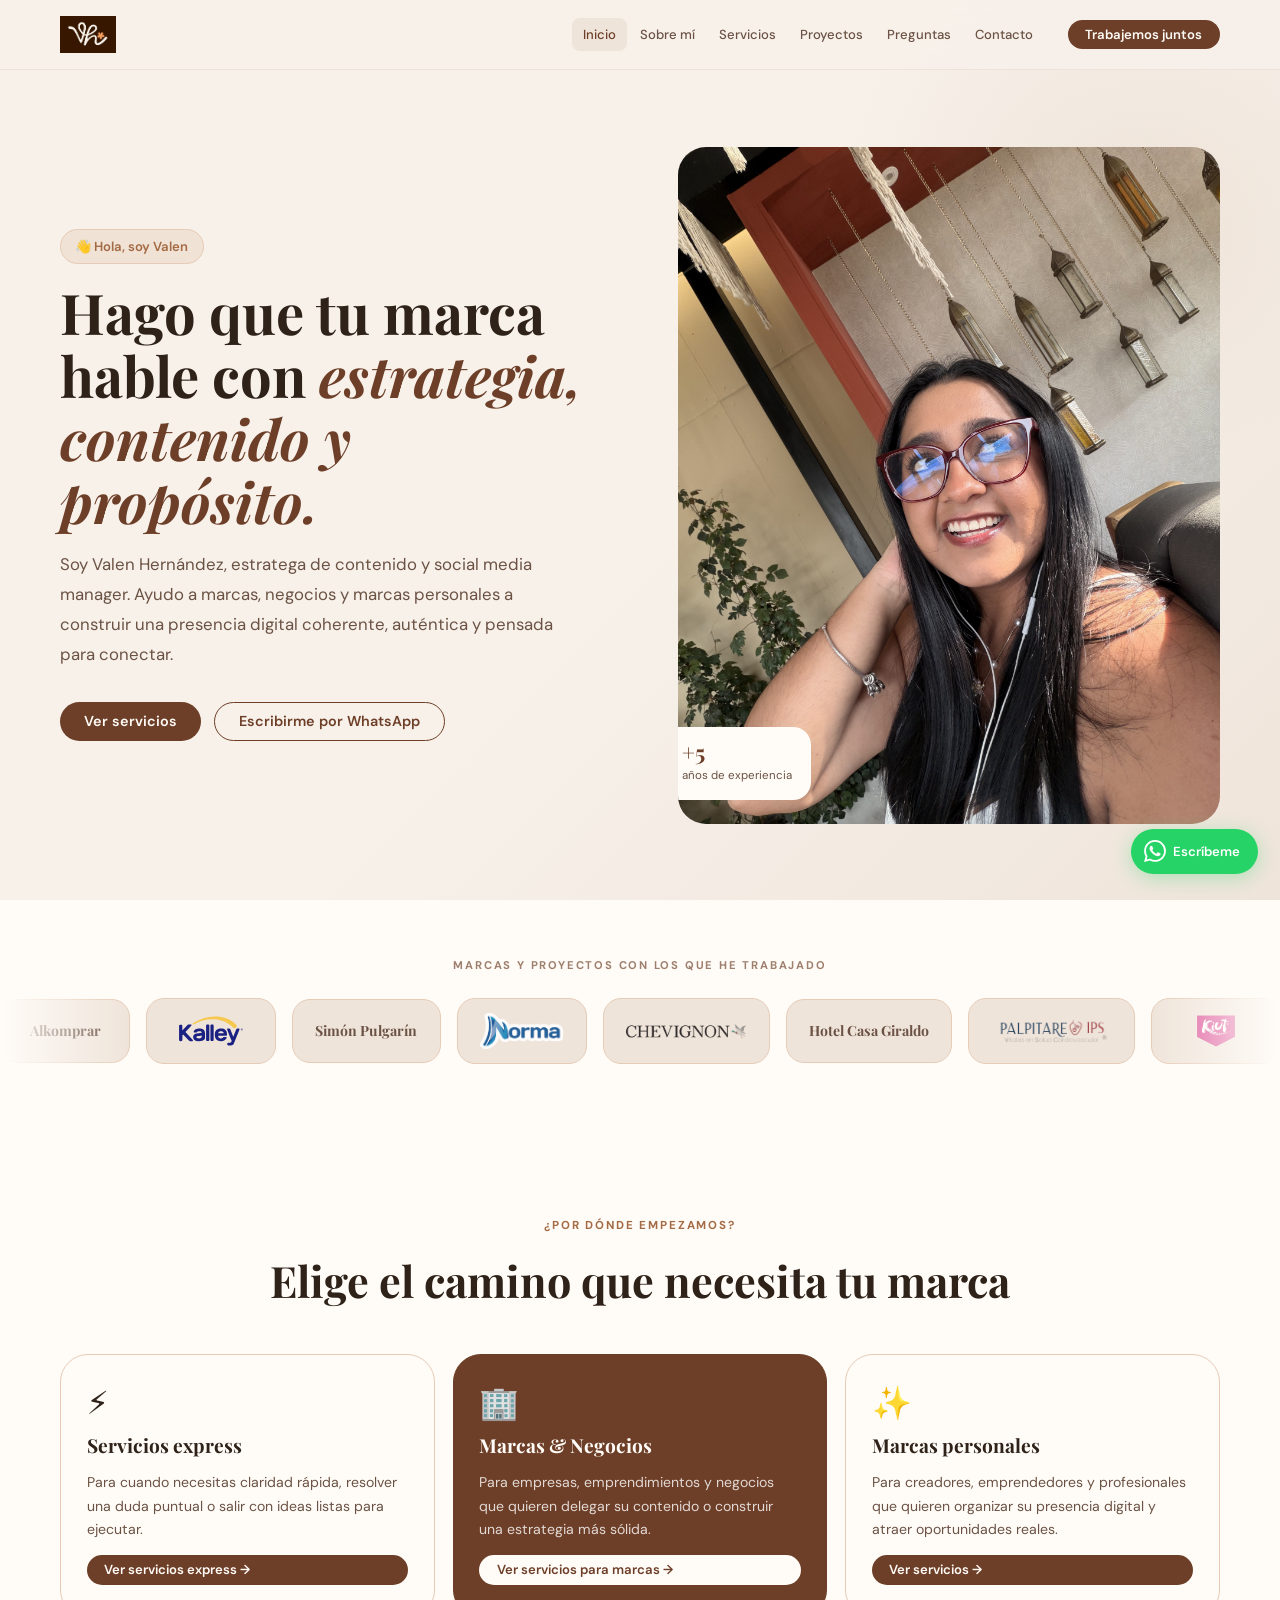
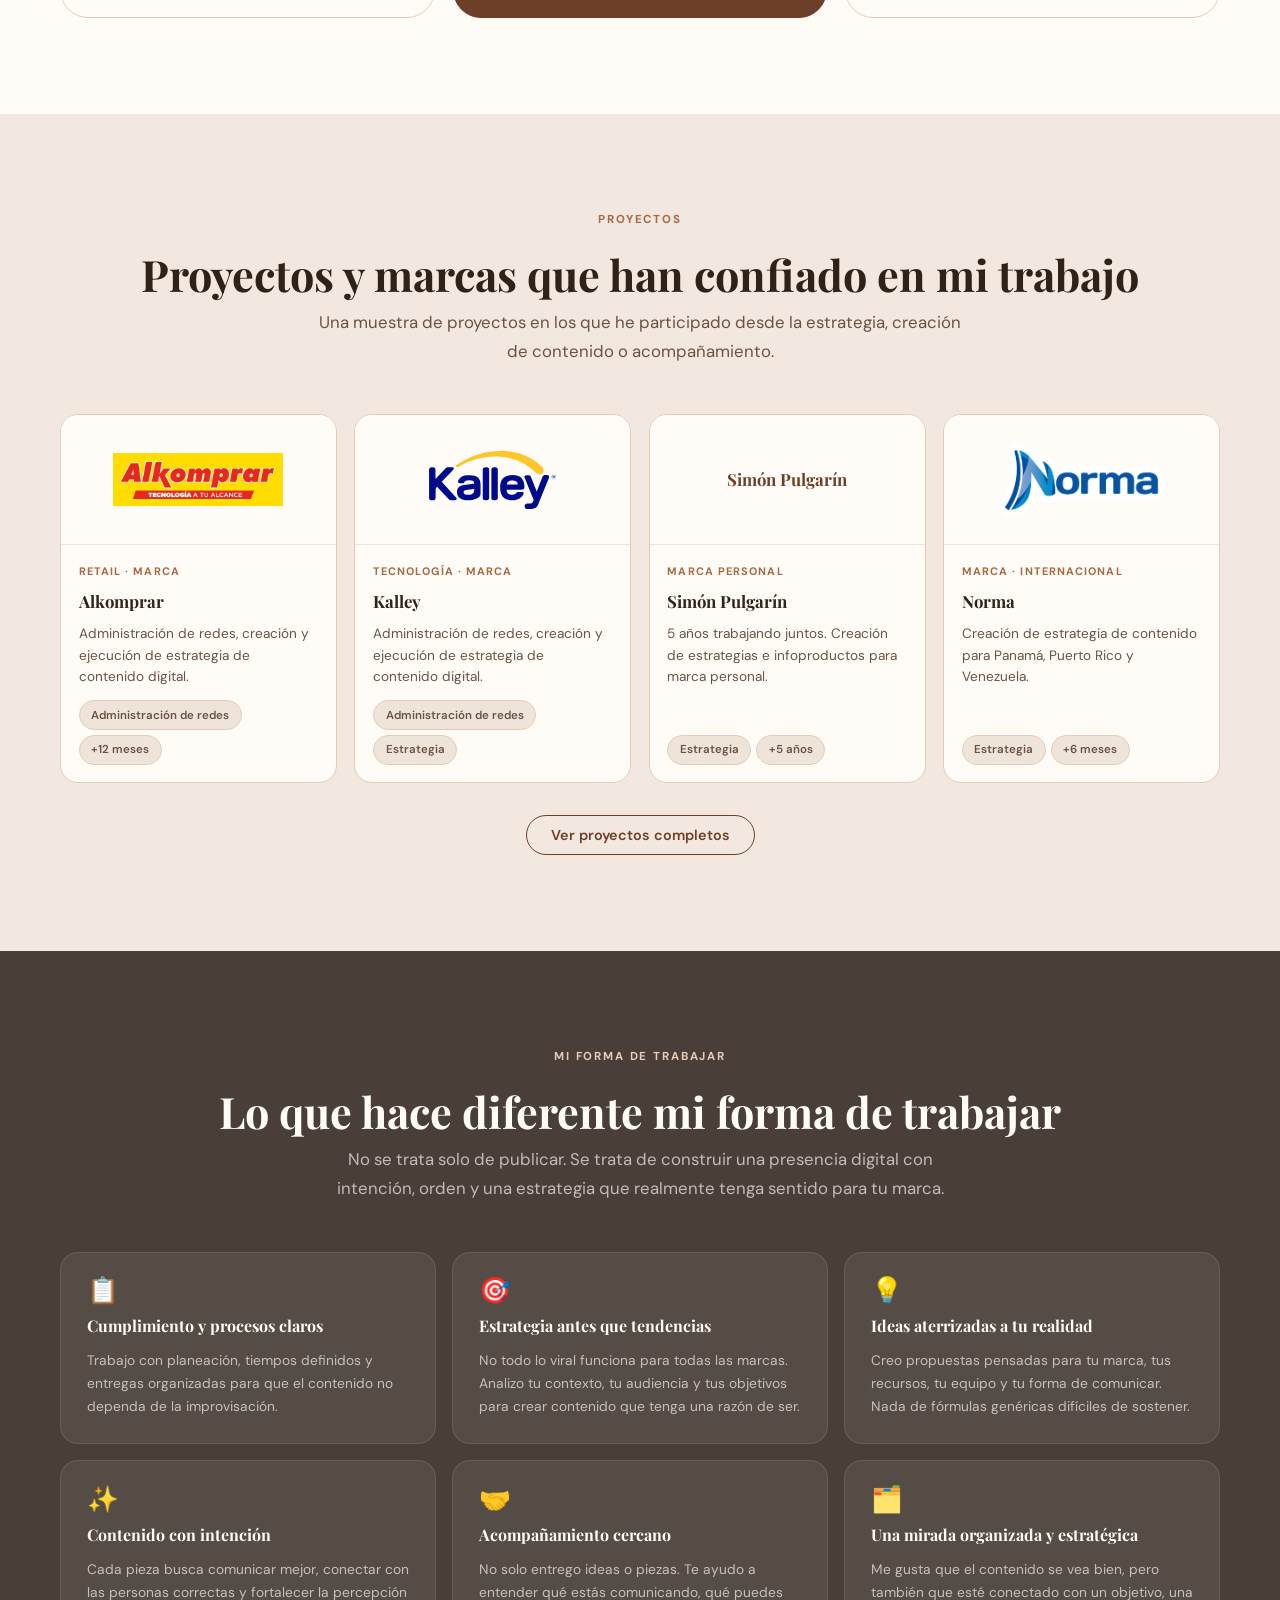
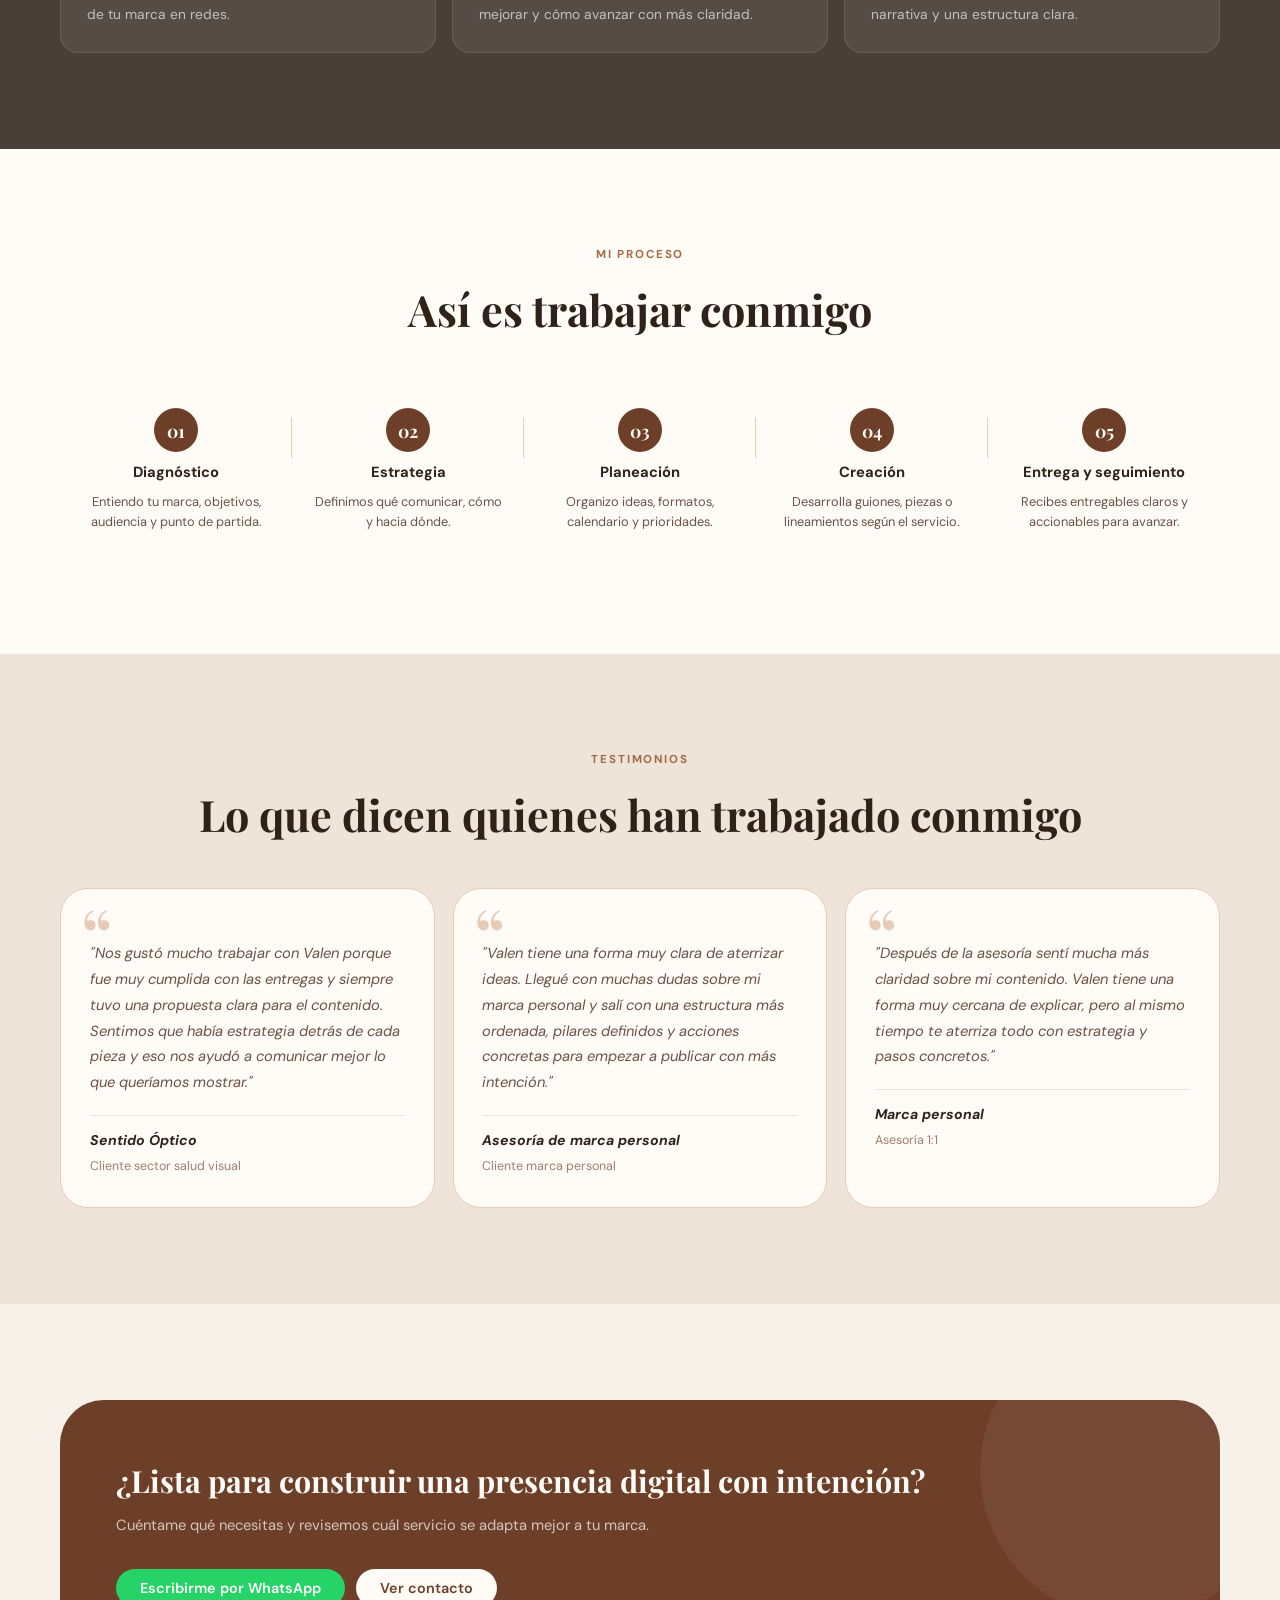
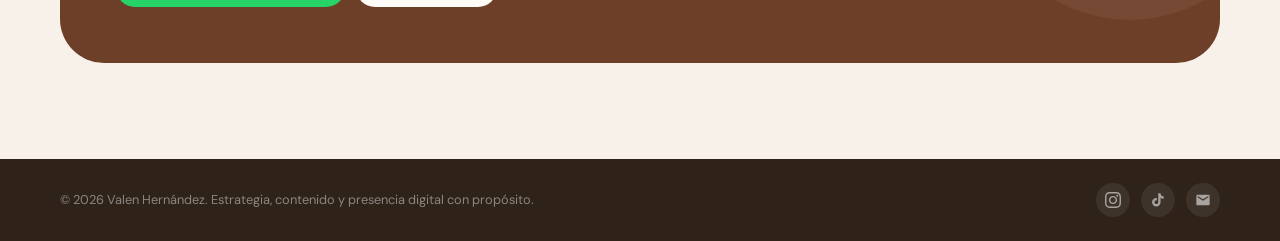
<file: index.html>
<!DOCTYPE html>
<html lang="es">
<head>
  <meta charset="UTF-8" />
  <meta name="viewport" content="width=device-width, initial-scale=1.0" />
  <title>Valen Hernández · Estratega de Contenido y Social Media Manager</title>
  <meta name="description" content="Ayudo a marcas, negocios y marcas personales a construir una presencia digital coherente, auténtica y pensada para conectar." />
  <meta property="og:title" content="Valen Hernández · Estratega de Contenido" />
  <meta property="og:description" content="Estrategia, contenido y presencia digital con propósito." />
  <meta property="og:url" content="https://soyvalenhernandez.com" />
  <link rel="icon" href="assets/icons/favicon.png" />
  <link rel="preconnect" href="https://fonts.googleapis.com" />
  <link rel="preconnect" href="https://fonts.gstatic.com" crossorigin />
  <link href="https://fonts.googleapis.com/css2?family=Playfair+Display:ital,wght@0,400;0,600;0,700;1,400&family=DM+Sans:opsz,wght@9..40,300;9..40,400;9..40,500;9..40,600&display=swap" rel="stylesheet" />
  <link rel="stylesheet" href="styles.css" />
</head>
<body>
<header class="navbar" id="navbar">
  <div class="navbar__inner">
    <a href="index.html" class="navbar__logo"><img src="assets/logos/logo.png" alt="Valen Hernández" class="navbar__logo-img" /></a>
    <nav class="navbar__nav" aria-label="Navegación principal">
      <a href="index.html" class="nav-link active">Inicio</a>
      <a href="sobre-mi.html" class="nav-link">Sobre mí</a>
      <a href="servicios.html" class="nav-link">Servicios</a>
      <a href="portafolio.html" class="nav-link">Proyectos</a>
      <a href="faq.html" class="nav-link">Preguntas</a>
      <a href="contacto.html" class="nav-link">Contacto</a>
    </nav>
    <a href="https://wa.me/573104704939?text=Hola%20Valen%2C%20quiero%20información%20sobre%20tus%20servicios" class="btn btn-primary btn-sm navbar__cta" target="_blank" rel="noopener">Trabajemos juntos</a>
    <button class="hamburger" id="hamburger" aria-label="Abrir menú" aria-expanded="false"><span></span><span></span><span></span></button>
  </div>
</header>
<div class="mobile-menu" id="mobileMenu" aria-hidden="true">
  <a href="index.html" class="nav-link">Inicio</a>
  <a href="sobre-mi.html" class="nav-link">Sobre mí</a>
  <a href="servicios.html" class="nav-link">Servicios</a>
  <a href="portafolio.html" class="nav-link">Proyectos</a>
  <a href="faq.html" class="nav-link">Preguntas frecuentes</a>
  <a href="contacto.html" class="nav-link">Contacto</a>
  <a href="https://wa.me/573104704939?text=Hola%20Valen%2C%20quiero%20información%20sobre%20tus%20servicios" class="btn btn-primary" target="_blank" rel="noopener">Escribirme por WhatsApp</a>
</div>
<main>

<!-- HERO -->
<section class="hero" aria-label="Presentación principal">
  <div class="container">
    <div class="hero__grid">
      <div class="hero__text">
        <span class="hero__eyebrow reveal">👋 Hola, soy Valen</span>
        <h1 class="hero__title reveal">Hago que tu marca hable con <em>estrategia, contenido y propósito.</em></h1>
        <p class="hero__desc reveal">Soy Valen Hernández, estratega de contenido y social media manager. Ayudo a marcas, negocios y marcas personales a construir una presencia digital coherente, auténtica y pensada para conectar.</p>
        <div class="hero__btns reveal">
          <a href="servicios.html" class="btn btn-primary">Ver servicios</a>
          <a href="https://wa.me/573104704939?text=Hola%20Valen%2C%20quiero%20información%20sobre%20tus%20servicios" class="btn btn-outline" target="_blank" rel="noopener">Escribirme por WhatsApp</a>
        </div>
      </div>
      <div class="hero__photo-col reveal from-right">
        <div class="hero__photo-frame">
          <img src="assets/images/foto-hero.jpg" alt="Valen Hernández" onload="this.nextElementSibling.style.display='none'" onerror="this.style.display='none'" />
          <div class="hero__photo-placeholder"><span style="font-size:2.5rem">📸</span><span>Tu foto aquí<br><small>assets/images/foto-hero.jpg</small></span></div>
          <div class="hero__badge"><span class="hero__badge-num">+5</span><span class="hero__badge-text">años de experiencia</span></div>
        </div>
        <div class="hero__deco"></div>
      </div>
    </div>
  </div>
</section>

<!-- CLIENTS -->
<section class="clients-section" aria-label="Marcas con las que he trabajado">
  <p class="clients-section__label">Marcas y proyectos con los que he trabajado</p>
  <div class="carousel-track-wrap">
    <div class="carousel-track">
      <div class="carousel-item carousel-item--text">Alkomprar</div>
      <div class="carousel-item"><img src="assets/logos/kalley.svg" alt="Kalley" /></div>
      <div class="carousel-item carousel-item--text">Simón Pulgarín</div>
      <div class="carousel-item"><img src="assets/logos/norma.png" alt="Norma" /></div>
      <div class="carousel-item"><img src="assets/logos/chevignon.png" alt="Chevignon" /></div>
      <div class="carousel-item carousel-item--text">Hotel Casa Giraldo</div>
      <div class="carousel-item"><img src="assets/logos/palpitare.png" alt="Palpitare" /></div>
      <div class="carousel-item"><img src="assets/logos/kiut.png" alt="Kiut" /></div>
      <div class="carousel-item"><img src="assets/logos/sentido-optico.png" alt="Sentido Óptico" /></div>
      <div class="carousel-item carousel-item--text">Daniela Salazar</div>
      <div class="carousel-item carousel-item--text">Alkomprar</div>
      <div class="carousel-item"><img src="assets/logos/kalley.svg" alt="Kalley" /></div>
      <div class="carousel-item carousel-item--text">Simón Pulgarín</div>
      <div class="carousel-item"><img src="assets/logos/norma.png" alt="Norma" /></div>
      <div class="carousel-item"><img src="assets/logos/chevignon.png" alt="Chevignon" /></div>
      <div class="carousel-item carousel-item--text">Hotel Casa Giraldo</div>
      <div class="carousel-item"><img src="assets/logos/palpitare.png" alt="Palpitare" /></div>
      <div class="carousel-item"><img src="assets/logos/kiut.png" alt="Kiut" /></div>
      <div class="carousel-item"><img src="assets/logos/sentido-optico.png" alt="Sentido Óptico" /></div>
      <div class="carousel-item carousel-item--text">Daniela Salazar</div>
    </div>
  </div>
</section>

<!-- CAMINOS -->
<section class="section section--bg-white" aria-label="Caminos">
  <div class="container">
    <div class="section__head centered">
      <span class="section-label reveal">¿Por dónde empezamos?</span>
      <h2 class="section-title reveal">Elige el camino que necesita tu marca</h2>
    </div>
    <div class="paths-grid">
      <div class="path-card reveal"><div class="path-card__icon">⚡</div><h3 class="path-card__title">Servicios express</h3><p class="path-card__desc">Para cuando necesitas claridad rápida, resolver una duda puntual o salir con ideas listas para ejecutar.</p><a href="servicios.html" class="btn btn-primary btn-sm">Ver servicios express →</a></div>
      <div class="path-card path-card--featured reveal"><div class="path-card__icon">🏢</div><h3 class="path-card__title">Marcas &amp; Negocios</h3><p class="path-card__desc">Para empresas, emprendimientos y negocios que quieren delegar su contenido o construir una estrategia más sólida.</p><a href="servicios.html" class="btn btn-white btn-sm">Ver servicios para marcas →</a></div>
      <div class="path-card reveal"><div class="path-card__icon">✨</div><h3 class="path-card__title">Marcas personales</h3><p class="path-card__desc">Para creadores, emprendedores y profesionales que quieren organizar su presencia digital y atraer oportunidades reales.</p><a href="servicios.html" class="btn btn-primary btn-sm">Ver servicios →</a></div>
    </div>
  </div>
</section>

<!-- PORTAFOLIO DESTACADO -->
<section class="section section--bg-section" aria-label="Portafolio destacado">
  <div class="container">
    <div class="section__head centered">
      <span class="section-label reveal">Proyectos</span>
      <h2 class="section-title reveal">Proyectos y marcas que han confiado en mi trabajo</h2>
      <p class="section-subtitle reveal">Una muestra de proyectos en los que he participado desde la estrategia, creación de contenido o acompañamiento.</p>
    </div>
    <div class="portfolio-grid">
      <div class="portfolio-card reveal" onclick="window.location.href='portafolio.html'">
        <div class="portfolio-card__thumb"><img src="assets/logos/alkomprar.png" alt="Alkomprar" /><div class="portfolio-card__overlay"><span>Ver más →</span></div></div>
        <div class="portfolio-card__body"><span class="portfolio-card__cat">Retail · Marca</span><h3 class="portfolio-card__name">Alkomprar</h3><p class="portfolio-card__desc">Administración de redes, creación y ejecución de estrategia de contenido digital.</p><div class="portfolio-card__chips"><span class="chip">Administración de redes</span><span class="chip">+12 meses</span></div></div>
      </div>
      <div class="portfolio-card reveal" onclick="window.location.href='portafolio.html'">
        <div class="portfolio-card__thumb"><img src="assets/logos/kalley.svg" alt="Kalley" /><div class="portfolio-card__overlay"><span>Ver más →</span></div></div>
        <div class="portfolio-card__body"><span class="portfolio-card__cat">Tecnología · Marca</span><h3 class="portfolio-card__name">Kalley</h3><p class="portfolio-card__desc">Administración de redes, creación y ejecución de estrategia de contenido digital.</p><div class="portfolio-card__chips"><span class="chip">Administración de redes</span><span class="chip">Estrategia</span></div></div>
      </div>
      <div class="portfolio-card reveal" onclick="window.location.href='portafolio.html'">
        <div class="portfolio-card__thumb portfolio-card__thumb--text">Simón Pulgarín<div class="portfolio-card__overlay"><span>Ver más →</span></div></div>
        <div class="portfolio-card__body"><span class="portfolio-card__cat">Marca personal</span><h3 class="portfolio-card__name">Simón Pulgarín</h3><p class="portfolio-card__desc">5 años trabajando juntos. Creación de estrategias e infoproductos para marca personal.</p><div class="portfolio-card__chips"><span class="chip">Estrategia</span><span class="chip">+5 años</span></div></div>
      </div>
      <div class="portfolio-card reveal" onclick="window.location.href='portafolio.html'">
        <div class="portfolio-card__thumb"><img src="assets/logos/norma.png" alt="Norma" /><div class="portfolio-card__overlay"><span>Ver más →</span></div></div>
        <div class="portfolio-card__body"><span class="portfolio-card__cat">Marca · Internacional</span><h3 class="portfolio-card__name">Norma</h3><p class="portfolio-card__desc">Creación de estrategia de contenido para Panamá, Puerto Rico y Venezuela.</p><div class="portfolio-card__chips"><span class="chip">Estrategia</span><span class="chip">+6 meses</span></div></div>
      </div>
    </div>
    <div style="text-align:center;margin-top:2rem" class="reveal"><a href="portafolio.html" class="btn btn-outline">Ver proyectos completos</a></div>
  </div>
</section>

<!-- DIFERENCIADORES -->
<section class="section section--bg-dark" aria-label="Mi forma de trabajar">
  <div class="container">
    <div class="section__head centered">
      <span class="section-label reveal">Mi forma de trabajar</span>
      <h2 class="section-title reveal">Lo que hace diferente mi forma de trabajar</h2>
      <p class="section-subtitle reveal">No se trata solo de publicar. Se trata de construir una presencia digital con intención, orden y una estrategia que realmente tenga sentido para tu marca.</p>
    </div>
    <div class="diff-grid">
      <div class="diff-card reveal"><div class="diff-card__icon">📋</div><h3 class="diff-card__title">Cumplimiento y procesos claros</h3><p class="diff-card__desc">Trabajo con planeación, tiempos definidos y entregas organizadas para que el contenido no dependa de la improvisación.</p></div>
      <div class="diff-card reveal"><div class="diff-card__icon">🎯</div><h3 class="diff-card__title">Estrategia antes que tendencias</h3><p class="diff-card__desc">No todo lo viral funciona para todas las marcas. Analizo tu contexto, tu audiencia y tus objetivos para crear contenido que tenga una razón de ser.</p></div>
      <div class="diff-card reveal"><div class="diff-card__icon">💡</div><h3 class="diff-card__title">Ideas aterrizadas a tu realidad</h3><p class="diff-card__desc">Creo propuestas pensadas para tu marca, tus recursos, tu equipo y tu forma de comunicar. Nada de fórmulas genéricas difíciles de sostener.</p></div>
      <div class="diff-card reveal"><div class="diff-card__icon">✨</div><h3 class="diff-card__title">Contenido con intención</h3><p class="diff-card__desc">Cada pieza busca comunicar mejor, conectar con las personas correctas y fortalecer la percepción de tu marca en redes.</p></div>
      <div class="diff-card reveal"><div class="diff-card__icon">🤝</div><h3 class="diff-card__title">Acompañamiento cercano</h3><p class="diff-card__desc">No solo entrego ideas o piezas. Te ayudo a entender qué estás comunicando, qué puedes mejorar y cómo avanzar con más claridad.</p></div>
      <div class="diff-card reveal"><div class="diff-card__icon">🗂️</div><h3 class="diff-card__title">Una mirada organizada y estratégica</h3><p class="diff-card__desc">Me gusta que el contenido se vea bien, pero también que esté conectado con un objetivo, una narrativa y una estructura clara.</p></div>
    </div>
  </div>
</section>

<!-- PROCESO -->
<section class="section section--bg-white" aria-label="Proceso">
  <div class="container">
    <div class="section__head centered">
      <span class="section-label reveal">Mi proceso</span>
      <h2 class="section-title reveal">Así es trabajar conmigo</h2>
    </div>
    <div class="process-list">
      <div class="process-step reveal"><div class="process-step__num">01</div><h3 class="process-step__title">Diagnóstico</h3><p class="process-step__desc">Entiendo tu marca, objetivos, audiencia y punto de partida.</p></div>
      <div class="process-step reveal"><div class="process-step__num">02</div><h3 class="process-step__title">Estrategia</h3><p class="process-step__desc">Definimos qué comunicar, cómo y hacia dónde.</p></div>
      <div class="process-step reveal"><div class="process-step__num">03</div><h3 class="process-step__title">Planeación</h3><p class="process-step__desc">Organizo ideas, formatos, calendario y prioridades.</p></div>
      <div class="process-step reveal"><div class="process-step__num">04</div><h3 class="process-step__title">Creación</h3><p class="process-step__desc">Desarrolla guiones, piezas o lineamientos según el servicio.</p></div>
      <div class="process-step reveal"><div class="process-step__num">05</div><h3 class="process-step__title">Entrega y seguimiento</h3><p class="process-step__desc">Recibes entregables claros y accionables para avanzar.</p></div>
    </div>
  </div>
</section>

<!-- TESTIMONIOS -->
<section class="section section--bg-warm" aria-label="Testimonios">
  <div class="container">
    <div class="section__head centered">
      <span class="section-label reveal">Testimonios</span>
      <h2 class="section-title reveal">Lo que dicen quienes han trabajado conmigo</h2>
    </div>
    <div class="testimonials-grid">
      <blockquote class="testimonial-card reveal"><p class="testimonial-card__text">"Nos gustó mucho trabajar con Valen porque fue muy cumplida con las entregas y siempre tuvo una propuesta clara para el contenido. Sentimos que había estrategia detrás de cada pieza y eso nos ayudó a comunicar mejor lo que queríamos mostrar."</p><footer class="testimonial-card__footer"><cite class="testimonial-card__name">Sentido Óptico</cite><span class="testimonial-card__role">Cliente sector salud visual</span></footer></blockquote>
      <blockquote class="testimonial-card reveal"><p class="testimonial-card__text">"Valen tiene una forma muy clara de aterrizar ideas. Llegué con muchas dudas sobre mi marca personal y salí con una estructura más ordenada, pilares definidos y acciones concretas para empezar a publicar con más intención."</p><footer class="testimonial-card__footer"><cite class="testimonial-card__name">Asesoría de marca personal</cite><span class="testimonial-card__role">Cliente marca personal</span></footer></blockquote>
      <blockquote class="testimonial-card reveal"><p class="testimonial-card__text">"Después de la asesoría sentí mucha más claridad sobre mi contenido. Valen tiene una forma muy cercana de explicar, pero al mismo tiempo te aterriza todo con estrategia y pasos concretos."</p><footer class="testimonial-card__footer"><cite class="testimonial-card__name">Marca personal</cite><span class="testimonial-card__role">Asesoría 1:1</span></footer></blockquote>
    </div>
  </div>
</section>

<!-- CTA -->
<section class="section"><div class="container"><div class="cta-banner reveal scale-in"><div class="cta-banner__text"><h2 class="cta-banner__title">¿Lista para construir una presencia digital con intención?</h2><p class="cta-banner__sub">Cuéntame qué necesitas y revisemos cuál servicio se adapta mejor a tu marca.</p></div><div class="cta-banner__btns"><a href="https://wa.me/573104704939?text=Hola%20Valen%2C%20quiero%20información%20sobre%20tus%20servicios" class="btn btn-wa" target="_blank" rel="noopener">Escribirme por WhatsApp</a><a href="contacto.html" class="btn btn-white">Ver contacto</a></div></div></div></section>

</main>
<footer class="footer"><div class="container footer__inner"><p class="footer__copy">© 2026 Valen Hernández. Estrategia, contenido y presencia digital con propósito.</p><div class="footer__social"><a href="https://www.instagram.com/vaalenhernandez_" target="_blank" rel="noopener" aria-label="Instagram"><svg width="16" height="16" viewBox="0 0 24 24" fill="currentColor"><path d="M12 2.163c3.204 0 3.584.012 4.85.07 3.252.148 4.771 1.691 4.919 4.919.058 1.265.069 1.645.069 4.849 0 3.205-.012 3.584-.069 4.849-.149 3.225-1.664 4.771-4.919 4.919-1.266.058-1.644.07-4.85.07-3.204 0-3.584-.012-4.849-.07-3.26-.149-4.771-1.699-4.919-4.92-.058-1.265-.07-1.644-.07-4.849 0-3.204.013-3.583.07-4.849.149-3.227 1.664-4.771 4.919-4.919 1.266-.057 1.645-.069 4.849-.069zm0-2.163c-3.259 0-3.667.014-4.947.072-4.358.2-6.78 2.618-6.98 6.98-.059 1.281-.073 1.689-.073 4.948 0 3.259.014 3.668.072 4.948.2 4.358 2.618 6.78 6.98 6.98 1.281.058 1.689.072 4.948.072 3.259 0 3.668-.014 4.948-.072 4.354-.2 6.782-2.618 6.979-6.98.059-1.28.073-1.689.073-4.948 0-3.259-.014-3.667-.072-4.947-.196-4.354-2.617-6.78-6.979-6.98-1.281-.059-1.69-.073-4.949-.073zm0 5.838c-3.403 0-6.162 2.759-6.162 6.162s2.759 6.163 6.162 6.163 6.162-2.759 6.162-6.163c0-3.403-2.759-6.162-6.162-6.162zm0 10.162c-2.209 0-4-1.79-4-4 0-2.209 1.791-4 4-4s4 1.791 4 4c0 2.21-1.791 4-4 4zm6.406-11.845c-.796 0-1.441.645-1.441 1.44s.645 1.44 1.441 1.44c.795 0 1.439-.645 1.439-1.44s-.644-1.44-1.439-1.44z"/></svg></a><a href="https://www.tiktok.com/@vaalenhernandez_" target="_blank" rel="noopener" aria-label="TikTok"><svg width="16" height="16" viewBox="0 0 24 24" fill="currentColor"><path d="M19.59 6.69a4.83 4.83 0 01-3.77-4.25V2h-3.45v13.67a2.89 2.89 0 01-2.88 2.5 2.89 2.89 0 01-2.89-2.89 2.89 2.89 0 012.89-2.89c.28 0 .54.04.79.1V9.01a6.33 6.33 0 00-.79-.05 6.34 6.34 0 00-6.34 6.34 6.34 6.34 0 006.34 6.34 6.34 6.34 0 006.33-6.34V8.69a8.18 8.18 0 004.78 1.52V6.76a4.85 4.85 0 01-1.01-.07z"/></svg></a><a href="mailto:Valen0118h@gmail.com" aria-label="Correo"><svg width="16" height="16" viewBox="0 0 24 24" fill="currentColor"><path d="M20 4H4c-1.1 0-2 .9-2 2v12c0 1.1.9 2 2 2h16c1.1 0 2-.9 2-2V6c0-1.1-.9-2-2-2zm0 4l-8 5-8-5V6l8 5 8-5v2z"/></svg></a></div></div></footer>
<a href="https://wa.me/573104704939?text=Hola%20Valen%2C%20quiero%20información%20sobre%20tus%20servicios" class="wa-float" target="_blank" rel="noopener" aria-label="WhatsApp"><svg width="22" height="22" viewBox="0 0 24 24" fill="currentColor"><path d="M17.472 14.382c-.297-.149-1.758-.867-2.03-.967-.273-.099-.471-.148-.67.15-.197.297-.767.966-.94 1.164-.173.199-.347.223-.644.075-.297-.15-1.255-.463-2.39-1.475-.883-.788-1.48-1.761-1.653-2.059-.173-.297-.018-.458.13-.606.134-.133.298-.347.446-.52.149-.174.198-.298.298-.497.099-.198.05-.371-.025-.52-.075-.149-.669-1.612-.916-2.207-.242-.579-.487-.5-.669-.51-.173-.008-.371-.01-.57-.01-.198 0-.52.074-.792.372-.272.297-1.04 1.016-1.04 2.479 0 1.462 1.065 2.875 1.213 3.074.149.198 2.096 3.2 5.077 4.487.709.306 1.262.489 1.694.625.712.227 1.36.195 1.871.118.571-.085 1.758-.719 2.006-1.413.248-.694.248-1.289.173-1.413-.074-.124-.272-.198-.57-.347m-5.421 7.403h-.004a9.87 9.87 0 01-5.031-1.378l-.361-.214-3.741.982.998-3.648-.235-.374a9.86 9.86 0 01-1.51-5.26c.001-5.45 4.436-9.884 9.888-9.884 2.64 0 5.122 1.03 6.988 2.898a9.825 9.825 0 012.893 6.994c-.003 5.45-4.437 9.884-9.885 9.884m8.413-18.297A11.815 11.815 0 0012.05 0C5.495 0 .16 5.335.157 11.892c0 2.096.547 4.142 1.588 5.945L.057 24l6.305-1.654a11.882 11.882 0 005.683 1.448h.005c6.554 0 11.89-5.335 11.893-11.893a11.821 11.821 0 00-3.48-8.413z"/></svg><span class="wa-float__label">Escríbeme</span></a>
<button class="back-top" id="backTop" aria-label="Volver arriba">↑</button>
<script src="script.js"></script>
</body>
</html>
</file>
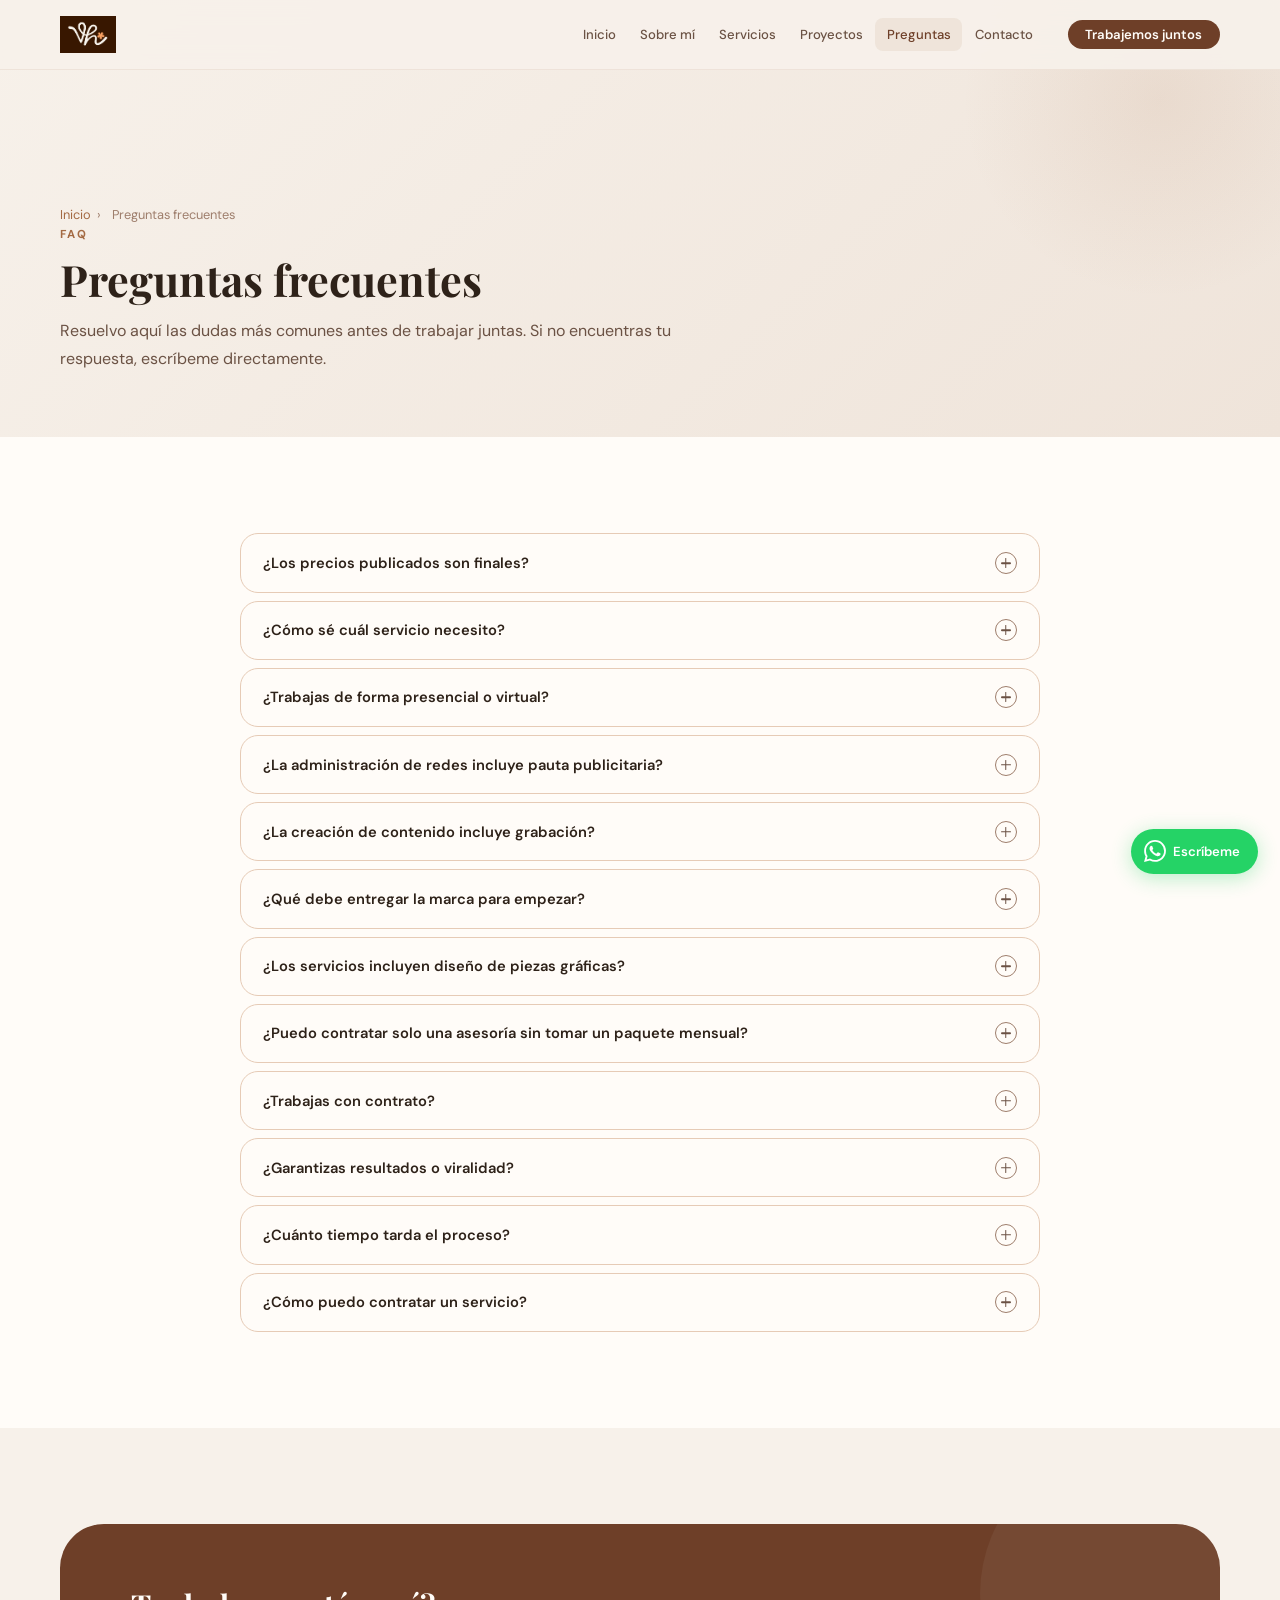
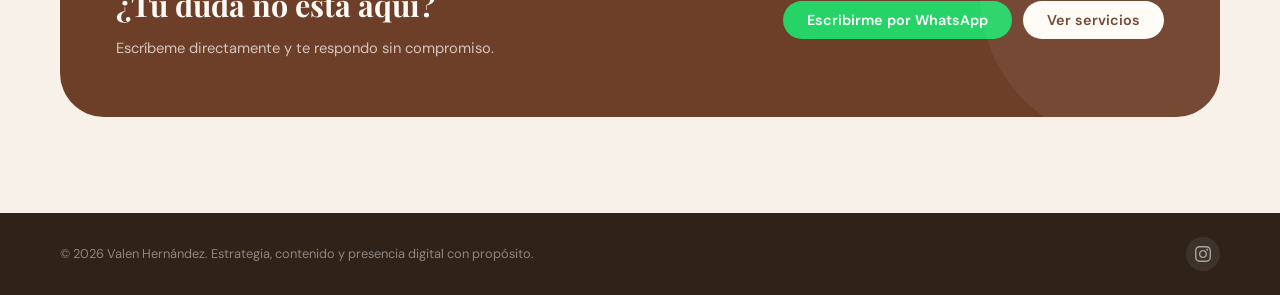
<file: faq.html>
<!DOCTYPE html>
<html lang="es">
<head>
  <meta charset="UTF-8" /><meta name="viewport" content="width=device-width, initial-scale=1.0" />
  <title>Preguntas frecuentes · Valen Hernández</title>
  <link rel="icon" href="assets/icons/favicon.png" />
  <link rel="preconnect" href="https://fonts.googleapis.com" /><link rel="preconnect" href="https://fonts.gstatic.com" crossorigin />
  <link href="https://fonts.googleapis.com/css2?family=Playfair+Display:ital,wght@0,400;0,600;0,700;1,400&family=DM+Sans:opsz,wght@9..40,300;9..40,400;9..40,500;9..40,600&display=swap" rel="stylesheet" />
  <link rel="stylesheet" href="styles.css" />
</head>
<body>
<header class="navbar" id="navbar"><div class="navbar__inner">
  <a href="index.html" class="navbar__logo"><img src="assets/logos/logo.png" alt="Valen Hernández" class="navbar__logo-img" /></a>
  <nav class="navbar__nav"><a href="index.html" class="nav-link">Inicio</a><a href="sobre-mi.html" class="nav-link">Sobre mí</a><a href="servicios.html" class="nav-link">Servicios</a><a href="portafolio.html" class="nav-link">Proyectos</a><a href="faq.html" class="nav-link active">Preguntas</a><a href="contacto.html" class="nav-link">Contacto</a></nav>
  <a href="https://wa.me/573104704939?text=Hola%20Valen%2C%20quiero%20información%20sobre%20tus%20servicios" class="btn btn-primary btn-sm navbar__cta" target="_blank" rel="noopener">Trabajemos juntos</a>
  <button class="hamburger" id="hamburger" aria-label="Abrir menú" aria-expanded="false"><span></span><span></span><span></span></button>
</div></header>
<div class="mobile-menu" id="mobileMenu" aria-hidden="true">
  <a href="index.html" class="nav-link">Inicio</a><a href="sobre-mi.html" class="nav-link">Sobre mí</a><a href="servicios.html" class="nav-link">Servicios</a><a href="portafolio.html" class="nav-link">Proyectos</a><a href="faq.html" class="nav-link">Preguntas frecuentes</a><a href="contacto.html" class="nav-link">Contacto</a>
  <a href="https://wa.me/573104704939?text=Hola%20Valen%2C%20quiero%20información%20sobre%20tus%20servicios" class="btn btn-primary" target="_blank" rel="noopener">Escribirme por WhatsApp</a>
</div>
<main>
<section class="page-hero">
  <div class="container"><div class="page-hero__inner">
    <nav class="breadcrumb"><a href="index.html">Inicio</a><span>›</span><span>Preguntas frecuentes</span></nav>
    <span class="section-label page-hero__label">FAQ</span>
    <h1 class="section-title page-hero__title">Preguntas frecuentes</h1>
    <p class="page-hero__desc">Resuelvo aquí las dudas más comunes antes de trabajar juntas. Si no encuentras tu respuesta, escríbeme directamente.</p>
  </div></div>
</section>

<section class="section section--bg-white">
  <div class="container">
    <div class="faq-list">

      <div class="faq-item reveal">
        <button class="faq-btn" aria-expanded="false">¿Los precios publicados son finales?<span class="faq-icon" aria-hidden="true"></span></button>
        <div class="faq-answer"><p>Los precios publicados son valores "desde". El valor final puede variar según el alcance del proyecto, la cantidad de piezas, el tipo de servicio, la ciudad, la complejidad de la producción y las necesidades específicas de la marca.</p></div>
      </div>

      <div class="faq-item reveal">
        <button class="faq-btn" aria-expanded="false">¿Cómo sé cuál servicio necesito?<span class="faq-icon" aria-hidden="true"></span></button>
        <div class="faq-answer"><p>Si necesitas resolver una duda puntual o salir con ideas rápidas, los servicios express son una buena opción. Si necesitas dirección, estructura y una ruta clara, la estrategia o asesoría 1:1 puede ser ideal. Si quieres delegar la creación o gestión de contenido, lo mejor es revisar un paquete para marcas o negocios.</p></div>
      </div>

      <div class="faq-item reveal">
        <button class="faq-btn" aria-expanded="false">¿Trabajas de forma presencial o virtual?<span class="faq-icon" aria-hidden="true"></span></button>
        <div class="faq-answer"><p>Las asesorías, diagnósticos y estrategias se realizan de forma virtual. Para creación de contenido presencial, se revisa la ciudad, la disponibilidad, el tipo de producción y los recursos necesarios antes de cotizar.</p></div>
      </div>

      <div class="faq-item reveal">
        <button class="faq-btn" aria-expanded="false">¿La administración de redes incluye pauta publicitaria?<span class="faq-icon" aria-hidden="true"></span></button>
        <div class="faq-answer"><p>No. Mi enfoque principal está en estrategia, contenido orgánico, planeación y gestión de redes. La pauta publicitaria puede revisarse como un servicio adicional o trabajarse con un aliado especializado, según las necesidades del proyecto.</p></div>
      </div>

      <div class="faq-item reveal">
        <button class="faq-btn" aria-expanded="false">¿La creación de contenido incluye grabación?<span class="faq-icon" aria-hidden="true"></span></button>
        <div class="faq-answer"><p>En los servicios de creación de contenido se puede incluir producción, grabación y edición, pero la marca debe facilitar los recursos necesarios como productos, espacios, personas, locaciones o insumos.</p></div>
      </div>

      <div class="faq-item reveal">
        <button class="faq-btn" aria-expanded="false">¿Qué debe entregar la marca para empezar?<span class="faq-icon" aria-hidden="true"></span></button>
        <div class="faq-answer"><p>Antes de iniciar, la marca debe compartir información clave como objetivos, redes actuales, referencias, tono de comunicación, productos o servicios, acceso a material visual, disponibilidad para grabaciones y cualquier información necesaria para entender el proyecto.</p></div>
      </div>

      <div class="faq-item reveal">
        <button class="faq-btn" aria-expanded="false">¿Los servicios incluyen diseño de piezas gráficas?<span class="faq-icon" aria-hidden="true"></span></button>
        <div class="faq-answer"><p>Sí, cuando el servicio contratado lo requiere. Algunas propuestas pueden incluir reels, carruseles, textos, historias, piezas visuales o lineamientos de comunicación, según el paquete o servicio elegido.</p></div>
      </div>

      <div class="faq-item reveal">
        <button class="faq-btn" aria-expanded="false">¿Puedo contratar solo una asesoría sin tomar un paquete mensual?<span class="faq-icon" aria-hidden="true"></span></button>
        <div class="faq-answer"><p>Sí. Los servicios express y las asesorías 1:1 están pensados para resolver necesidades puntuales sin comprometerte a un proceso mensual.</p></div>
      </div>

      <div class="faq-item reveal">
        <button class="faq-btn" aria-expanded="false">¿Trabajas con contrato?<span class="faq-icon" aria-hidden="true"></span></button>
        <div class="faq-answer"><p>Sí. Para servicios mensuales, administración de redes o proyectos de mayor alcance, se trabaja con contrato. En administración de redes, el contrato mínimo es de 3 meses.</p></div>
      </div>

      <div class="faq-item reveal">
        <button class="faq-btn" aria-expanded="false">¿Garantizas resultados o viralidad?<span class="faq-icon" aria-hidden="true"></span></button>
        <div class="faq-answer"><p>No prometo viralidad ni resultados específicos, porque dependen de muchos factores como la audiencia, la constancia, el producto, el mercado y la inversión de la marca. Mi trabajo se enfoca en construir una estrategia clara, contenido coherente y una presencia digital más sólida.</p></div>
      </div>

      <div class="faq-item reveal">
        <button class="faq-btn" aria-expanded="false">¿Cuánto tiempo tarda el proceso?<span class="faq-icon" aria-hidden="true"></span></button>
        <div class="faq-answer"><p>Depende del servicio. Una mini consulta puede resolverse en una sesión. Una estrategia puede tomar varias sesiones y días de desarrollo. Los servicios mensuales se organizan por calendario y cronograma de entregas.</p></div>
      </div>

      <div class="faq-item reveal">
        <button class="faq-btn" aria-expanded="false">¿Cómo puedo contratar un servicio?<span class="faq-icon" aria-hidden="true"></span></button>
        <div class="faq-answer"><p>Puedes escribirme por WhatsApp o Instagram contándome qué necesitas. Revisamos tu caso, te recomiendo el servicio más adecuado y, si hace sentido para ambas partes, definimos alcance, tiempos, inversión y próximos pasos.</p></div>
      </div>

    </div>
  </div>
</section>

<section class="section"><div class="container"><div class="cta-banner reveal scale-in"><div class="cta-banner__text"><h2 class="cta-banner__title">¿Tu duda no está aquí?</h2><p class="cta-banner__sub">Escríbeme directamente y te respondo sin compromiso.</p></div><div class="cta-banner__btns"><a href="https://wa.me/573104704939?text=Hola%20Valen%2C%20tengo%20una%20pregunta%20sobre%20tus%20servicios" class="btn btn-wa" target="_blank" rel="noopener">Escribirme por WhatsApp</a><a href="servicios.html" class="btn btn-white">Ver servicios</a></div></div></div></section>
</main>
<footer class="footer"><div class="container footer__inner"><p class="footer__copy">© 2026 Valen Hernández. Estrategia, contenido y presencia digital con propósito.</p><div class="footer__social"><a href="https://www.instagram.com/vaalenhernandez_" target="_blank" rel="noopener" aria-label="Instagram"><svg width="16" height="16" viewBox="0 0 24 24" fill="currentColor"><path d="M12 2.163c3.204 0 3.584.012 4.85.07 3.252.148 4.771 1.691 4.919 4.919.058 1.265.069 1.645.069 4.849 0 3.205-.012 3.584-.069 4.849-.149 3.225-1.664 4.771-4.919 4.919-1.266.058-1.644.07-4.85.07-3.204 0-3.584-.012-4.849-.07-3.26-.149-4.771-1.699-4.919-4.92-.058-1.265-.07-1.644-.07-4.849 0-3.204.013-3.583.07-4.849.149-3.227 1.664-4.771 4.919-4.919 1.266-.057 1.645-.069 4.849-.069zm0-2.163c-3.259 0-3.667.014-4.947.072-4.358.2-6.78 2.618-6.98 6.98-.059 1.281-.073 1.689-.073 4.948 0 3.259.014 3.668.072 4.948.2 4.358 2.618 6.78 6.98 6.98 1.281.058 1.689.072 4.948.072 3.259 0 3.668-.014 4.948-.072 4.354-.2 6.782-2.618 6.979-6.98.059-1.28.073-1.689.073-4.948 0-3.259-.014-3.667-.072-4.947-.196-4.354-2.617-6.78-6.979-6.98-1.281-.059-1.69-.073-4.949-.073zm0 5.838c-3.403 0-6.162 2.759-6.162 6.162s2.759 6.163 6.162 6.163 6.162-2.759 6.162-6.163c0-3.403-2.759-6.162-6.162-6.162zm0 10.162c-2.209 0-4-1.79-4-4 0-2.209 1.791-4 4-4s4 1.791 4 4c0 2.21-1.791 4-4 4zm6.406-11.845c-.796 0-1.441.645-1.441 1.44s.645 1.44 1.441 1.44c.795 0 1.439-.645 1.439-1.44s-.644-1.44-1.439-1.44z"/></svg></a></div></div></footer>
<a href="https://wa.me/573104704939?text=Hola%20Valen%2C%20quiero%20información%20sobre%20tus%20servicios" class="wa-float" target="_blank" rel="noopener" aria-label="WhatsApp"><svg width="22" height="22" viewBox="0 0 24 24" fill="currentColor"><path d="M17.472 14.382c-.297-.149-1.758-.867-2.03-.967-.273-.099-.471-.148-.67.15-.197.297-.767.966-.94 1.164-.173.199-.347.223-.644.075-.297-.15-1.255-.463-2.39-1.475-.883-.788-1.48-1.761-1.653-2.059-.173-.297-.018-.458.13-.606.134-.133.298-.347.446-.52.149-.174.198-.298.298-.497.099-.198.05-.371-.025-.52-.075-.149-.669-1.612-.916-2.207-.242-.579-.487-.5-.669-.51-.173-.008-.371-.01-.57-.01-.198 0-.52.074-.792.372-.272.297-1.04 1.016-1.04 2.479 0 1.462 1.065 2.875 1.213 3.074.149.198 2.096 3.2 5.077 4.487.709.306 1.262.489 1.694.625.712.227 1.36.195 1.871.118.571-.085 1.758-.719 2.006-1.413.248-.694.248-1.289.173-1.413-.074-.124-.272-.198-.57-.347m-5.421 7.403h-.004a9.87 9.87 0 01-5.031-1.378l-.361-.214-3.741.982.998-3.648-.235-.374a9.86 9.86 0 01-1.51-5.26c.001-5.45 4.436-9.884 9.888-9.884 2.64 0 5.122 1.03 6.988 2.898a9.825 9.825 0 012.893 6.994c-.003 5.45-4.437 9.884-9.885 9.884m8.413-18.297A11.815 11.815 0 0012.05 0C5.495 0 .16 5.335.157 11.892c0 2.096.547 4.142 1.588 5.945L.057 24l6.305-1.654a11.882 11.882 0 005.683 1.448h.005c6.554 0 11.89-5.335 11.893-11.893a11.821 11.821 0 00-3.48-8.413z"/></svg><span class="wa-float__label">Escríbeme</span></a>
<button class="back-top" id="backTop" aria-label="Volver arriba">↑</button>
<script src="script.js"></script>
</body></html>
</file>
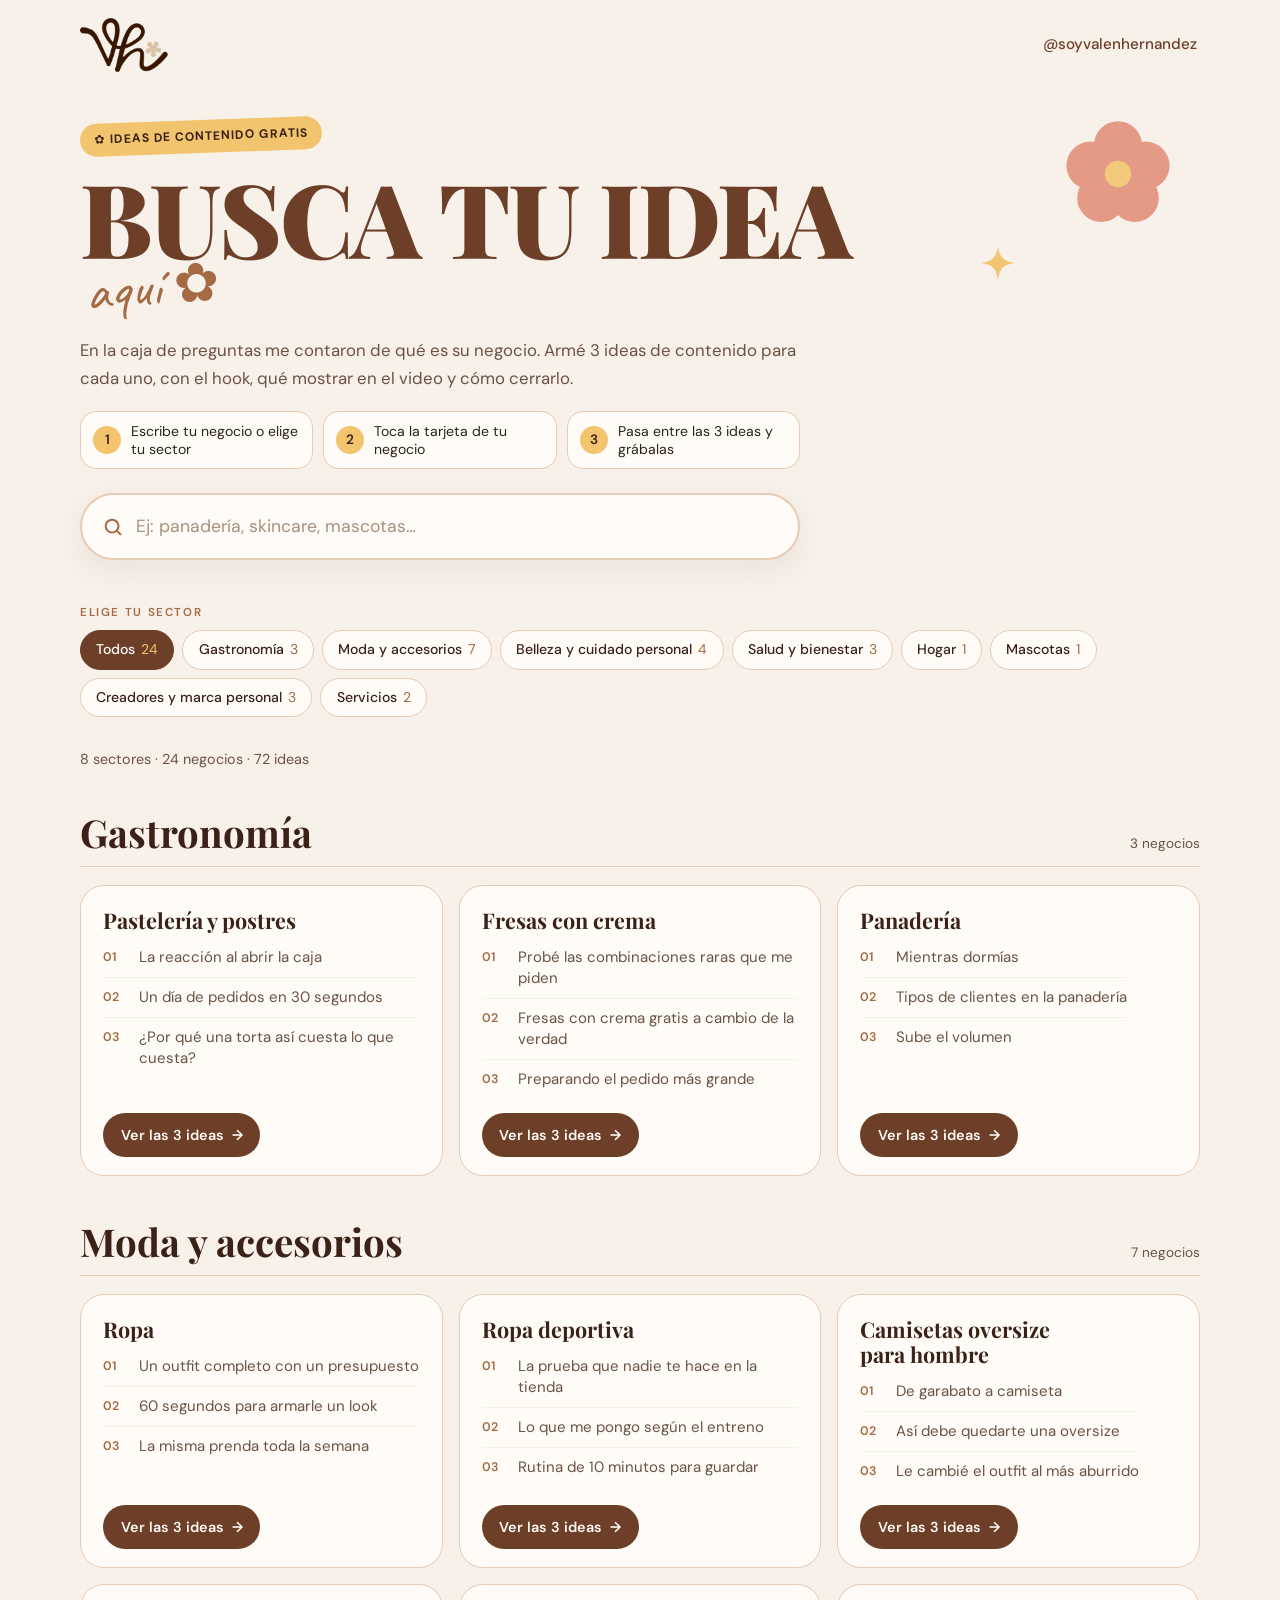
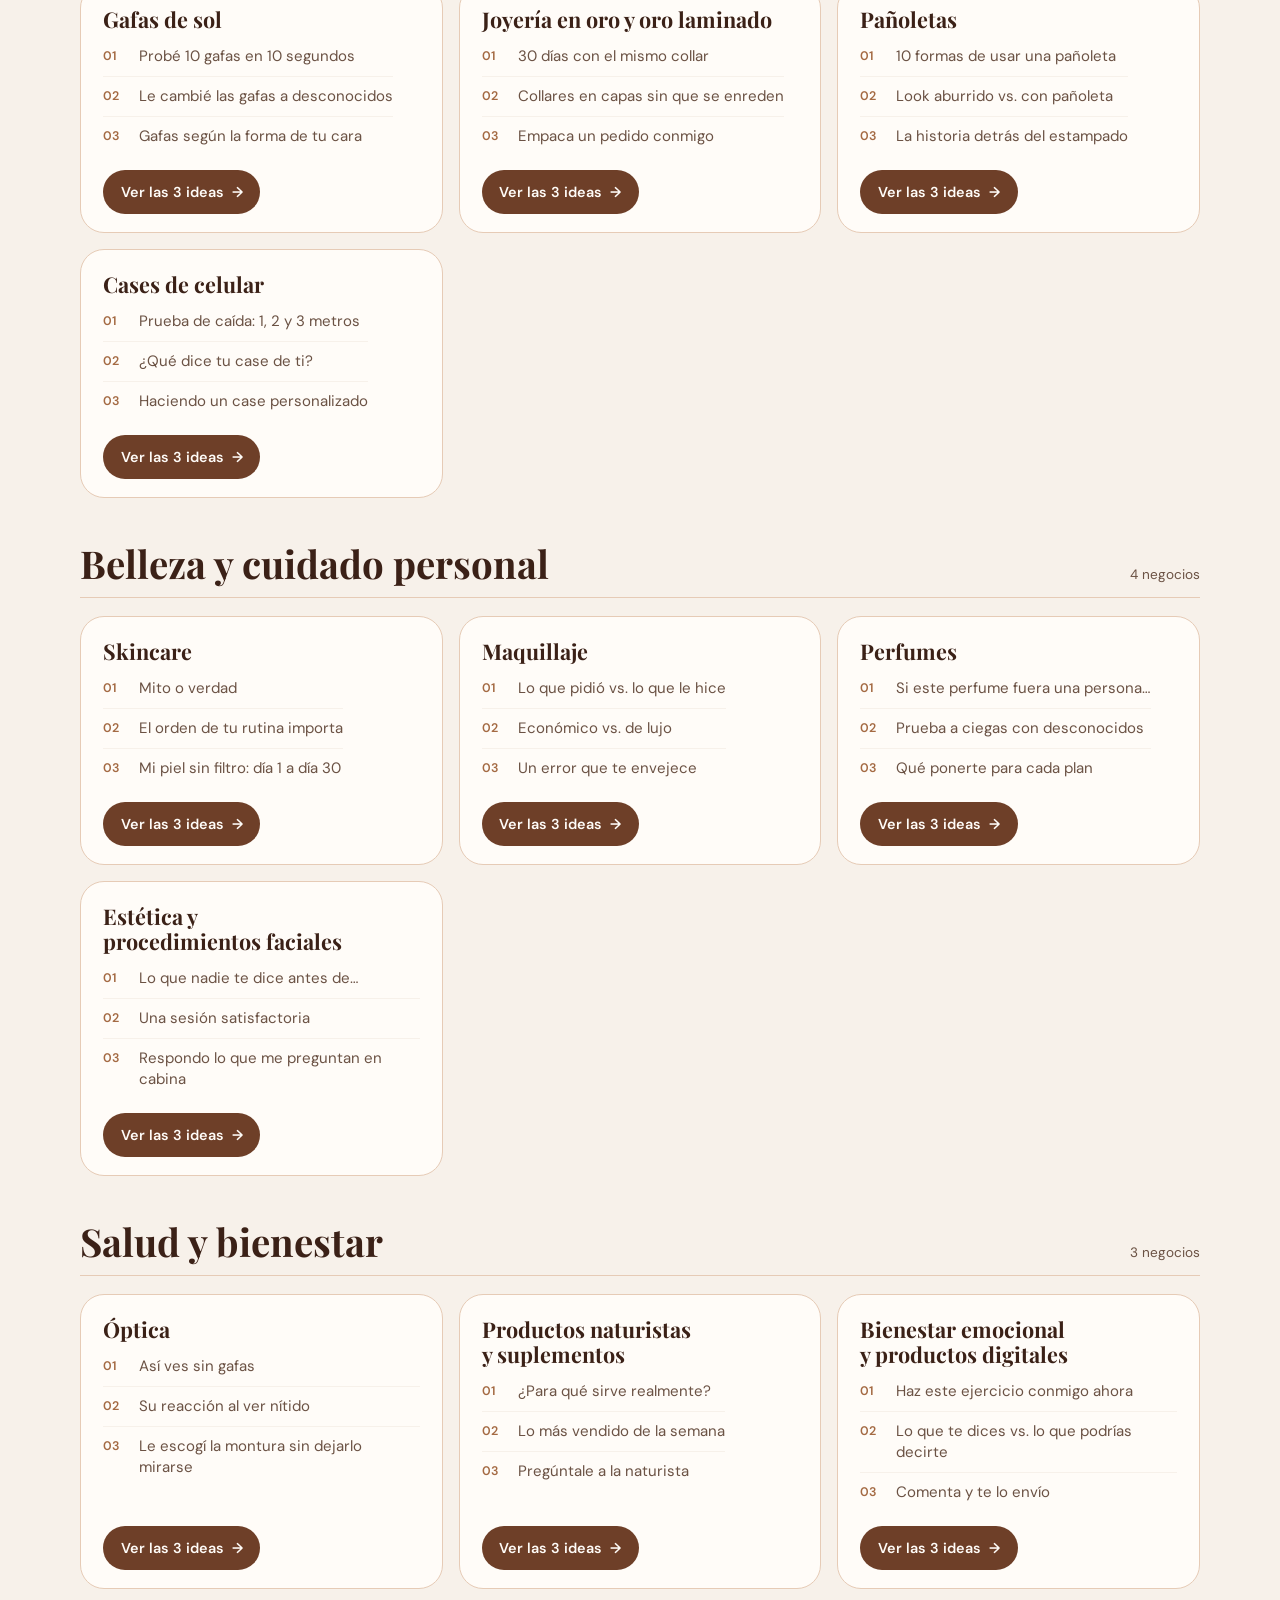
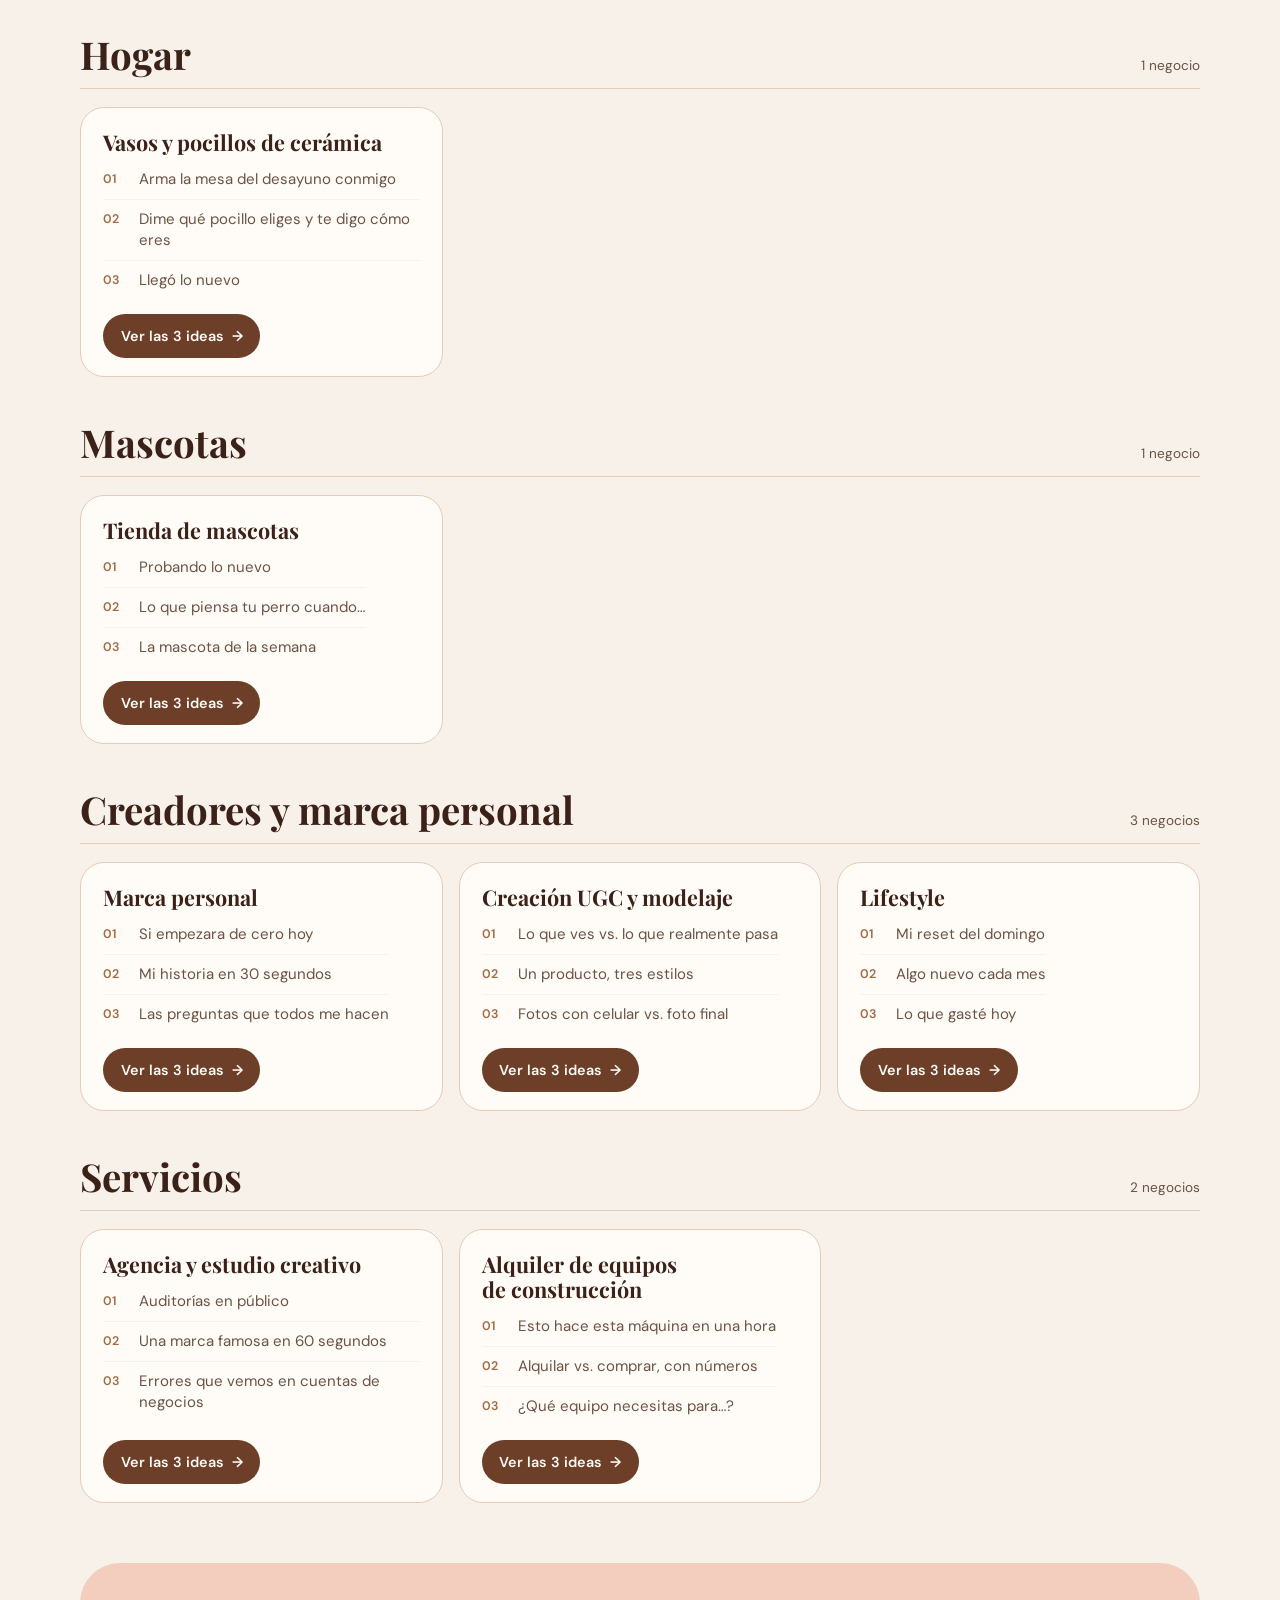
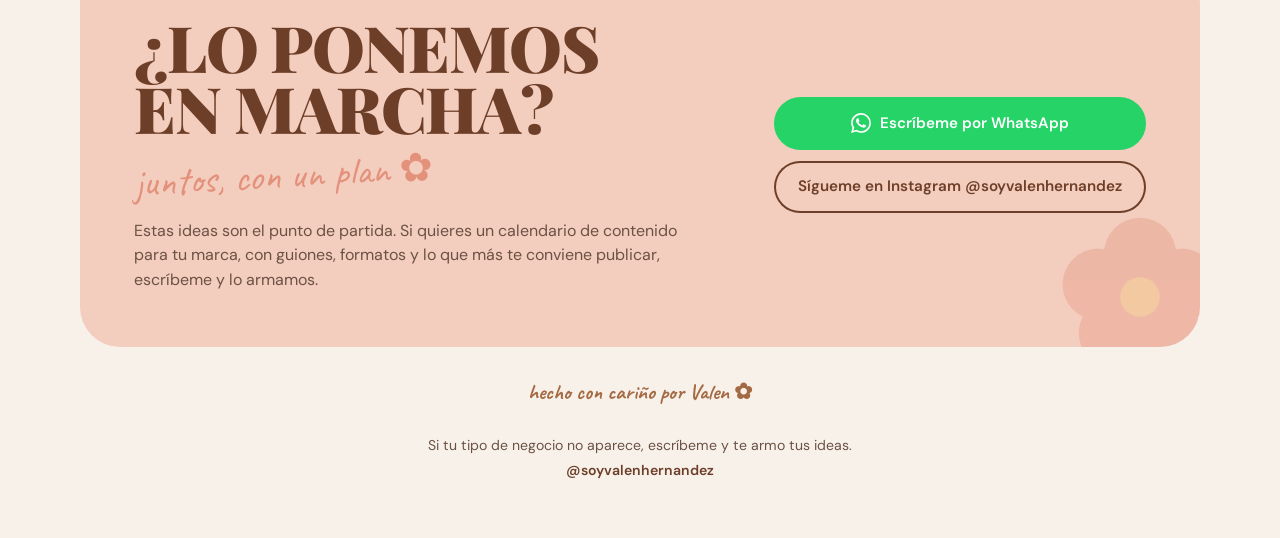
<file: ideas.html>
<!DOCTYPE html>
<html lang="es">
<head>
<meta charset="utf-8">
<meta name="viewport" content="width=device-width, initial-scale=1, viewport-fit=cover">
<title>Busca tu idea aquí</title>
<meta name="description" content="Ideas de contenido para redes por tipo de negocio, con el hook, qué mostrar en el video y cómo cerrarlo. Por Valen Hernández.">
<meta name="theme-color" content="#F7F1EA">
<link rel="icon" href="assets/icons/favicon.png">
<meta property="og:type" content="website">
<meta property="og:title" content="Busca tu idea aquí ✿ Ideas de contenido para tu negocio">
<meta property="og:description" content="72 ideas de contenido para 24 tipos de negocio, con el hook exacto y qué mostrar en el video.">
<meta property="og:url" content="https://soyvalenhernandez.com/ideas.html">
<meta property="og:image" content="https://soyvalenhernandez.com/assets/images/ideas-og.jpg">
<meta property="og:image:width" content="1200"><meta property="og:image:height" content="630">
<meta name="twitter:card" content="summary_large_image">
<link rel="preconnect" href="https://fonts.googleapis.com">
<link rel="preconnect" href="https://fonts.gstatic.com" crossorigin>
<link href="https://fonts.googleapis.com/css2?family=Playfair+Display:ital,wght@0,700;0,800;0,900;1,700;1,900&family=DM+Sans:opsz,wght@9..40,400;9..40,500;9..40,600;9..40,700&family=Caveat:wght@600;700&display=swap" rel="stylesheet">
<style>
/* Identidad Valen Hernández (misma paleta y tipografías de la miniconsulta). Layout: hero con buscador, franja, secciones por sector con tarjetas de ideas, cierre rosado con WhatsApp y botón flotante. Una sola temática clara a propósito. */
:root{
  --cream:#F7F1EA;
  --paper:#FFFCF8;
  --cocoa:#3B2117;
  --brown:#6E3F28;
  --caramel:#A46A43;
  --blush:#F3CDBE;
  --rose:#E4917C;
  --butter:#F2C46D;
  --sage:#A7B38F;
  --ink:#2E2219;
  --mid:#6B5244;
  --line:#E6CBB6;
  --wa:#25D366;
  --display:"Playfair Display", Georgia, serif;
  --body:"DM Sans", system-ui, sans-serif;
  --hand:"Caveat", "Bradley Hand", cursive;
  color-scheme: light;
}
*{box-sizing:border-box}
html,body{margin:0}
body{background:var(--cream);color:var(--ink);font-family:var(--body);font-size:16px;line-height:1.55;-webkit-font-smoothing:antialiased}
a{color:inherit}
.wrap{width:min(1160px,100%);margin-inline:auto;padding-inline:20px}
.hand{font-family:var(--hand);font-weight:700}
.eyebrow{font-size:.74rem;font-weight:700;letter-spacing:.16em;text-transform:uppercase;color:var(--caramel)}

/* botones */
.btn{display:inline-flex;align-items:center;justify-content:center;gap:.55rem;font-family:var(--body);font-weight:600;font-size:.95rem;border-radius:999px;padding:.9rem 1.5rem;text-decoration:none;border:0;cursor:pointer;transition:transform .2s, box-shadow .2s, background .2s}
.btn:hover{transform:translateY(-2px);box-shadow:0 10px 24px rgba(59,33,23,.18)}
.btn:focus-visible,.chip:focus-visible,.reset:focus-visible{outline:3px solid var(--butter);outline-offset:3px}
.btn svg{width:20px;height:20px;flex-shrink:0}
.btn--wa{background:var(--wa);color:#fff}
.btn--dark{background:var(--brown);color:var(--paper)}
.btn--dark:hover{background:var(--cocoa)}
.btn--ghost{background:transparent;color:var(--brown);box-shadow:inset 0 0 0 2px var(--brown)}
.btn--sm{padding:.6rem 1.05rem;font-size:.85rem}

/* header */
header.top{display:flex;justify-content:space-between;align-items:center;gap:14px;padding:18px 0}
.logo img{height:54px;width:auto;display:block}
.top nav{display:flex;align-items:center;gap:10px}
.top nav .ig{font-size:.95rem;font-weight:500;color:var(--brown);text-decoration:none;padding:.4rem .2rem}
.top nav .ig:hover{text-decoration:underline}

/* hero */
.hero{padding:30px 0 34px;display:grid;gap:18px;position:relative}
.tag{justify-self:start;display:inline-flex;align-items:center;gap:.4rem;background:var(--butter);color:var(--cocoa);font-weight:700;font-size:.76rem;letter-spacing:.08em;text-transform:uppercase;padding:.45rem .9rem;border-radius:999px;transform:rotate(-2deg)}
.hero h1{margin:0;font-family:var(--display);font-weight:900;font-size:clamp(3rem,9vw,6.4rem);line-height:.9;letter-spacing:-.02em;color:var(--brown);text-transform:uppercase;text-wrap:balance}
.hero .script{font-family:var(--hand);font-size:clamp(2.2rem,5vw,3.4rem);color:var(--caramel);line-height:1;transform:rotate(-4deg);display:inline-block;margin:-.2rem 0 .2rem .4rem}
.hero .lead{margin:0;max-width:60ch;color:var(--mid);font-size:1.05rem;line-height:1.7}
.hero .deco{position:absolute;right:2%;top:24px;width:120px;color:var(--rose);opacity:.9}
.hero .deco2{position:absolute;right:16%;top:150px;width:46px;color:var(--butter)}

.search{position:relative;display:block;margin-top:6px;max-width:720px}
.search svg{position:absolute;left:22px;top:50%;transform:translateY(-50%);width:22px;height:22px;stroke:var(--caramel)}
.search input{width:100%;font:inherit;font-size:1.1rem;padding:1.1rem 1.2rem 1.1rem 3.4rem;border-radius:999px;border:2px solid var(--line);background:var(--paper);color:var(--ink);outline:none;box-shadow:0 10px 30px rgba(110,63,40,.08)}
.search input::placeholder{color:#A8907F}
.search input:focus-visible{border-color:var(--brown)}

.chips{display:flex;flex-wrap:wrap;gap:8px}
.chip{font:inherit;font-size:.88rem;font-weight:500;padding:.5rem .95rem;border-radius:999px;border:1.5px solid var(--line);background:var(--paper);color:var(--cocoa);cursor:pointer;display:inline-flex;gap:6px;align-items:center}
.chip b{font-weight:400;color:var(--caramel);font-variant-numeric:tabular-nums}
.chip:hover{border-color:var(--brown)}
.chip[aria-pressed="true"]{background:var(--brown);color:var(--paper);border-color:var(--brown)}
.chip[aria-pressed="true"] b{color:var(--butter)}


.status{display:flex;justify-content:space-between;align-items:center;gap:12px;flex-wrap:wrap;padding:22px 0 0;font-size:.9rem;color:var(--mid)}
.reset{font:inherit;font-size:.9rem;font-weight:500;color:var(--brown);background:none;border:0;cursor:pointer;padding:4px 0;text-decoration:underline}

/* sectores */
.sector{padding:40px 0 4px;display:grid;gap:18px}
.sector-head{display:flex;align-items:baseline;justify-content:space-between;gap:12px;flex-wrap:wrap;padding-bottom:12px;border-bottom:1px solid var(--line)}
.sector-head h2{font-family:var(--display);font-weight:700;font-size:clamp(1.8rem,4vw,2.4rem);line-height:1.1;color:var(--cocoa);margin:0;text-wrap:balance}
.sector-head span.n{font-size:.85rem;color:var(--mid)}

.grid{display:grid;grid-template-columns:repeat(auto-fill,minmax(300px,1fr));gap:16px}

/* tarjeta compacta */
.card{background:var(--paper);border-radius:24px;padding:22px 22px 18px;display:flex;flex-direction:column;gap:14px;border:1px solid var(--line);cursor:pointer;text-align:left;font:inherit;color:inherit;width:100%;transition:border-color .2s, transform .2s, box-shadow .2s}
.card:hover{border-color:var(--caramel);transform:translateY(-2px);box-shadow:0 12px 28px rgba(110,63,40,.10)}
.card:focus-visible{outline:3px solid var(--butter);outline-offset:3px}
.card h3{font-family:var(--display);font-weight:700;font-size:1.35rem;line-height:1.15;color:var(--cocoa);margin:0;text-wrap:balance}
.peek{list-style:none;margin:0;padding:0;display:grid}
.peek li{display:grid;grid-template-columns:28px 1fr;gap:8px;padding:9px 0;border-top:1px solid var(--cream);font-size:.94rem;line-height:1.4;color:var(--mid)}
.peek li:first-child{border-top:0;padding-top:0}
.peek .n{font-size:.78rem;font-weight:600;color:var(--caramel);font-variant-numeric:tabular-nums;padding-top:2px}
.more{margin-top:auto;align-self:flex-start;font-weight:600;font-size:.9rem;color:var(--paper);background:var(--brown);border-radius:999px;padding:.65rem 1.1rem;display:inline-flex;align-items:center;gap:8px;min-height:44px}
.card:hover .more{background:var(--cocoa)}
/* pasos */
.steps{list-style:none;margin:0;padding:0;display:grid;grid-template-columns:repeat(3,minmax(0,1fr));gap:10px;max-width:720px}
.steps li{display:flex;align-items:center;gap:10px;background:var(--paper);border:1px solid var(--line);border-radius:16px;padding:10px 12px;font-size:.88rem;line-height:1.3;color:var(--ink)}
.steps b{flex-shrink:0;width:28px;height:28px;border-radius:50%;background:var(--butter);color:var(--cocoa);display:grid;place-items:center;font-weight:600;font-size:.85rem}
/* barra de sectores */
.finder{position:sticky;top:0;z-index:5;background:var(--cream);padding:10px 0 8px;border-bottom:1px solid transparent;transition:border-color .2s, box-shadow .2s}
.finder.stuck{border-bottom-color:var(--line);box-shadow:0 6px 16px rgba(110,63,40,.08)}
.finder__top{display:flex;justify-content:space-between;align-items:baseline;margin-bottom:8px}
.finder__lbl{font-size:.72rem;font-weight:600;letter-spacing:.14em;text-transform:uppercase;color:var(--caramel)}
.finder__hint{display:none;font-size:.8rem;color:var(--mid)}
.chips-wrap{position:relative}

.empty{text-align:center;padding:48px 16px;border:1px dashed var(--line);border-radius:24px;color:var(--mid);margin-top:24px;background:var(--paper)}
.empty strong{display:block;font-family:var(--display);font-weight:700;font-size:1.5rem;color:var(--cocoa);margin-bottom:6px}

/* cierre */
.final{background:var(--blush);border-radius:40px;padding:clamp(2rem,5vw,3.4rem);margin:56px 0 28px;display:grid;grid-template-columns:1.3fr auto;gap:2rem;align-items:center;position:relative;overflow:hidden}
.final h2{margin:0;font-family:var(--display);font-weight:900;font-size:clamp(2.2rem,5.6vw,4rem);line-height:.95;letter-spacing:-.02em;color:var(--brown);text-transform:uppercase;text-wrap:balance}
.final .script{font-family:var(--hand);font-size:clamp(1.8rem,4vw,2.5rem);color:var(--rose);transform:rotate(-3deg);display:inline-block;margin-top:.3rem}
.final p{margin:.8rem 0 0;max-width:50ch;color:var(--mid)}
.final__side{display:flex;flex-direction:column;gap:.7rem;position:relative;z-index:1}
.final .deco{position:absolute;right:-30px;bottom:-40px;width:180px;color:var(--rose);opacity:.35}
footer.bottom{font-size:.88rem;color:var(--mid);padding:0 0 56px;text-align:center;display:grid;gap:4px;justify-items:center}
footer.bottom .hand{font-size:1.35rem;color:var(--caramel)}
.ig-foot{font-weight:600;color:var(--brown);text-decoration:none}
.ig-foot:hover{text-decoration:underline}

/* modal */
body.lock{overflow:hidden}
.modal{position:fixed;inset:0;z-index:20;display:grid;place-items:center;padding:16px}
.modal[hidden]{display:none}
.modal__bg{position:absolute;inset:0;background:rgba(59,33,23,.5)}
.modal__panel{position:relative;background:var(--paper);border-radius:28px;width:min(680px,100%);max-height:calc(100% - 8px);overflow-y:auto;padding:28px 28px 24px;box-shadow:0 30px 80px rgba(59,33,23,.3);outline:none}
.modal__x{position:absolute;top:22px;right:22px;z-index:3;height:40px;padding:0 14px;border-radius:999px;border:1px solid var(--line);background:var(--paper);color:var(--cocoa);font:inherit;font-size:.85rem;font-weight:500;display:inline-flex;align-items:center;gap:6px;cursor:pointer}
.grab{display:none;width:44px;height:5px;border-radius:9px;background:var(--line);margin:-8px auto 12px}
.m-hint{margin:8px 0 0;font-size:.8rem;color:var(--mid);text-align:center}
.nav-btn[data-close]{background:var(--brown);color:var(--paper);border-radius:999px;padding:.7rem 1.2rem}
.modal__x:focus-visible,.tab:focus-visible,.nav-btn:focus-visible{outline:3px solid var(--butter);outline-offset:2px}
.m-sec{font-size:.72rem;font-weight:600;letter-spacing:.14em;text-transform:uppercase;color:var(--caramel)}
.m-title{font-family:var(--display);font-weight:700;font-size:clamp(1.6rem,4vw,2rem);line-height:1.1;color:var(--cocoa);margin:4px 48px 18px 0;text-wrap:balance}
.tabs{display:grid;grid-template-columns:repeat(3,1fr);gap:6px;background:var(--cream);padding:5px;border-radius:999px}
.tab{font:inherit;font-size:.85rem;font-weight:500;color:var(--mid);background:none;border:0;border-radius:999px;padding:.6rem .4rem;cursor:pointer}
.tab[aria-selected="true"]{background:var(--paper);color:var(--cocoa);font-weight:600;box-shadow:0 2px 8px rgba(110,63,40,.12)}
.pane{padding-top:24px;display:grid;gap:22px}
.pane .fmt{font-size:.75rem;font-weight:600;letter-spacing:.1em;text-transform:uppercase;color:var(--rose)}
.pane h4{font-family:var(--display);font-weight:700;font-size:1.45rem;line-height:1.2;color:var(--cocoa);margin:4px 0 8px;text-wrap:balance}
.pane .desc{margin:0;color:var(--mid);line-height:1.65;max-width:60ch}
.lbl{display:block;font-size:.72rem;font-weight:600;letter-spacing:.14em;text-transform:uppercase;color:var(--caramel);margin-bottom:8px}
.hook{margin:0;font-size:1.2rem;font-weight:500;line-height:1.4;color:var(--cocoa);padding:4px 0 4px 16px;border-left:3px solid var(--rose)}
.shots{list-style:none;margin:0;padding:0;display:grid;gap:10px;counter-reset:s}
.shots li{counter-increment:s;display:grid;grid-template-columns:28px 1fr;gap:10px;line-height:1.5;color:var(--ink)}
.shots li::before{content:counter(s);width:26px;height:26px;border-radius:50%;background:var(--cream);color:var(--caramel);font-size:.8rem;font-weight:600;display:grid;place-items:center}
.close-t{margin:0;color:var(--ink);line-height:1.5}
.m-head{position:sticky;top:-28px;z-index:2;background:var(--paper);margin:-28px -28px 0;padding:28px 28px 14px}
.m-nav{position:sticky;bottom:-24px;background:var(--paper);display:flex;justify-content:space-between;gap:10px;padding:14px 0 4px;margin:6px 0 -4px;border-top:1px solid var(--line)}
.nav-btn{font:inherit;font-size:.9rem;font-weight:500;color:var(--brown);background:none;border:0;padding:.7rem 0;min-height:44px;cursor:pointer}
.nav-btn[data-step="1"]:not(:disabled){background:var(--brown);color:var(--paper);border-radius:999px;padding:.7rem 1.2rem}
.nav-btn:disabled{opacity:.35;cursor:default}

@media (max-width:820px){
  .final{grid-template-columns:1fr}
  .hero .deco{width:80px;top:10px;right:0}
  .hero .deco2{display:none}
}
@media (max-width:640px){
  .hero{padding:14px 0 26px;gap:14px}
  .hero h1{font-size:clamp(2.6rem,13vw,3.4rem)}
  .hero .script{font-size:2.2rem}
  .hero .lead{font-size:1rem;line-height:1.6}
  .hero .deco{display:none}
  .chips{flex-wrap:nowrap;overflow-x:auto;margin-inline:-20px;padding:2px 44px 4px 20px;scrollbar-width:none;-webkit-overflow-scrolling:touch}
  .chips-wrap::after{content:"";position:absolute;right:-20px;top:0;bottom:0;width:56px;pointer-events:none;background:linear-gradient(90deg,rgba(247,241,234,0),var(--cream) 70%)}
  .finder__hint{display:inline}
  .steps{grid-template-columns:1fr;gap:6px}
  .steps li{padding:8px 12px;font-size:.92rem}
  .chips::-webkit-scrollbar{display:none}
  .chip{flex-shrink:0;padding:.6rem 1rem}
  .status{padding-top:6px}
  .sector{padding-top:30px}
  .grid{grid-template-columns:1fr;gap:12px}
  .card{padding:18px 18px 16px;border-radius:20px}
  .card h3{font-size:1.25rem}
  .modal{padding:0;place-items:end stretch}
  .modal__panel{width:100%;height:calc(100dvh - 28px);max-height:none;border-radius:24px 24px 0 0;padding:22px 20px calc(16px + env(safe-area-inset-bottom))}
  .m-head{top:-22px;margin:-22px -20px 0;padding:22px 20px 12px}
  .m-nav{bottom:calc(-16px - env(safe-area-inset-bottom));padding-bottom:calc(10px + env(safe-area-inset-bottom))}
  .modal__x{top:26px;right:16px}
  .grab{display:block}
  .m-title{font-size:1.55rem;margin-bottom:14px}
  .tab{font-size:.85rem;min-height:40px}
  .pane{padding-top:18px;gap:20px}
  .pane h4{font-size:1.3rem}
  .hook{font-size:1.1rem}
  .final{border-radius:28px;margin-top:40px}
  .final__side .btn{width:100%}
}
@media (max-width:420px){
  .top nav .ig{font-size:.85rem}
  .logo img{height:46px}
}
@media (prefers-reduced-motion:no-preference){ html{scroll-behavior:smooth} }
</style>
</head>
<body>
<svg width="0" height="0" style="position:absolute" aria-hidden="true">
  <symbol id="flower" viewBox="-50 -50 100 100"><g fill="currentColor"><circle cx="0" cy="-24" r="20"/><circle cx="23" cy="-7" r="20"/><circle cx="14" cy="20" r="20"/><circle cx="-14" cy="20" r="20"/><circle cx="-23" cy="-7" r="20"/></g><circle r="11" fill="#F2C46D"/></symbol>
  <symbol id="spark" viewBox="0 0 40 40"><path fill="currentColor" d="M20 0c1.6 10.6 4.4 13.4 15 15-10.6 1.6-13.4 4.4-15 15-1.6-10.6-4.4-13.4-15-15C15.6 13.4 18.4 10.6 20 0z" transform="translate(0 5)"/></symbol>
  <symbol id="blobnum" viewBox="0 0 100 100"><path fill="currentColor" d="M50 2c12 0 16 9 26 13s20 12 20 26-6 18-8 28-10 22-24 25-22-2-32-8S6 72 4 58 6 32 14 22 38 2 50 2z"/></symbol>
  <symbol id="wa" viewBox="0 0 24 24"><path fill="currentColor" d="M17.472 14.382c-.297-.149-1.758-.867-2.03-.967-.273-.099-.471-.148-.67.15-.197.297-.767.966-.94 1.164-.173.199-.347.223-.644.075-.297-.15-1.255-.463-2.39-1.475-.883-.788-1.48-1.761-1.653-2.059-.173-.297-.018-.458.13-.606.134-.133.298-.347.446-.52.149-.174.198-.298.298-.497.099-.198.05-.371-.025-.52-.075-.149-.669-1.612-.916-2.207-.242-.579-.487-.5-.669-.51-.173-.008-.371-.01-.57-.01-.198 0-.52.074-.792.372-.272.297-1.04 1.016-1.04 2.479 0 1.462 1.065 2.875 1.213 3.074.149.198 2.096 3.2 5.077 4.487.709.306 1.262.489 1.694.625.712.227 1.36.195 1.871.118.571-.085 1.758-.719 2.006-1.413.248-.694.248-1.289.173-1.413-.074-.124-.272-.198-.57-.347m-5.421 7.403h-.004a9.87 9.87 0 01-5.031-1.378l-.361-.214-3.741.982.998-3.648-.235-.374a9.86 9.86 0 01-1.51-5.26c.001-5.45 4.436-9.884 9.888-9.884 2.64 0 5.122 1.03 6.988 2.898a9.825 9.825 0 012.893 6.994c-.003 5.45-4.437 9.884-9.885 9.884m8.413-18.297A11.815 11.815 0 0012.05 0C5.495 0 .16 5.335.157 11.892c0 2.096.547 4.142 1.588 5.945L.057 24l6.305-1.654a11.882 11.882 0 005.683 1.448h.005c6.554 0 11.89-5.335 11.893-11.893a11.821 11.821 0 00-3.48-8.413z"/></symbol>
</svg>

<div class="wrap">
  <header class="top">
    <a class="logo" href="https://soyvalenhernandez.com" target="_blank" rel="noopener"><img src="[data-uri]" alt="Valen Hernández"></a>
    <nav>
      <a class="ig" href="https://www.instagram.com/soyvalenhernandez" target="_blank" rel="noopener">@soyvalenhernandez</a>
    </nav>
  </header>

  <section class="hero">
    <svg class="deco" viewBox="0 0 100 100" aria-hidden="true"><use href="#flower" width="100" height="100"/></svg>
    <svg class="deco2" viewBox="0 0 40 40" aria-hidden="true"><use href="#spark"/></svg>
    <span class="tag">✿ Ideas de contenido gratis</span>
    <div>
      <h1>Busca tu idea</h1>
      <span class="script">aquí ✿</span>
    </div>
    <p class="lead">En la caja de preguntas me contaron de qué es su negocio. Armé 3 ideas de contenido para cada uno, con el hook, qué mostrar en el video y cómo cerrarlo.</p>
    <ol class="steps" aria-label="Cómo usar esta página">
      <li><b>1</b><span>Escribe tu negocio o elige tu sector</span></li>
      <li><b>2</b><span>Toca la tarjeta de tu negocio</span></li>
      <li><b>3</b><span>Pasa entre las 3 ideas y grábalas</span></li>
    </ol>
    <label class="search" for="q">
      <svg viewBox="0 0 24 24" fill="none" stroke-width="2.2" stroke-linecap="round" aria-hidden="true"><circle cx="11" cy="11" r="7"/><path d="m20 20-3.5-3.5"/></svg>
      <input id="q" type="search" placeholder="Ej: panadería, skincare, mascotas…" autocomplete="off" aria-label="Busca tu tipo de negocio">
    </label>
  </section>
</div>
<div class="finder" id="finder">
  <div class="wrap">
    <div class="finder__top"><span class="finder__lbl">Elige tu sector</span><span class="finder__hint" aria-hidden="true">desliza →</span></div>
    <div class="chips-wrap"><div class="chips" id="chips" role="group" aria-label="Filtrar por sector"></div></div>
  </div>
</div>


<div class="wrap">
  <div class="status"><span id="shown" aria-live="polite"></span><button class="reset" id="reset" type="button" hidden>Ver todos los sectores</button></div>
  <main id="results"></main>

  <section class="final">
    <svg class="deco" viewBox="0 0 100 100" aria-hidden="true"><use href="#flower" width="100" height="100"/></svg>
    <div>
      <h2>¿Lo ponemos en marcha?</h2>
      <span class="script">juntos, con un plan ✿</span>
      <p>Estas ideas son el punto de partida. Si quieres un calendario de contenido para tu marca, con guiones, formatos y lo que más te conviene publicar, escríbeme y lo armamos.</p>
    </div>
    <div class="final__side">
      <a class="btn btn--wa" id="wa-final" href="#" target="_blank" rel="noopener"><svg><use href="#wa"/></svg>Escríbeme por WhatsApp</a>
      <a class="btn btn--ghost" href="https://www.instagram.com/soyvalenhernandez" target="_blank" rel="noopener">Sígueme en Instagram @soyvalenhernandez</a>
    </div>
  </section>
  <footer class="bottom"><span class="hand">hecho con cariño por Valen ✿</span><br>Si tu tipo de negocio no aparece, escríbeme y te armo tus ideas.<br><a class="ig-foot" href="https://www.instagram.com/soyvalenhernandez" target="_blank" rel="noopener">@soyvalenhernandez</a></footer>
</div>

<div class="modal" id="modal" hidden>
  <div class="modal__bg" data-close></div>
  <div class="modal__panel" role="dialog" aria-modal="true" aria-labelledby="m-title" tabindex="-1">
    <div id="m-body"></div>
  </div>
</div>

<script>
const SECTORS = [
 {s:"Gastronomía", cats:[
  {n:"Pastelería y postres", k:"pavés tortas postres repostería", i:[
   {f:"Reel",t:"La reacción al abrir la caja",idea:"Graba el momento en que el cliente recibe su pedido y lo abre. La emoción real vende más que cualquier foto del producto, y quien lo recibe casi siempre lo comparte.",hook:"«Su cara cuando vio la torta que pidió para su mamá»",show:["El pantallazo de la referencia que mandó por WhatsApp","Tres clips rápidos del proceso: base, relleno y decoración","La entrega de la caja cerrada","La apertura y la reacción, sin cortar"],close:"«¿Qué celebramos contigo este mes?»"},
   {f:"Reel",t:"Un día de pedidos en 30 segundos",idea:"Muestra todo lo que sale en un solo día. Transmite que eres una marca con movimiento y que la gente confía en ti.",hook:"«Hoy salieron 14 pedidos. Te los muestro todos»",show:["La lista o el tablero de pedidos de la mañana","Cada pedido terminado, un segundo por cada uno, con el nombre del postre en pantalla","Las cajas apiladas listas para salir","El último pedido saliendo por la puerta"],close:"«Los pedidos del fin de semana se cierran el jueves»"},
   {f:"Reel educativo",t:"¿Por qué una torta así cuesta lo que cuesta?",idea:"Responde la pregunta que todos piensan y nadie dice. Educa a tu cliente, justifica tu precio y te muestra como experta.",hook:"«¿Por qué una torta casera cuesta más que la del supermercado?»",show:["Todos los ingredientes en la mesa, con el precio de cada uno en pantalla","Un timelapse del trabajo, con las horas totales en un contador","El resultado final girando en la base","Texto final con el desglose: ingredientes + horas + empaque"],close:"«Ahora sabes lo que estás pagando: calidad»"}]},
  {n:"Fresas con crema", k:"postres fresas", i:[
   {f:"Reel",t:"Probé las combinaciones raras que me piden",idea:"Toma comentarios o pedidos con combinaciones extrañas, prepáralas y califícalas. Genera curiosidad y que la gente te pida más.",hook:"«Me pidieron fresas con crema con ___. Lo probé»",show:["El comentario o mensaje en pantalla","La preparación del vaso con el ingrediente raro","La primera probada, con tu reacción real","La calificación del 1 al 10 en grande"],close:"«Déjame en comentarios la próxima combinación que pruebo»"},
   {f:"Reel en la calle",t:"Fresas con crema gratis a cambio de la verdad",idea:"Sal a la calle con una bandeja y regala vasos a desconocidos a cambio de su opinión sincera. Las reacciones reales enganchan y se comparten.",hook:"«Le regalé fresas con crema a desconocidos para que me dijeran la verdad»",show:["Tú con la bandeja explicando el reto","Tres o cuatro personas probando","Sus caras y sus calificaciones","Tu reacción a la mejor y a la peor respuesta"],close:"«¿Dónde me encuentras? Te dejo la ubicación en historias»"},
   {f:"Reel",t:"Preparando el pedido más grande",idea:"Un pedido para un evento grande muestra capacidad y hace que otros piensen en ti para sus fiestas.",hook:"«Nos pidieron 80 vasos para un evento»",show:["Las fresas lavándose en cantidad","La fila larga de vasos vacíos","El armado en serie en timelapse","La entrega y el montaje en el evento"],close:"«¿Tienes un evento? Escríbenos»"}]},
  {n:"Panadería", k:"pan", i:[
   {f:"Reel",t:"Mientras dormías",idea:"Lo que pasa en la madrugada en una panadería. Muestra el esfuerzo detrás del pan fresco y crea conexión con tu barrio.",hook:"«Mientras dormías, esto estaba pasando»",show:["Un reloj o celular marcando las 4:00 a. m.","El amasado y el formado, con el sonido real","Las bandejas entrando y saliendo del horno","Las primeras canastas en la vitrina a las 6:00 a. m."],close:"«¿A qué hora vienes por el tuyo?»"},
   {f:"Sketch",t:"Tipos de clientes en la panadería",idea:"Humor con los personajes que todos reconocen. Es contenido que se etiqueta y se comparte.",hook:"«Tipos de clientes que llegan a una panadería»",show:["Personaje 1: «Deme lo más fresquito»","Personaje 2: el que pregunta el precio de todo y lleva un pan","Personaje 3: el que llega a las 7:59 cuando vas a cerrar","Personaje 4: el que pide «un pan normal»"],close:"«Etiqueta al que es así»"},
   {f:"Reel ASMR",t:"Sube el volumen",idea:"El sonido del pan partiéndose, con el micrófono muy cerca. Un formato semanal fácil de grabar y muy antojable.",hook:"«Sube el volumen»",show:["El pan entero en la mano","El momento de partirlo, con el micrófono cerca","La miga en primer plano","El nombre del pan en pantalla"],close:"«¿Cuál quieres escuchar el próximo viernes?»"}]}
 ]},
 {s:"Moda y accesorios", cats:[
  {n:"Ropa", k:"ropa blusas moda tienda", i:[
   {f:"Reel",t:"Un outfit completo con un presupuesto",idea:"Armas un look completo de la tienda con un monto fijo. Es dinámico, muestra variedad de prendas y le da a la gente una referencia de precio.",hook:"«Armé un outfit completo con $150.000»",show:["El monto en pantalla al inicio","Tú escogiendo prendas en la tienda, con el precio de cada una sumándose en pantalla","El cambio en el probador con una transición","El look final caminando, con el total exacto"],close:"«¿Lo hago con $100.000? Comenta SÍ»"},
   {f:"Reel reto",t:"60 segundos para armarle un look",idea:"Una clienta o amiga llega a la tienda y tienes un minuto para vestirla. El cronómetro le da ritmo y emoción al video.",hook:"«Tengo 60 segundos para armarle un outfit»",show:["El cronómetro arrancando en pantalla","Tú corriendo por la tienda escogiendo prendas","Ella entrando al probador","La salida con el look puesto y su reacción"],close:"«¿Quieres ser la próxima? Escríbeme»"},
   {f:"Reel",t:"La misma prenda toda la semana",idea:"Una sola prenda usada de cinco formas distintas, de lunes a viernes. Demuestra que la ropa rinde y da ideas para combinarla.",hook:"«Usé la misma prenda toda la semana y nadie se dio cuenta»",show:["El día de la semana en pantalla en cada clip","Lunes: look de oficina","Miércoles: con jean y tenis","Viernes: look para salir de noche"],close:"«¿Qué día te gustó más?»"}]},
  {n:"Ropa deportiva", k:"deporte gym leggins", i:[
   {f:"Reel",t:"La prueba que nadie te hace en la tienda",idea:"Una sentadilla frente a una luz fuerte para demostrar que la tela no transparenta. Responde la duda número uno antes de comprar.",hook:"«La prueba que toda leggin debería pasar»",show:["La luz fuerte encendida en un cuarto oscuro","La sentadilla lenta de espaldas a la cámara","Un close-up de la tela estirada","El texto «Pasó la prueba» al final"],close:"«¿Qué otra prueba le hacemos?»"},
   {f:"Reel",t:"Lo que me pongo según el entreno",idea:"Un outfit distinto para cada tipo de ejercicio, explicando por qué funciona. Ayuda a elegir y muestra el catálogo.",hook:"«Lo que me pongo según el entreno»",show:["Pilates: outfit y un movimiento","Pesas: outfit y una sentadilla con barra","Correr: outfit y un clip trotando","Texto corto por qué funciona cada prenda"],close:"«¿Cuál es tu entreno favorito?»"},
   {f:"Serie",t:"Rutina de 10 minutos para guardar",idea:"Una rutina corta con una entrenadora invitada, usando la ropa de la marca. La gente la guarda, y la entrenadora la comparte con su audiencia.",hook:"«10 minutos, sin equipo. Guárdalo para hoy»",show:["La entrenadora presentándose en 3 segundos","Cinco ejercicios, con el nombre y el tiempo en pantalla","Planos donde se vea bien la ropa en movimiento","El final, cansadas y sonriendo"],close:"«Etiqueta a la persona con la que la vas a hacer»"}]},
  {n:"Camisetas oversize para hombre", k:"camisetas estampadas emprender hombre", i:[
   {f:"Reel",t:"De garabato a camiseta",idea:"El proceso completo de un diseño. Muestra que la marca tiene identidad y que cada camiseta tiene trabajo detrás.",hook:"«Hace dos semanas esto era un garabato»",show:["El boceto en papel","El diseño en la pantalla del computador","El estampado en la plancha o la serigrafía","La camiseta puesta, caminando en la calle"],close:"«¿Qué diseño hago ahora?»"},
   {f:"Reel educativo",t:"Así debe quedarte una oversize",idea:"La mayoría de hombres no sabe qué talla escoger. Explicarlo te posiciona como la marca que sabe y reduce los cambios de talla.",hook:"«Si te queda así, no es oversize: es una talla mal escogida»",show:["Una camiseta mal escogida: demasiado larga y caída","La talla correcta puesta","Tres puntos marcados en pantalla: hombro, largo y manga","Tu tabla de tallas al final"],close:"«Escríbeme tu estatura y peso y te digo tu talla»"},
   {f:"Reel en la calle",t:"Le cambié el outfit al más aburrido",idea:"Sales a la calle, encuentras al outfit más básico y le regalas una camiseta. Dinámico, divertido y con un antes y después.",hook:"«Le regalé una camiseta al outfit más aburrido de la calle»",show:["Tú acercándote y explicando el reto","El outfit original de cuerpo completo","Él poniéndose la camiseta","El antes y después con transición y su reacción"],close:"«¿Dónde salgo la próxima vez?»"}]},
  {n:"Gafas de sol", k:"gafas lentes", i:[
   {f:"Reel",t:"Probé 10 gafas en 10 segundos",idea:"Una transición rápida con un modelo distinto en cada beat de la canción. Muestra el catálogo completo en un video que se repite.",hook:"«¿Cuál te llevas? Comenta el número»",show:["Un modelo por beat de la canción","El número de cada gafa en pantalla","Cambio de fondo o de outfit cada tres gafas","Un final con tu favorita"],close:"«¿Cuál fue la tuya?»"},
   {f:"Reel en la calle",t:"Le cambié las gafas a desconocidos",idea:"Te acercas a gente en la calle, le pruebas modelos distintos y ves cuál le queda mejor. Las reacciones reales hacen que el video se comparta.",hook:"«Le cambié las gafas a desconocidos en la calle»",show:["Tú acercándote con la bandeja de gafas","Cómo llegó la persona, con o sin gafas","Dos o tres modelos probados, con un espejo de mano","La que eligió y su reacción"],close:"«¿A quién le quedaron mejor?»"},
   {f:"Carrusel",t:"Gafas según la forma de tu cara",idea:"Una guía visual para elegir. La gente la guarda para cuando vaya a comprar.",hook:"«Deja de comprar gafas que no te quedan»",show:["Lámina 1: el título y cómo saber tu forma de cara","Una lámina por forma: redonda, cuadrada, ovalada y corazón","En cada una, una foto real con el modelo que mejor le queda","Lámina final: «¿Cuál es tu forma?»"],close:"«Guárdalo para tu próxima compra»"}]},
  {n:"Joyería en oro y oro laminado", k:"accesorios joyas collares aretes", i:[
   {f:"Serie",t:"30 días con el mismo collar",idea:"Usa una pieza en la ducha, en el gimnasio y en el mar, y documenta cómo va. Responde la duda de todos: ¿se pone negra?",hook:"«Día 1 de usar este collar sin quitármelo»",show:["El collar nuevo en close-up el día 1","Clips en la ducha, el gimnasio y el mar","El día en pantalla en cada video semanal","El close-up del día 30 al lado del día 1"],close:"«¿Qué pieza pongo a prueba ahora?»"},
   {f:"Reel tutorial",t:"Collares en capas sin que se enreden",idea:"El truco para usar varios collares a la vez. Contenido útil que muestra varias piezas en un solo video.",hook:"«El truco que nadie te dice para que tus collares no se enreden»",show:["Los collares enredados, el problema","El truco paso a paso, en las manos","Los collares puestos en capas, bien acomodados","Close-up final del resultado"],close:"«Guárdalo y etiqueta a la que siempre los tiene enredados»"},
   {f:"Reel ASMR",t:"Empaca un pedido conmigo",idea:"El empaque del pedido con el sonido de la caja, el papel y la tarjeta. Muestra el cuidado de la marca y antoja de recibir uno.",hook:"«Empaca conmigo este regalo de aniversario»",show:["La pieza sobre la mesa","El paño, la caja y el papel de seda","La tarjeta escrita a mano","La caja cerrada con el moño"],close:"«¿Para quién sería el tuyo?»"}]},
  {n:"Pañoletas", k:"accesorios bufandas", i:[
   {f:"Reel",t:"10 formas de usar una pañoleta",idea:"La misma pañoleta usada de diez maneras. Es un video que se guarda y que justifica comprar más de una.",hook:"«10 formas de usar una pañoleta en 30 segundos»",show:["Un corte por forma, al ritmo de la música","Pelo, cuello, bolso, top, muñeca y cinturón","El número de cada forma en pantalla","Tu favorita al final"],close:"«¿Cuál no conocías?»"},
   {f:"Reel",t:"Look aburrido vs. con pañoleta",idea:"El mismo outfit básico, transformado solo con la pañoleta. Demuestra el poder de un accesorio.",hook:"«El mismo outfit, una pañoleta de diferencia»",show:["El look básico de cuerpo completo","La transición con chasquido o mano frente a la cámara","El look con la pañoleta","Repite para oficina, salida y viaje"],close:"«¿Para qué plan la usarías?»"},
   {f:"Storytime",t:"La historia detrás del estampado",idea:"Qué inspiró cada diseño: un lugar, un recuerdo, una persona. Le da valor emocional al producto.",hook:"«Este estampado nació de un viaje que cambió mi vida»",show:["Fotos o videos de la inspiración","El boceto del diseño","La pañoleta terminada en close-up","Alguien usándola"],close:"«¿Cuál es tu estampado favorito?»"}]},
  {n:"Cases de celular", k:"fundas accesorios", i:[
   {f:"Reel",t:"Prueba de caída: 1, 2 y 3 metros",idea:"Lanza el celular con el case puesto y muestra cómo quedó. Responde la duda principal de quien compra un case.",hook:"«¿Hasta qué altura aguanta?»",show:["La medida de cada altura en pantalla","La caída en cámara lenta","El celular revisado en close-up después de cada caída","El resultado final"],close:"«¿Desde dónde lo lanzo la próxima?»"},
   {f:"Carrusel",t:"¿Qué dice tu case de ti?",idea:"Humor con personalidades según el estilo del case. La gente se identifica y etiqueta a sus amigas.",hook:"«Dime qué case tienes y te diré quién eres»",show:["Una lámina por estilo: minimalista, floral, con foto, con charms","Una descripción graciosa de la personalidad","Una foto real de cada case","Lámina final para comentar el número"],close:"«Etiqueta a quien es la número 3»"},
   {f:"Reel ASMR",t:"Haciendo un case personalizado",idea:"El proceso de un case con foto, desde la impresión hasta el empaque. Muestra lo personalizado y lo antoja.",hook:"«Me mandaron esta foto y así quedó su case»",show:["La foto original que mandó el cliente","La impresión y la aplicación","El case terminado en close-up","El empaque final"],close:"«¿Qué foto pondrías en el tuyo?»"}]}
 ]},
 {s:"Belleza y cuidado personal", cats:[
  {n:"Skincare", k:"piel cuidado facial cremas", i:[
   {f:"Serie",t:"Mito o verdad",idea:"Cada semana desmientes un mito de skincare. Te posiciona como la marca que sabe.",hook:"«¿La pasta de dientes quita los granos? Mito o verdad»",show:["El mito en pantalla con letra grande","El sello «MITO» o «VERDAD»","Tres razones cortas, una por clip","La fuente o el producto recomendado"],close:"«¿Qué mito reviso la próxima semana?»"},
   {f:"Reel",t:"El orden de tu rutina importa",idea:"El error más común al aplicar los productos. Es contenido útil que se guarda y se comparte.",hook:"«Si te aplicas esto antes que esto, estás botando el producto»",show:["El orden incorrecto con una X roja","El orden correcto, paso a paso","El nombre de cada paso en pantalla","La rutina completa en 5 segundos al final"],close:"«Guárdalo para tu rutina de esta noche»"},
   {f:"Serie",t:"Mi piel sin filtro: día 1 a día 30",idea:"Seguimiento real con luz natural, siempre en el mismo lugar. La comparación final es la que más se comparte.",hook:"«Día 1 usando esta rutina. Sin filtro»",show:["La cara de cerca con luz natural, el día 1","La rutina aplicada","El día en pantalla en cada video semanal","Pantalla dividida, día 1 vs. día 30"],close:"«¿Quieres saber qué usé? Comenta RUTINA»"}]},
  {n:"Maquillaje", k:"makeup maquilladora", i:[
   {f:"Reel",t:"Lo que pidió vs. lo que le hice",idea:"La foto de referencia que trajo la clienta al lado del resultado final. Demuestra la técnica en 5 segundos.",hook:"«Me trajo esta foto de referencia…»",show:["La foto de referencia en pantalla","La clienta sin maquillaje","Dos o tres clips rápidos del proceso","Pantalla dividida, referencia vs. resultado"],close:"«¿Qué look quieres que haga ahora?»"},
   {f:"Reel",t:"Económico vs. de lujo",idea:"Mitad de la cara con productos económicos y la otra mitad con productos caros. La gente comenta qué lado prefiere.",hook:"«Mitad de mi cara cuesta $50.000 y la otra $500.000. ¿Notas la diferencia?»",show:["La cara dividida con una línea al inicio","Los productos de cada lado en close-up","La aplicación de cada lado","El resultado final, y la revelación de cuál era cuál"],close:"«¿Qué lado prefieres? Comenta izquierda o derecha»"},
   {f:"Serie",t:"Un error que te envejece",idea:"Un error de maquillaje por video y cómo corregirlo. El título en grande hace que se entienda sin sonido.",hook:"«Este error te suma 5 años»",show:["El error aplicado en la cara","Close-up de por qué se ve mal","La corrección paso a paso","El antes y después en la misma cara"],close:"«¿Te pasaba? Cuéntame»"}]},
  {n:"Perfumes", k:"fragancias perfumería", i:[
   {f:"Reel",t:"Si este perfume fuera una persona…",idea:"Describe cada perfume como un personaje o un plan. Así se vende un olor que no se puede oler por pantalla.",hook:"«Si este perfume fuera una persona, sería…»",show:["El frasco en la mano, en close-up","La descripción con texto en pantalla","Imágenes que acompañen la personalidad","El nombre del perfume al final"],close:"«¿Qué perfume describo ahora?»"},
   {f:"Reel en la calle",t:"Prueba a ciegas con desconocidos",idea:"Le das a oler perfumes a gente en la calle sin decirle la marca. Las reacciones reales se comparten mucho.",hook:"«Le di a oler perfumes a desconocidos sin decirles cuál era»",show:["Las tiras numeradas","La persona oliendo cada una","Su elección y su comentario","La revelación de la marca y su reacción"],close:"«¿Cuál habrías elegido tú?»"},
   {f:"Carrusel",t:"Qué ponerte para cada plan",idea:"Primera cita, entrevista, matrimonio y oficina. Guía útil que la gente guarda.",hook:"«El perfume correcto para cada plan»",show:["Una lámina por plan","Tres opciones por plan, en distintos rangos de precio","Una foto real de cada frasco","Lámina final con la invitación a preguntar"],close:"«Guárdalo para tu próximo plan»"}]},
  {n:"Estética y procedimientos faciales", k:"estética spa limpieza facial", i:[
   {f:"Serie",t:"Lo que nadie te dice antes de…",idea:"Un procedimiento por video: qué se siente, cuánto dura la rojez y los cuidados. Quita el miedo de agendar.",hook:"«Lo que nadie te dice antes de hacerte una limpieza facial»",show:["La clienta antes, con consentimiento","El procedimiento en clips cortos","Cómo se ve justo después","Cómo se ve a los 3 días"],close:"«¿Qué procedimiento explico ahora?»"},
   {f:"Reel ASMR",t:"Una sesión satisfactoria",idea:"Los sonidos y los planos cerrados de un procedimiento. Es el tipo de contenido que la gente ve varias veces.",hook:"«Ponte audífonos»",show:["La preparación de la cabina","La aplicación de productos en close-up","Los sonidos de los equipos","La piel al final, con luz natural"],close:"«¿Te provoca una sesión así?»"},
   {f:"Reel de respuesta",t:"Respondo lo que me preguntan en cabina",idea:"Toma preguntas reales de clientas o comentarios y respóndelas en video. Cada respuesta te da el tema del siguiente.",hook:"«Me preguntaron si la limpieza facial abre los poros»",show:["El comentario en pantalla","Tu respuesta a cámara, en la cabina","Un clip de apoyo del procedimiento","Un consejo final corto"],close:"«Déjame tu pregunta y la respondo en video»"}]}
 ]},
 {s:"Salud y bienestar", cats:[
  {n:"Óptica", k:"lentes gafas monturas visión", i:[
   {f:"Reel",t:"Así ves sin gafas",idea:"Simula cómo ve una persona con miopía o astigmatismo. La gente se identifica y lo comparte.",hook:"«Si ves así, necesitas un examen visual»",show:["Una escena cotidiana: la calle, un letrero, una pantalla","El desenfoque progresivo","El nombre de la condición en pantalla","La misma escena nítida al final"],close:"«¿Te pasa? Es hora de tu examen»"},
   {f:"Reel",t:"Su reacción al ver nítido",idea:"El momento en que un cliente se pone sus gafas nuevas por primera vez. Es emocional, real y muy compartible.",hook:"«Su reacción al ver nítido por primera vez en años»",show:["El cliente antes, con efecto borroso en el video","Él poniéndose las gafas nuevas","Mirando alrededor, a lo lejos y de cerca","Su reacción y lo que dice"],close:"«¿Hace cuánto no te haces un examen?»"},
   {f:"Reel",t:"Le escogí la montura sin dejarlo mirarse",idea:"El cliente se prueba monturas de espaldas al espejo y tú eliges. La revelación final genera expectativa.",hook:"«Le escogí la montura sin dejarlo mirarse»",show:["El cliente de espaldas al espejo","Tres monturas probadas, con tu comentario","Tu elección final","La revelación en el espejo y su reacción"],close:"«¿Quieres que te escoja la tuya?»"}]},
  {n:"Productos naturistas y suplementos", k:"natural naturista suplementos vitaminas colágeno magnesio", i:[
   {f:"Reel educativo",t:"¿Para qué sirve realmente?",idea:"Un suplemento por video: qué es, para qué se usa, cómo se toma y quién debe consultar antes. Te posiciona como la tienda de confianza.",hook:"«¿El magnesio sí sirve para dormir? Te explico»",show:["El producto en la mano, en close-up","Tres datos en pantalla: qué es, para qué se usa y cómo se toma","Cuándo se toma: mañana, noche, con comida","El aviso al final: «Consulta con tu médico si tomas medicamentos»"],close:"«¿Qué suplemento explico ahora?»"},
   {f:"Reel",t:"Lo más vendido de la semana",idea:"Un top 3 de lo que más se llevaron en la tienda. Genera curiosidad y muestra productos con movimiento real.",hook:"«Lo que más se vendió esta semana en la tienda»",show:["El estante completo","El puesto 3, con el producto en la mano y para qué lo buscan","El puesto 2","El puesto 1, con una pausa antes de revelarlo"],close:"«¿Adivinaste el número 1?»"},
   {f:"Serie",t:"Pregúntale a la naturista",idea:"Respondes en video las preguntas que te hacen en la tienda o en comentarios. Genera confianza y conversación.",hook:"«¿Se puede tomar colágeno y vitamina C juntos?»",show:["La pregunta en pantalla","Tu respuesta a cámara, frente al estante","Los productos mencionados en close-up","El aviso de consultar con un profesional"],close:"«Déjame tu pregunta y la respondo en el próximo video»"}]},
  {n:"Bienestar emocional y productos digitales", k:"workbook hotmart ebook curso digital emocional", i:[
   {f:"Reel",t:"Haz este ejercicio conmigo ahora",idea:"Un ejercicio de 1 minuto que la persona hace mientras ve el video. Aporta valor inmediato y lleva al workbook.",hook:"«Si estás ansiosa ahora mismo, quédate 60 segundos»",show:["Tú en un lugar tranquilo, con luz suave","Las instrucciones del ejercicio con texto en pantalla","Una pausa guiada, con voz calmada","La página del workbook donde está el ejercicio completo"],close:"«Guárdalo para cuando lo necesites»"},
   {f:"Carrusel",t:"Lo que te dices vs. lo que podrías decirte",idea:"Frases de autocrítica y cómo reformularlas. Es contenido que se comparte con amigas.",hook:"«Cosas que te dices sin darte cuenta»",show:["Lámina 1: el título","Una frase de autocrítica por lámina","Su versión alternativa debajo","Lámina final: el workbook como siguiente paso"],close:"«Envíaselo a quien necesite leerlo hoy»"},
   {f:"Reel",t:"Comenta y te lo envío",idea:"Muestra una página del workbook y ofrece un ejercicio gratis por DM. Cada comentario se vuelve un contacto.",hook:"«Este ejercicio me cambió la forma de manejar la ansiedad»",show:["La página del workbook en close-up","Tú escribiendo el ejercicio","El resultado o la reflexión","El texto «Comenta CALMA»"],close:"«Comenta CALMA y te envío el ejercicio»"}]}
 ]},
 {s:"Hogar", cats:[
  {n:"Vasos y pocillos de cerámica", k:"cerámica tazas mugs decoración vasos pocillos", i:[
   {f:"Reel",t:"Arma la mesa del desayuno conmigo",idea:"Haz styling con los productos en una escena real. La gente se imagina los pocillos en su casa.",hook:"«Así se ve un desayuno de domingo con estos pocillos»",show:["La mesa vacía","El mantel, los platos y los pocillos uno por uno","El café sirviéndose en close-up","El plano cenital final de la mesa completa"],close:"«¿Cuál pocillo te llevarías?»"},
   {f:"Reel",t:"Dime qué pocillo eliges y te digo cómo eres",idea:"Humor con personalidades según el diseño. La gente comenta y etiqueta.",hook:"«Dime qué pocillo escoges y te digo cómo eres»",show:["Cuatro pocillos en fila con su número","Cada uno en close-up con su descripción graciosa","La gente que elige el 1, el 2, el 3 y el 4","Los cuatro juntos al final"],close:"«Comenta el número»"},
   {f:"Reel",t:"Llegó lo nuevo",idea:"El unboxing de la mercancía que acaba de llegar. Genera urgencia porque la gente quiere apartar antes de que se acabe.",hook:"«Llegaron los nuevos y están más lindos de lo que pensé»",show:["La caja cerrada","La apertura y el papel de protección","Cada pocillo nuevo en close-up","Todos juntos en la vitrina o el estante"],close:"«Quedan pocos de cada uno: aparta el tuyo por DM»"}]}
 ]},
 {s:"Mascotas", cats:[
  {n:"Tienda de mascotas", k:"perros gatos pet shop", i:[
   {f:"Reel",t:"Probando lo nuevo",idea:"Las mascotas de los clientes reaccionando a los productos que llegan. El dueño siempre lo comparte.",hook:"«Le dimos el juguete nuevo a Toby. Esto pasó»",show:["La mascota y su nombre en pantalla","El producto nuevo en close-up","La reacción de la mascota","Su calificación del 1 al 10"],close:"«¿Quieres que tu mascota sea la próxima?»"},
   {f:"Reel con voz en off",t:"Lo que piensa tu perro cuando…",idea:"Humor poniéndole voz a lo que piensa la mascota. Es de lo que más se comparte en el nicho.",hook:"«Lo que piensa tu perro cuando lo traes a la tienda»",show:["La mascota entrando a la tienda","Mirando los productos, con su voz en off","El momento del premio","Su cara final"],close:"«Etiqueta a quien tiene un perro así»"},
   {f:"Serie",t:"La mascota de la semana",idea:"Un cliente peludo con su historia: cómo llegó a su familia y qué le encanta. Los dueños compiten por salir.",hook:"«Ella es Luna y llegó a su familia de la forma más inesperada»",show:["Fotos o videos de la mascota","Su historia en texto o voz en off","Su producto favorito de la tienda","Una foto con su dueño"],close:"«Mándanos la historia de tu mascota»"}]}
 ]},
 {s:"Creadores y marca personal", cats:[
  {n:"Marca personal", k:"yo soy mi marca influencer", i:[
   {f:"Reel",t:"Si empezara de cero hoy",idea:"Tres consejos concretos de tu tema, como si empezaras hoy. Es el formato que más autoridad da en poco tiempo.",hook:"«Si empezara hoy de cero, haría estas 3 cosas»",show:["Tú hablando a cámara, con un plano distinto por consejo","El número y el consejo en pantalla","Imágenes de tu trabajo como apoyo","Un cierre mirando a cámara"],close:"«¿Cuál de las tres vas a aplicar?»"},
   {f:"Reel",t:"Mi historia en 30 segundos",idea:"De dónde vienes y dónde estás hoy, contado con fotos. La gente conecta con el camino, no solo con el resultado.",hook:"«Hace 3 años no sabía qué hacer con mi vida»",show:["Fotos antiguas de ese momento","Los momentos clave, con el año en pantalla","Un momento difícil o un error","Cómo estás hoy"],close:"«Si estás en ese punto, este video es para ti»"},
   {f:"Reel",t:"Las preguntas que todos me hacen",idea:"Responde las preguntas incómodas o frecuentes sobre lo que haces. Humaniza tu marca y genera comentarios.",hook:"«Las preguntas que todos me hacen y nadie se atreve a decir en voz alta»",show:["La pregunta en pantalla","Tu respuesta corta, haciendo algo cotidiano","Tres o cuatro preguntas seguidas","La más polémica al final"],close:"«¿Qué me quieres preguntar?»"}]},
  {n:"Creación UGC y modelaje", k:"ugc creadora contenido modelo", i:[
   {f:"Reel",t:"Lo que ves vs. lo que realmente pasa",idea:"El detrás de cámara de un UGC al lado del resultado final. Es divertido y demuestra que sabes producir.",hook:"«Lo que ves vs. lo que realmente pasa cuando grabo un anuncio»",show:["El plano abierto del setup real: desorden, pijama, luz improvisada","El resultado final del anuncio","Un ir y venir entre los dos","Tu cara al ver el resultado"],close:"«¿Les muestro cómo lo edité?»"},
   {f:"Reel",t:"Un producto, tres estilos",idea:"El mismo producto grabado de tres formas: estético, testimonio y humor. Demuestra versatilidad ante las marcas.",hook:"«Grabé el mismo producto de 3 formas. ¿Cuál te lo vende?»",show:["La versión 1, estética, con su etiqueta","La versión 2, testimonio a cámara","La versión 3, con humor","Los tres juntos en pantalla dividida"],close:"«Comenta 1, 2 o 3»"},
   {f:"Reel",t:"Fotos con celular vs. foto final",idea:"El detrás de una sesión de fotos y el resultado editado. Muestra tu trabajo de modelaje y cómo se construye una imagen.",hook:"«Lo que grabó mi celular vs. la foto final»",show:["El clip del celular en la sesión","La foto final editada","Las poses y la dirección del fotógrafo","Una transición entre las dos"],close:"«¿Cuál de las fotos es tu favorita?»"}]},
  {n:"Lifestyle", k:"estilo de vida creadora vlog", i:[
   {f:"Vlog",t:"Mi reset del domingo",idea:"Cómo preparas tu semana: limpieza, planeación, mercado y rutina de noche. Es el formato lifestyle que más se guarda.",hook:"«Así preparo mi semana en un domingo»",show:["El cuarto desordenado y luego ordenado","Tu agenda o planner","El mercado o la preparación de comida","Tu rutina de noche para cerrar"],close:"«¿Qué no puede faltar en tu domingo?»"},
   {f:"Serie",t:"Algo nuevo cada mes",idea:"Te propones probar algo nuevo cada mes y lo documentas. La gente te sigue para ver qué pasa.",hook:"«Me prometí probar algo nuevo cada mes. Este mes fue…»",show:["El antes: por qué lo elegiste","Tú intentándolo, con los errores incluidos","El resultado","Una reflexión corta a cámara"],close:"«¿Qué pruebo el próximo mes?»"},
   {f:"Reel",t:"Lo que gasté hoy",idea:"Un día normal con el precio de cada cosa en pantalla. Es de los formatos que más se comentan.",hook:"«Lo que gasté hoy en mi ciudad»",show:["El café con su precio","El almuerzo con su precio","Una compra o un plan","El total del día al final"],close:"«¿Es mucho o poco para ti?»"}]}
 ]},
 {s:"Servicios", cats:[
  {n:"Agencia y estudio creativo", k:"marketing agencia estudio diseño branding", i:[
   {f:"Reel",t:"Auditorías en público",idea:"Revisa en video el perfil de marcas que te den permiso. Muestra criterio, y cada marca revisada es un posible cliente.",hook:"«Le revisé el Instagram a tu marca: esto cambiaría»",show:["La grabación de pantalla del perfil","Tres cosas que funcionan, marcadas en verde","Tres cosas que cambiarías, marcadas en rojo","Un antes y después de la bio o el feed"],close:"«¿Quieres que revise el tuyo? Comenta AUDITORÍA»"},
   {f:"Reel",t:"Una marca famosa en 60 segundos",idea:"Qué hace bien en redes una marca conocida y qué se puede copiar. Enseña sin vender directamente.",hook:"«Por qué el contenido de esta marca funciona tan bien»",show:["El perfil de la marca en pantalla","Tres decisiones que toma, con ejemplos","Cómo lo aplicaría un negocio pequeño","Tu conclusión a cámara"],close:"«¿Qué marca analizo ahora?»"},
   {f:"Carrusel",t:"Errores que vemos en cuentas de negocios",idea:"Los errores más comunes en redes, con el ejemplo y la corrección. Los dueños de negocio se identifican y lo guardan.",hook:"«Si tu cuenta hace esto, estás perdiendo clientes»",show:["Lámina 1: el título","Un error por lámina con un ejemplo inventado","La corrección debajo de cada error","Lámina final con tu servicio"],close:"«Guárdalo y revisa tu cuenta hoy»"}]},
  {n:"Alquiler de equipos de construcción", k:"maquinaria obra construcción", i:[
   {f:"Reel",t:"Esto hace esta máquina en una hora",idea:"Un timelapse del equipo trabajando en obra. Muestra el valor del equipo de forma visual.",hook:"«Una hora de trabajo en 15 segundos»",show:["El terreno o el área antes","El timelapse del equipo trabajando","El resultado","El nombre del equipo y para qué sirve, en pantalla"],close:"«¿Qué equipo quieres ver trabajando?»"},
   {f:"Carrusel",t:"Alquilar vs. comprar, con números",idea:"Cuánto cuesta comprar un equipo frente a alquilarlo para una obra de 2 meses. Es el argumento que convence a una constructora pequeña.",hook:"«¿Comprar o alquilar? Hicimos las cuentas»",show:["Lámina 1: la pregunta","El costo de comprar, con el mantenimiento incluido","El costo de alquilar por 2 meses","La conclusión con la diferencia en grande"],close:"«Cotiza tu obra por WhatsApp»"},
   {f:"Reel",t:"¿Qué equipo necesitas para…?",idea:"Una guía según el tipo de trabajo: demolición, enchape o excavación. Una serie útil que los maestros de obra guardan y reenvían.",hook:"«¿Vas a demoler? Este es el equipo que necesitas»",show:["El tipo de trabajo en pantalla","El equipo recomendado en close-up","El equipo funcionando","Un dato clave: tamaño, potencia o tiempo"],close:"«¿Qué trabajo explico ahora?»"}]}
 ]}
];

const WA_NUM = "573104704939";
const wa = msg => `https://wa.me/${WA_NUM}?text=${encodeURIComponent(msg)}`;
const GENERAL = "Hola Valen, vi las ideas de contenido para mi negocio ✿ Quiero ayuda con mi contenido.\n\nMi negocio: \nMi Instagram: ";
["wa-final"].forEach(id => document.getElementById(id).href = wa(GENERAL));

const slug = s => s.toLowerCase().normalize("NFD").replace(/[̀-ͯ]/g,"").replace(/[^a-z0-9]+/g,"-").replace(/^-|-$/g,"");
const norm = s => s.toLowerCase().normalize("NFD").replace(/[̀-ͯ]/g,"");
const esc = s => s.replace(/[&<>"]/g, m => ({"&":"&amp;","<":"&lt;",">":"&gt;",'"':"&quot;"}[m]));
SECTORS.forEach(S => S.cats.forEach(c => { c.id = slug(c.n); c.s = S.s; }));
const ALL = SECTORS.flatMap(S => S.cats);
const BLOB = ["var(--butter)","var(--blush)","var(--sage)"];

let sector = "Todos", q = "";
const results = document.getElementById("results"), chips = document.getElementById("chips"),
      input = document.getElementById("q"), shown = document.getElementById("shown"), reset = document.getElementById("reset");

function renderChips(){
  const opts = [{s:"Todos", cats:ALL}, ...SECTORS];
  chips.innerHTML = opts.map(o=>`<button type="button" class="chip" aria-pressed="${o.s===sector}" data-s="${esc(o.s)}">${esc(o.s)} <b>${o.cats.length}</b></button>`).join("");
}
function card(c){
  return `<button type="button" class="card" data-id="${c.id}" aria-label="Ver las ideas para ${esc(c.n)}">
    <h3>${esc(c.n)}</h3>
    <ul class="peek">${c.i.map((x,k)=>`<li><span class="n">0${k+1}</span><span>${esc(x.t)}</span></li>`).join("")}</ul>
    <span class="more">Ver las 3 ideas <span aria-hidden="true">→</span></span>
  </button>`;
}
function pane(x){
  return `<div class="pane" role="tabpanel">
    <div><span class="fmt">${esc(x.f)}</span><h4>${esc(x.t)}</h4><p class="desc">${esc(x.idea)}</p></div>
    <div><span class="lbl">El hook</span><p class="hook">${esc(x.hook.replace(/^«|»$/g,""))}</p></div>
    <div><span class="lbl">Qué mostrar</span><ol class="shots">${x.show.map(s=>`<li><span>${esc(s)}</span></li>`).join("")}</ol></div>
    <div><span class="lbl">Cómo cerrar</span><p class="close-t">${esc(x.close.replace(/^«|»$/g,""))}</p></div>
  </div>`;
}
const modal=document.getElementById("modal"), mBody=document.getElementById("m-body"), mPanel=modal.querySelector(".modal__panel");
let lastFocus=null, lastFocusCard=null, cur=null, curIdx=0;
function showIdea(k){
  curIdx=k;
  mBody.querySelectorAll(".tab").forEach((t,i)=>t.setAttribute("aria-selected", i===k));
  mBody.querySelector("#pane").innerHTML = pane(cur.i[k]) + `<div class="m-nav"><button type="button" class="nav-btn" data-step="-1" ${k===0?"disabled":""}>← Anterior</button><button type="button" class="nav-btn" data-step="1" ${k===cur.i.length-1?'data-close>Ver otro negocio →':'>Siguiente idea →'}</button></div>`;
  mPanel.scrollTop=0;
}
function openModal(c){
  cur=c;
  mBody.innerHTML = `<div class="m-head"><span class="grab" aria-hidden="true"></span><button type="button" class="modal__x" data-close>Cerrar <span aria-hidden="true">✕</span></button><span class="m-sec">${esc(c.s)}</span><h3 class="m-title" id="m-title">${esc(c.n)}</h3>
    <div class="tabs" role="tablist">${c.i.map((x,k)=>`<button type="button" class="tab" role="tab" data-k="${k}">Idea ${k+1}</button>`).join("")}</div><p class="m-hint">Toca Idea 1, 2 o 3, o desliza hacia los lados</p></div>
    <div id="pane"></div>`;
  lastFocus=document.activeElement; modal.hidden=false; document.body.classList.add("lock"); showIdea(0); mPanel.focus();
}
let pushed=false;
function closeModal(){
  if(modal.hidden) return;
  if(pushed){ pushed=false; history.back(); return; }
  modal.hidden=true; document.body.classList.remove("lock");
  if(location.hash){ try{ history.replaceState(null,"",location.pathname+location.search); }catch(_){ location.hash=""; } }
  lastFocus?.focus?.();
}
mBody.addEventListener("click", e=>{
  const t=e.target.closest(".tab"); if(t){ showIdea(+t.dataset.k); return; }
  const n=e.target.closest(".nav-btn"); if(n && !n.disabled){ showIdea(curIdx + +n.dataset.step); }
});
modal.addEventListener("click", e=>{ if(e.target.closest("[data-close]")) closeModal(); });
document.addEventListener("keydown", e=>{ if(e.key==="Escape") closeModal(); });
function render(){
  const nq = norm(q.trim());
  let count = 0;
  const html = SECTORS.map(S => {
    if (sector!=="Todos" && S.s!==sector) return "";
    const list = S.cats.filter(c => !nq || norm(c.n+" "+c.k+" "+S.s).includes(nq));
    if (!list.length) return "";
    count += list.length;
    return `<section class="sector"><div class="sector-head"><h2>${esc(S.s)}</h2><span class="n">${list.length} ${list.length===1?"negocio":"negocios"}</span></div><div class="grid">${list.map(card).join("")}</div></section>`;
  }).join("");
  results.innerHTML = count ? html : `<div class="empty"><strong>No encontré ese negocio</strong>Prueba con otra palabra o escríbeme por WhatsApp y te armo tus ideas.</div>`;
  shown.textContent = (count===ALL.length ? `${SECTORS.length} sectores · ${ALL.length} negocios · ${ALL.length*3} ideas` : `${count} de ${ALL.length} negocios`);
  reset.hidden = !(q || sector!=="Todos");
}
chips.addEventListener("click", e=>{ const b=e.target.closest(".chip"); if(!b) return; sector=b.dataset.s; renderChips(); render();
  const fin=document.getElementById("finder"); const y=document.getElementById("results").getBoundingClientRect().top + scrollY - fin.offsetHeight - 6;
  if (scrollY < y - 4 || sector!=="Todos") scrollTo({top:y, behavior: matchMedia("(prefers-reduced-motion: reduce)").matches ? "auto":"smooth"});
  chips.querySelector('[aria-pressed="true"]')?.scrollIntoView({inline:"center", block:"nearest"});
});
(function(){ const fin=document.getElementById("finder"); const io=new IntersectionObserver(([en])=>fin.classList.toggle("stuck", en.intersectionRatio<1), {threshold:[1], rootMargin:"-1px 0px 0px 0px"}); io.observe(fin); })();
let tx=null, ty=null;
mPanel.addEventListener("touchstart", e=>{ const t=e.touches[0]; tx=t.clientX; ty=t.clientY; }, {passive:true});
mPanel.addEventListener("touchend", e=>{ if(tx===null) return; const t=e.changedTouches[0]; const dx=t.clientX-tx, dy=t.clientY-ty; tx=null;
  if (Math.abs(dx)>60 && Math.abs(dx)>Math.abs(dy)*1.5){ const k=curIdx+(dx<0?1:-1); if(k>=0 && k<cur.i.length) showIdea(k); } }, {passive:true});
input.addEventListener("input", ()=>{ q=input.value; render(); });
results.addEventListener("click", e=>{ const b=e.target.closest(".card[data-id]"); if(!b) return; const c=ALL.find(x=>x.id===b.dataset.id); lastFocusCard=b; pushed=true; location.hash=c.id; });
reset.addEventListener("click", ()=>{ q=""; input.value=""; sector="Todos"; renderChips(); render(); });
function fromHash(){
  const c = ALL.find(x=>x.id===decodeURIComponent(location.hash.slice(1)));
  if (c) { if(modal.hidden || cur!==c) openModal(c); }
  else if(!modal.hidden){ pushed=false; modal.hidden=true; document.body.classList.remove("lock"); lastFocusCard?.focus?.(); }
}
window.addEventListener("hashchange", fromHash);
renderChips(); render(); fromHash();
</script>
</body>
</html>
</file>
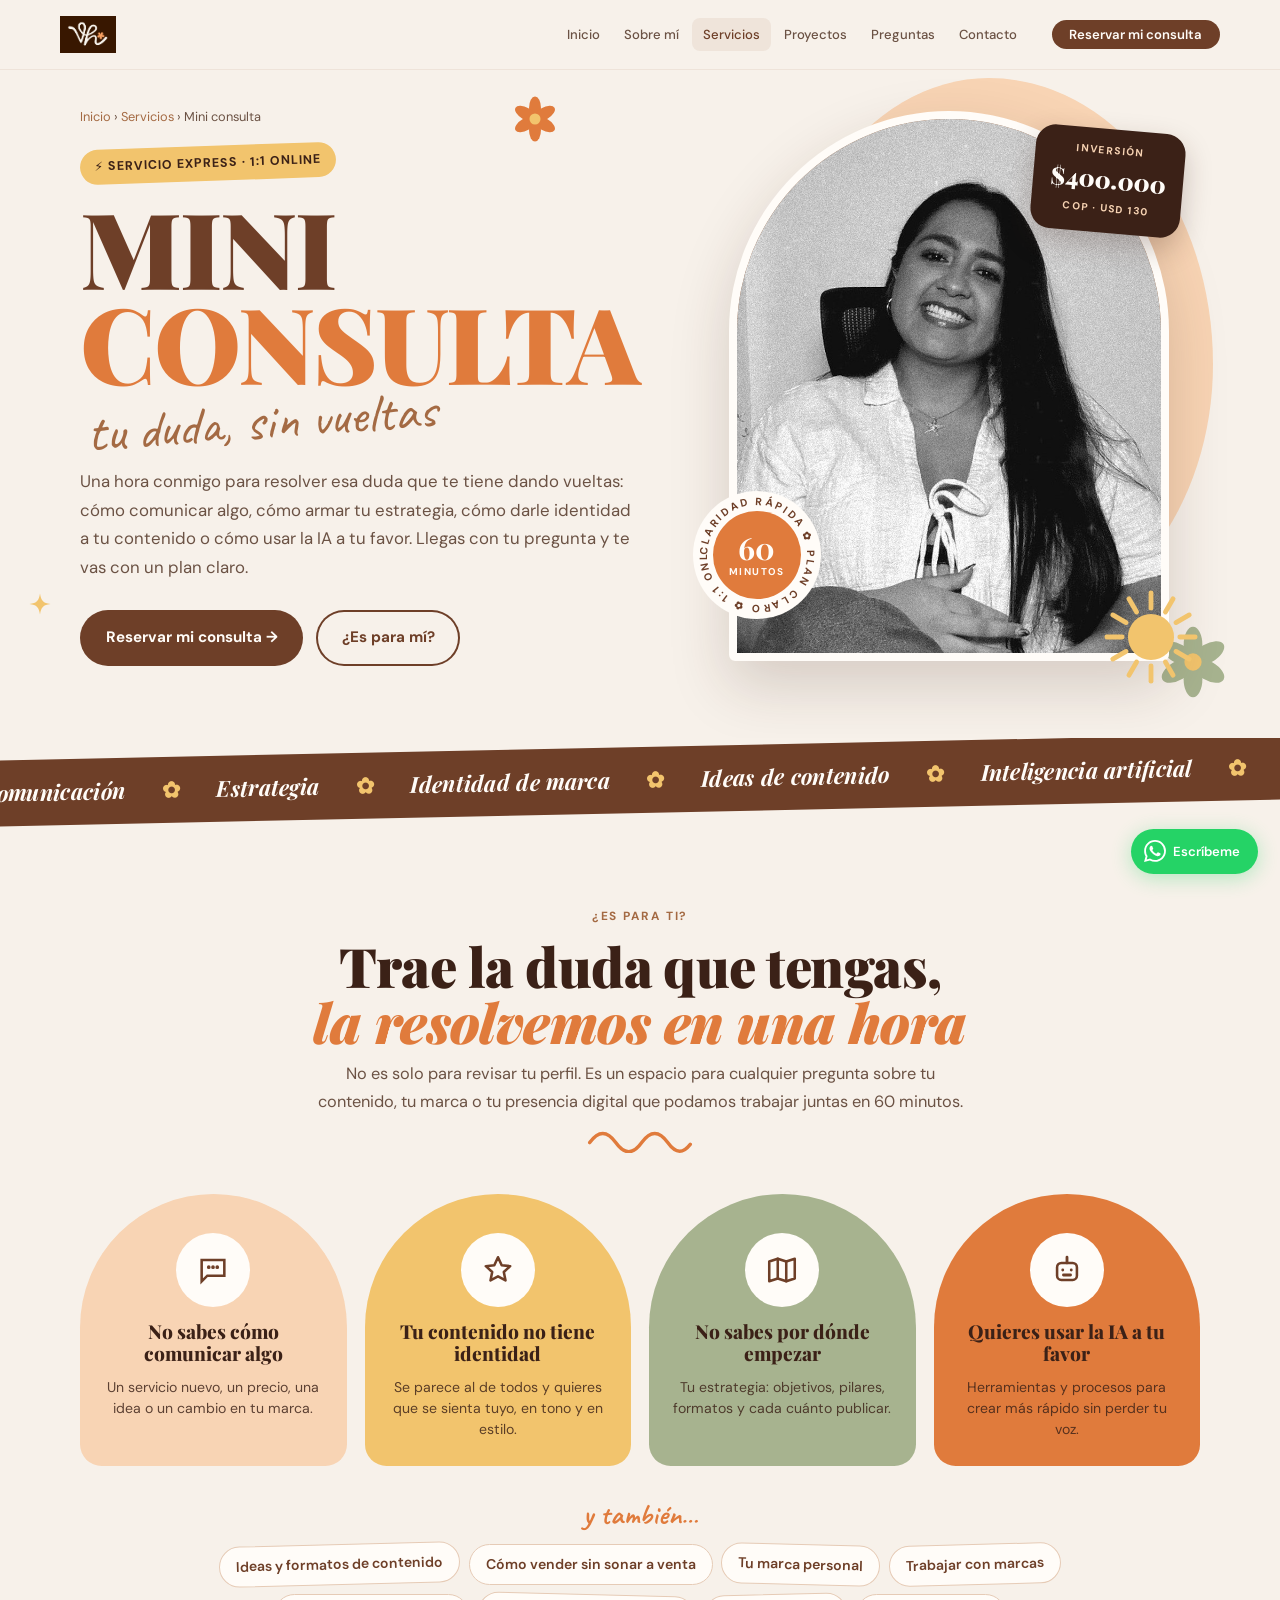
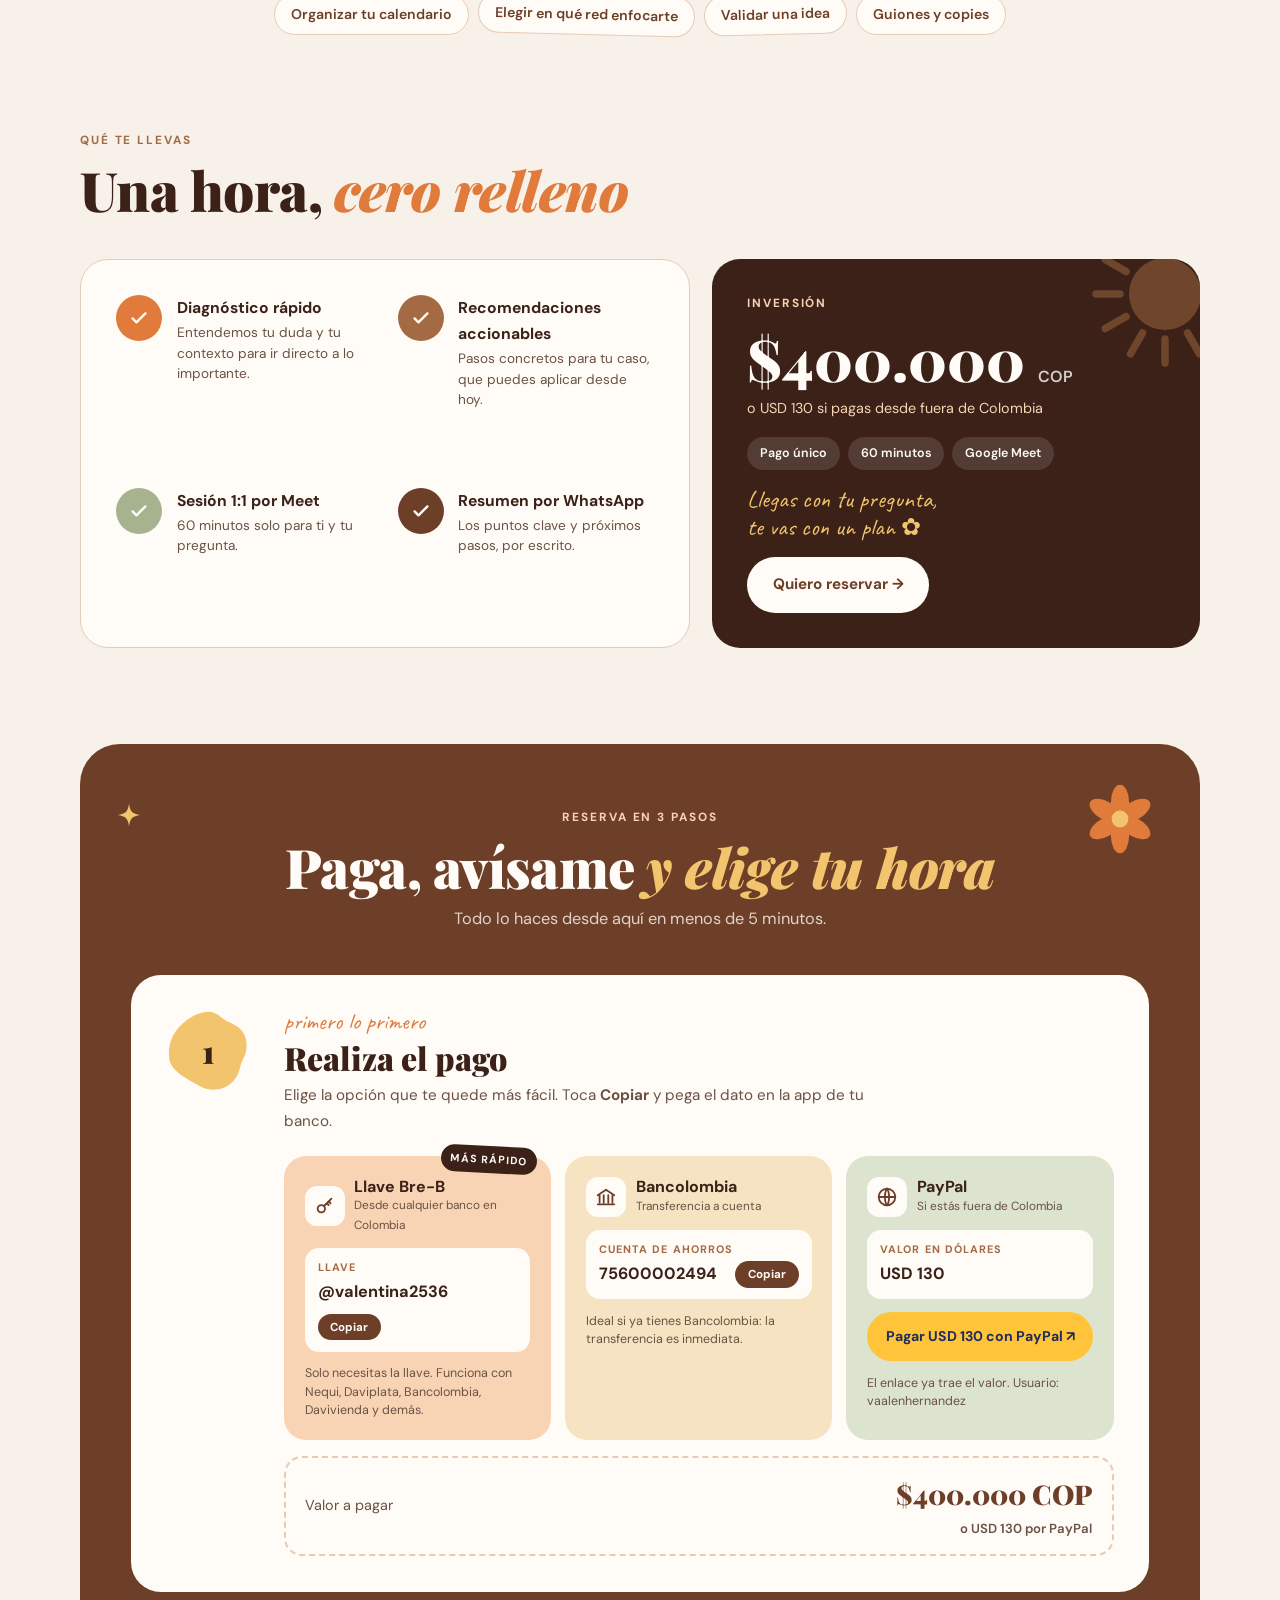
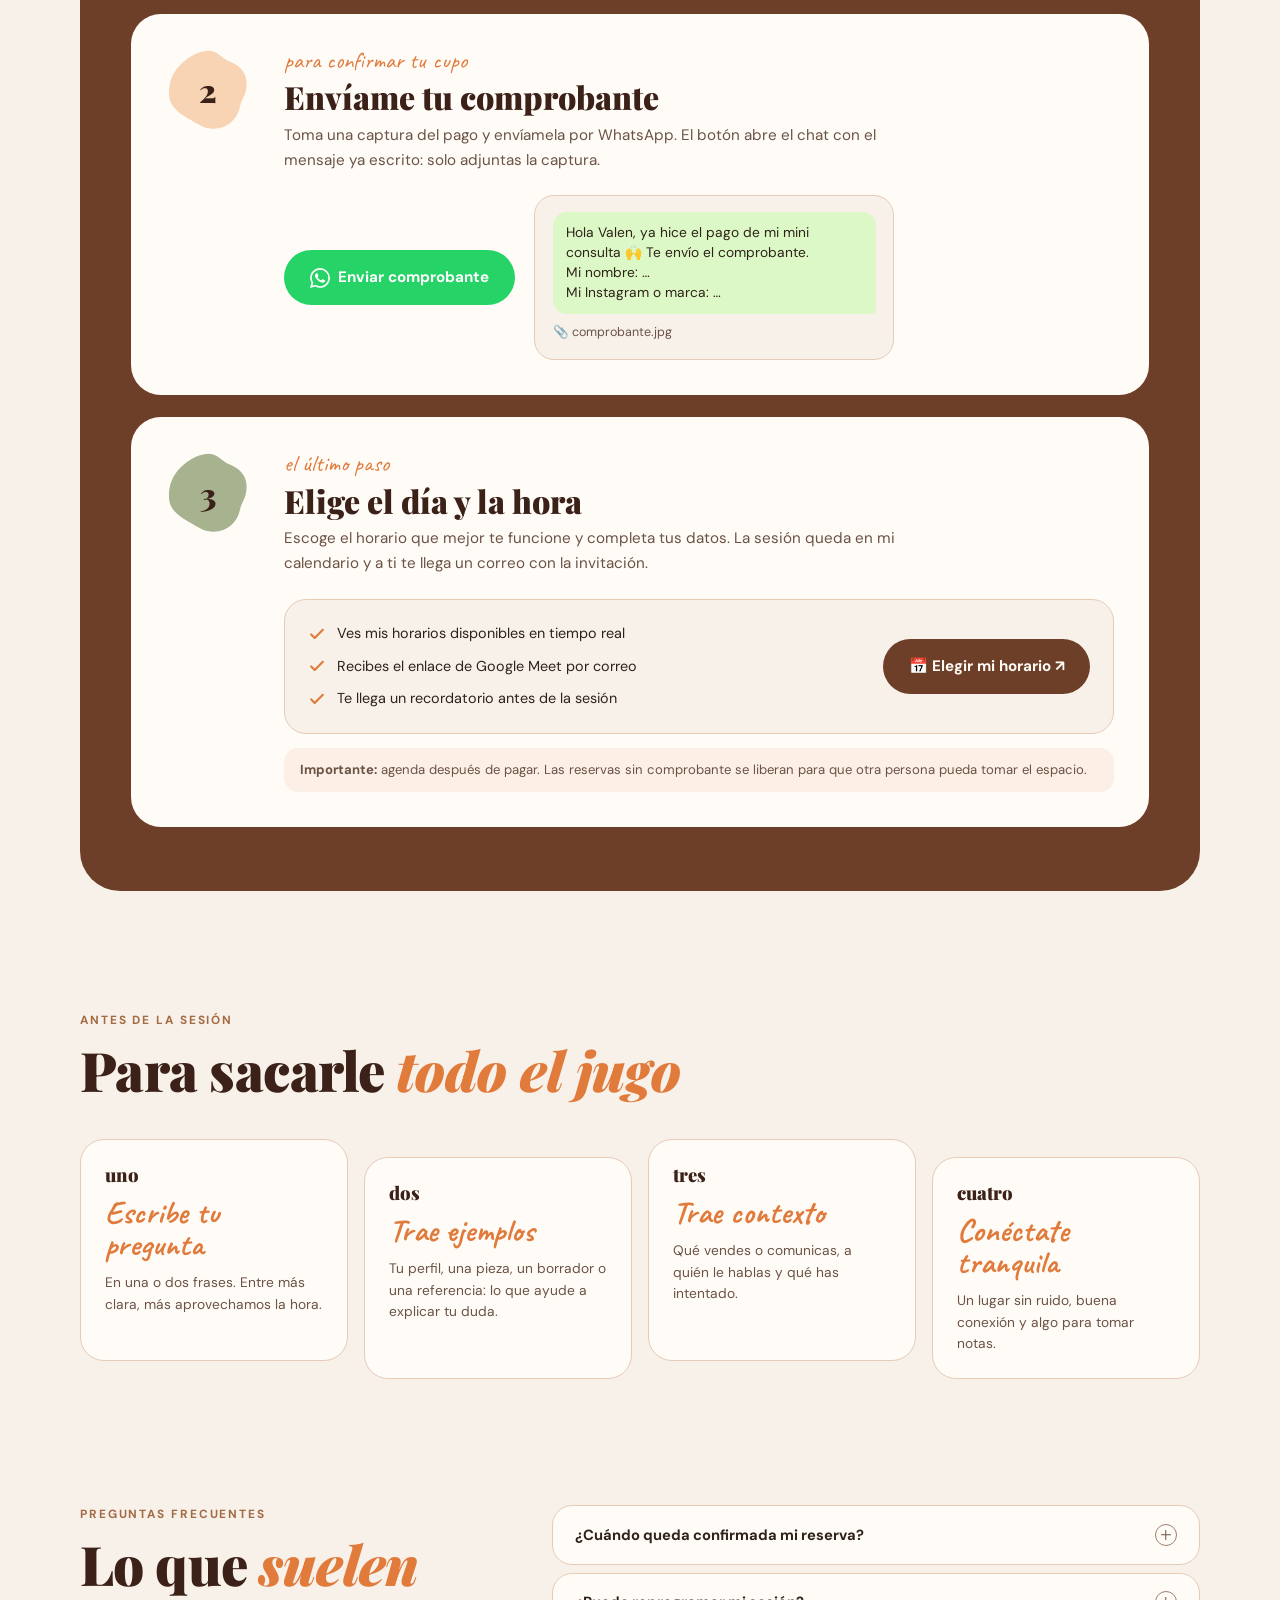
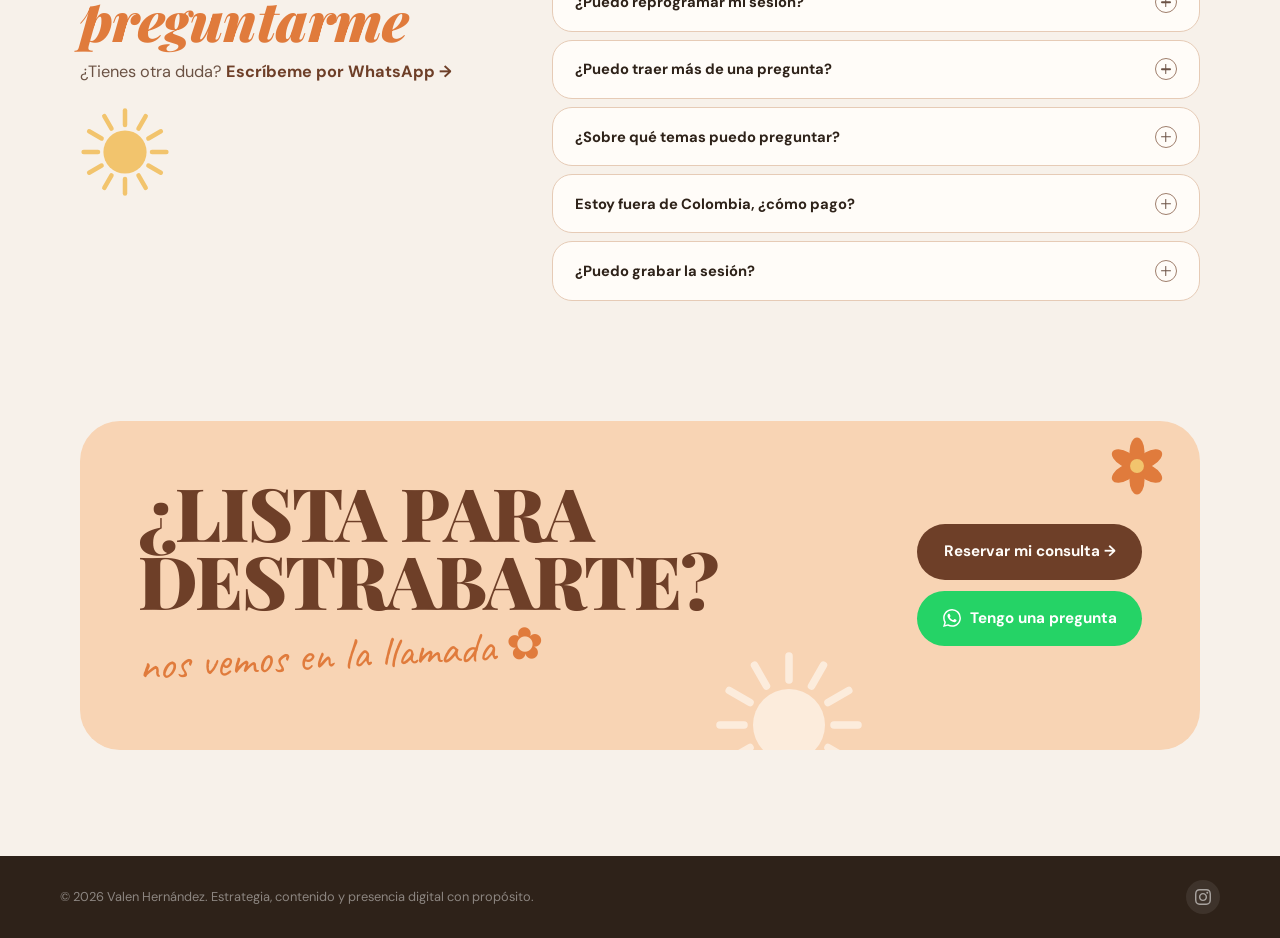
<file: mini-consulta.html>
<!DOCTYPE html>
<html lang="es">
<head>
  <meta charset="UTF-8" /><meta name="viewport" content="width=device-width, initial-scale=1.0" />
  <title>Mini consulta · Valen Hernández</title>
  <meta name="description" content="Mini consulta de 60 minutos con Valen Hernández: resuelve tu duda de contenido, comunicación, estrategia o IA y sal con un plan claro. Paga, envía tu comprobante y elige tu horario." />
  <link rel="icon" href="assets/icons/favicon.png" />
  <link rel="preconnect" href="https://fonts.googleapis.com" /><link rel="preconnect" href="https://fonts.gstatic.com" crossorigin />
  <link href="https://fonts.googleapis.com/css2?family=Playfair+Display:ital,wght@0,400;0,600;0,700;0,800;0,900;1,400;1,700;1,900&family=DM+Sans:opsz,wght@9..40,300;9..40,400;9..40,500;9..40,600;9..40,700&family=Caveat:wght@500;700&display=swap" rel="stylesheet" />
  <link rel="stylesheet" href="styles.css" />
  <style>
    /* Layout: collage cálido — bloques redondeados de color, stickers (flores, sol, destellos) y tipografía grande, sobre la paleta café/crema de la marca */
    :root {
      --mc-cream:  #F7F1EA;
      --mc-paper:  #FFFCF8;
      --mc-cocoa:  #3B2117;
      --mc-brown:  #6E3F28;
      --mc-caramel:#A46A43;
      --mc-blush:  #F8D4B4;
      --mc-rose:   #E07B3C;
      --mc-butter: #F2C46D;
      --mc-sage:   #A7B38F;
      --mc-ink:    #2E2219;
      --mc-mid:    #6B5244;
      --mc-line:   #E6CBB6;
      --mc-display: 'Playfair Display', Georgia, serif;
      --mc-body: 'DM Sans', system-ui, sans-serif;
      --mc-hand: 'Caveat', 'Bradley Hand', cursive;
    }
    body { background: var(--mc-cream); color: var(--mc-ink); }
    .mc-wrap { width: min(1160px, 100%); margin-inline: auto; padding-left: max(20px, env(safe-area-inset-left, 0px)); padding-right: max(20px, env(safe-area-inset-right, 0px)); }
    .mc-hand { font-family: var(--mc-hand); font-weight: 700; }
    .mc-eyebrow { font-size: .74rem; font-weight: 700; letter-spacing: .16em; text-transform: uppercase; color: var(--mc-caramel); }
    .mc-h2 { font-family: var(--mc-display); font-weight: 900; font-size: clamp(2rem, 4.6vw, 3.4rem); line-height: 1.02; letter-spacing: -.01em; text-wrap: balance; color: var(--mc-cocoa); }
    .mc-h2 em { font-style: italic; color: var(--mc-rose); }
    .mc-lead { font-size: 1.02rem; color: var(--mc-mid); line-height: 1.7; max-width: 60ch; }
    .mc-ico { display: inline-block; vertical-align: middle; }
    .spin { animation: spin 22s linear infinite; }
    .float { animation: float 6s ease-in-out infinite; }
    @keyframes spin { to { transform: rotate(360deg); } }
    @keyframes float { 50% { transform: translateY(-10px) rotate(6deg); } }
    @media (prefers-reduced-motion: reduce) { .spin, .float, .mc-marquee__track { animation: none !important; } }

    .mc-btn { display: inline-flex; align-items: center; gap: .55rem; font-family: var(--mc-body); font-weight: 700; font-size: .95rem; border-radius: 999px; padding: .95rem 1.6rem; transition: transform .2s, box-shadow .2s, background .2s; cursor: pointer; border: 0; }
    .mc-btn:hover { transform: translateY(-2px); box-shadow: 0 10px 24px rgba(59,33,23,.18); }
    .mc-btn:focus-visible { outline: 3px solid var(--mc-butter); outline-offset: 3px; }
    .mc-btn--dark { background: var(--mc-brown); color: var(--mc-paper); }
    .mc-btn--dark:hover { background: var(--mc-cocoa); }
    .mc-btn--ghost { background: transparent; color: var(--mc-brown); box-shadow: inset 0 0 0 2px var(--mc-brown); }
    .mc-btn--wa { background: #25D366; color: #fff; }
    .mc-btn--paypal { background: #FFC439; color: #1F2D5C; }
    .mc-btn--cream { background: var(--mc-paper); color: var(--mc-brown); }

    /* ===== HERO ===== */
    .mc-hero { position: relative; padding-top: calc(var(--nav-h, 70px) + 36px); padding-bottom: 72px; overflow: hidden; }
    .mc-hero__grid { display: grid; grid-template-columns: 1.15fr 1fr; gap: 40px; align-items: center; position: relative; z-index: 1; }
    .mc-hero__copy { min-width: 0; }
    .mc-hero__crumb { font-size: .8rem; color: var(--mc-mid); margin-bottom: 1.2rem; }
    .mc-hero__crumb a { color: var(--mc-caramel); }
    .mc-tag { display: inline-flex; align-items: center; gap: .4rem; background: var(--mc-butter); color: var(--mc-cocoa); font-weight: 700; font-size: .78rem; letter-spacing: .08em; text-transform: uppercase; padding: .45rem .9rem; border-radius: 999px; transform: rotate(-2deg); }
    .mc-hero__title { font-family: var(--mc-display); font-weight: 900; font-size: clamp(3.2rem, 9vw, 6.6rem); line-height: .9; letter-spacing: -.02em; color: var(--mc-brown); margin: 1.1rem 0 .2rem; text-transform: uppercase; }
    .mc-hero__title span { display: block; }
    .mc-hero__title .alt { color: var(--mc-rose); }
    .mc-hero__script { font-family: var(--mc-hand); font-size: clamp(2.2rem, 5vw, 3.4rem); color: var(--mc-caramel); line-height: 1; transform: rotate(-4deg); display: inline-block; margin: .1rem 0 1.2rem .4rem; }
    .mc-hero__desc { font-size: 1.05rem; color: var(--mc-mid); max-width: 46ch; line-height: 1.7; }
    .mc-hero__btns { display: flex; gap: .8rem; flex-wrap: wrap; margin-top: 1.8rem; }

    .mc-hero__visual { position: relative; justify-self: center; width: min(440px, 100%); }
    .mc-blob { position: absolute; inset: -6% -10% 6% 8%; background: var(--mc-blush); border-radius: 50% 50% 46% 54% / 58% 52% 48% 42%; }
    .mc-arch { position: relative; aspect-ratio: 4/5; max-width: 100%; border-radius: 999px 999px 28px 28px; overflow: hidden; border: 8px solid var(--mc-paper); box-shadow: 0 24px 60px rgba(59,33,23,.18); background: var(--mc-caramel); }
    .mc-arch img { width: 100%; height: 100%; object-fit: cover; object-position: 50% 40%; }
    .mc-badge { position: absolute; left: -38px; bottom: 40px; width: 132px; height: 132px; }
    .mc-badge__core { position: absolute; inset: 22px; border-radius: 50%; background: var(--mc-rose); color: var(--mc-paper); display: flex; flex-direction: column; align-items: center; justify-content: center; font-family: var(--mc-display); font-weight: 900; line-height: 1; }
    .mc-badge__core b { font-size: 1.9rem; }
    .mc-badge__core small { font-family: var(--mc-body); font-size: .62rem; letter-spacing: .14em; font-weight: 700; margin-top: .2rem; }
    .mc-price-sticker { position: absolute; right: -14px; top: 18px; background: var(--mc-cocoa); color: var(--mc-paper); padding: .9rem 1.1rem; border-radius: 20px; transform: rotate(5deg); box-shadow: 0 12px 28px rgba(59,33,23,.25); text-align: center; }
    .mc-price-sticker span { display: block; font-size: .64rem; letter-spacing: .14em; text-transform: uppercase; color: var(--mc-blush); font-weight: 700; }
    .mc-price-sticker strong { font-family: var(--mc-display); font-size: 1.5rem; font-weight: 900; }
    .mc-deco { position: absolute; pointer-events: none; }

    /* ===== MARQUEE ===== */
    .mc-marquee { background: var(--mc-brown); color: var(--mc-paper); overflow: hidden; transform: rotate(-1.2deg) scale(1.03); padding-block: 14px; }
    .mc-marquee-wrap { overflow: hidden; padding-block: 10px; }
    .mc-marquee__track { display: flex; gap: 2.2rem; width: max-content; animation: marquee 30s linear infinite; font-family: var(--mc-display); font-style: italic; font-weight: 700; font-size: 1.35rem; white-space: nowrap; }
    .mc-marquee__track span { display: inline-flex; align-items: center; gap: 2.2rem; }
    .mc-marquee__track i { color: var(--mc-butter); font-style: normal; }
    @keyframes marquee { to { transform: translateX(-50%); } }

    /* ===== PARA TI ===== */
    .mc-sec { padding-block: 96px; position: relative; }
    .mc-sec__head { display: flex; flex-direction: column; gap: .7rem; margin-bottom: 2.6rem; }
    .mc-sec__head--center { align-items: center; text-align: center; }
    .mc-fit { display: grid; grid-template-columns: repeat(4, 1fr); gap: 18px; }
    .mc-fit__card { border-radius: 160px 160px 26px 26px; padding: 2.4rem 1.4rem 1.6rem; display: flex; flex-direction: column; align-items: center; text-align: center; gap: .8rem; min-width: 0; }
    .mc-fit__card:nth-child(1) { background: var(--mc-blush); }
    .mc-fit__card:nth-child(2) { background: var(--mc-butter); }
    .mc-fit__card:nth-child(3) { background: var(--mc-sage); }
    .mc-fit__card:nth-child(4) { background: var(--mc-rose); }
    .mc-fit__icon { width: 74px; height: 74px; border-radius: 50%; background: var(--mc-paper); display: grid; place-items: center; color: var(--mc-brown); }
    .mc-fit__title { font-family: var(--mc-display); font-weight: 800; font-size: 1.2rem; line-height: 1.15; color: var(--mc-cocoa); }
    .mc-fit__desc { font-size: .88rem; color: var(--mc-cocoa); opacity: .82; line-height: 1.5; }
    .mc-topics { margin-top: 2.2rem; display: flex; flex-direction: column; align-items: center; gap: .9rem; text-align: center; }
    .mc-topics__label { font-size: 1.8rem; color: var(--mc-rose); line-height: 1; }
    .mc-topics__chips { display: flex; flex-wrap: wrap; justify-content: center; gap: .55rem; max-width: 860px; }
    .mc-topics__chips span { background: var(--mc-paper); border: 1.5px solid var(--mc-line); color: var(--mc-brown); font-weight: 600; font-size: .88rem; padding: .5rem 1rem; border-radius: 999px; }
    .mc-topics__chips span:nth-child(3n+1) { transform: rotate(-1.5deg); }
    .mc-topics__chips span:nth-child(3n) { transform: rotate(1.5deg); }
    .mc-topics__note { font-size: .88rem; color: var(--mc-mid); max-width: 56ch; }
    .mc-topics__note a { color: var(--mc-brown); font-weight: 700; text-decoration: underline; text-underline-offset: 3px; }

    /* ===== QUÉ INCLUYE ===== */
    .mc-incl { display: grid; grid-template-columns: 1.25fr 1fr; gap: 22px; align-items: stretch; }
    .mc-incl__list { background: var(--mc-paper); border-radius: 28px; padding: 2.2rem; display: grid; grid-template-columns: 1fr 1fr; gap: 1.4rem 1.6rem; border: 1.5px solid var(--mc-line); }
    .mc-incl__item { display: grid; grid-template-columns: 46px 1fr; gap: .9rem; align-items: start; min-width: 0; }
    .mc-incl__dot { width: 46px; height: 46px; border-radius: 50%; display: grid; place-items: center; color: var(--mc-paper); }
    .mc-incl__item h3 { font-size: .98rem; font-weight: 700; color: var(--mc-cocoa); margin-bottom: .15rem; }
    .mc-incl__item p { font-size: .85rem; color: var(--mc-mid); line-height: 1.5; }
    .mc-incl__price { background: var(--mc-cocoa); color: var(--mc-paper); border-radius: 28px; padding: 2.2rem; position: relative; overflow: hidden; display: flex; flex-direction: column; gap: 1rem; }
    .mc-incl__price .mc-eyebrow { color: var(--mc-blush); }
    .mc-incl__amount { font-family: var(--mc-display); font-weight: 900; font-size: clamp(2.6rem, 5vw, 3.6rem); line-height: 1; }
    .mc-incl__amount small { font-size: 1rem; font-family: var(--mc-body); font-weight: 600; opacity: .8; }
    .mc-incl__meta { display: flex; flex-wrap: wrap; gap: .5rem; }
    .mc-chip { font-size: .78rem; font-weight: 600; padding: .4rem .8rem; border-radius: 999px; background: rgba(255,252,248,.12); color: var(--mc-paper); }
    .mc-incl__note { font-family: var(--mc-hand); font-size: 1.5rem; color: var(--mc-butter); line-height: 1.15; margin-top: auto; }

    /* ===== PASOS ===== */
    .mc-book { background: var(--mc-brown); border-radius: 40px; padding: 64px clamp(18px, 4vw, 56px); position: relative; overflow: hidden; }
    .mc-book .mc-h2 { color: var(--mc-paper); }
    .mc-book .mc-h2 em { color: var(--mc-butter); }
    .mc-book .mc-eyebrow { color: var(--mc-blush); }
    .mc-book .mc-lead { color: rgba(255,252,248,.78); }
    .mc-steps { display: flex; flex-direction: column; gap: 22px; position: relative; z-index: 1; }
    .mc-step { background: var(--mc-paper); border-radius: 30px; padding: clamp(1.4rem, 3vw, 2.2rem); display: grid; grid-template-columns: 92px 1fr; gap: 1.6rem; }
    .mc-step__num { width: 84px; height: 84px; position: relative; display: grid; place-items: center; }
    .mc-step__num svg { position: absolute; inset: 0; }
    .mc-step__num b { position: relative; font-family: var(--mc-display); font-weight: 900; font-size: 2rem; color: var(--mc-cocoa); }
    .mc-step__body { min-width: 0; }
    .mc-step__kicker { font-family: var(--mc-hand); font-size: 1.45rem; color: var(--mc-rose); line-height: 1; }
    .mc-step__title { font-family: var(--mc-display); font-weight: 900; font-size: clamp(1.5rem, 3vw, 2rem); color: var(--mc-cocoa); line-height: 1.1; margin: .2rem 0 .5rem; }
    .mc-step__desc { font-size: .95rem; color: var(--mc-mid); margin-bottom: 1.4rem; max-width: 62ch; }

    .mc-pay { display: grid; grid-template-columns: repeat(3, 1fr); gap: 14px; }
    .mc-pay__card { border-radius: 22px; padding: 1.3rem; display: flex; flex-direction: column; gap: .8rem; position: relative; min-width: 0; }
    .mc-pay__card--breb { background: var(--mc-blush); }
    .mc-pay__card--bc { background: #F6E3C2; }
    .mc-pay__card--pp { background: #DCE3CF; }
    .mc-pay__head { display: flex; align-items: center; gap: .6rem; }
    .mc-pay__logo { width: 40px; height: 40px; border-radius: 12px; background: var(--mc-paper); display: grid; place-items: center; color: var(--mc-brown); flex-shrink: 0; }
    .mc-pay__name { font-weight: 700; color: var(--mc-cocoa); font-size: 1rem; line-height: 1.2; }
    .mc-pay__sub { font-size: .74rem; color: var(--mc-mid); }
    .mc-pay__flag { position: absolute; top: -10px; right: 14px; background: var(--mc-cocoa); color: var(--mc-paper); font-size: .66rem; font-weight: 700; letter-spacing: .1em; text-transform: uppercase; padding: .3rem .6rem; border-radius: 999px; transform: rotate(3deg); }
    .mc-field { background: var(--mc-paper); border-radius: 14px; padding: .7rem .8rem; display: flex; flex-direction: column; gap: .15rem; }
    .mc-field__k { font-size: .68rem; font-weight: 700; letter-spacing: .1em; text-transform: uppercase; color: var(--mc-caramel); }
    .mc-field__v { display: flex; align-items: center; justify-content: space-between; gap: .5rem; font-weight: 700; color: var(--mc-cocoa); font-size: 1.02rem; font-variant-numeric: tabular-nums; min-width: 0; }
    .mc-field__v { flex-wrap: wrap; }
    .mc-field__v > span { white-space: nowrap; }
    .mc-copy { flex-shrink: 0; font-size: .72rem; font-weight: 700; color: var(--mc-paper); background: var(--mc-brown); border-radius: 999px; padding: .35rem .8rem; transition: background .2s; }
    .mc-copy:hover, .mc-copy.copied { background: var(--mc-cocoa); }
    .mc-copy:focus-visible { outline: 2px solid var(--mc-rose); outline-offset: 2px; }
    .mc-pay__help { font-size: .78rem; color: var(--mc-mid); line-height: 1.45; }
    .mc-pay__card .mc-btn { justify-content: center; padding: .8rem 1rem; font-size: .88rem; }
    .mc-total { margin-top: 16px; display: flex; align-items: center; justify-content: space-between; gap: 1rem; flex-wrap: wrap; border: 2px dashed var(--mc-line); border-radius: 18px; padding: .9rem 1.2rem; }
    .mc-total span { font-size: .9rem; color: var(--mc-mid); }
    .mc-total__v { display: flex; flex-direction: column; align-items: flex-end; gap: .1rem; }
    .mc-total__v small { font-size: .82rem; color: var(--mc-mid); font-weight: 600; }
    .mc-total strong { font-family: var(--mc-display); font-weight: 900; font-size: 1.7rem; color: var(--mc-brown); }

    .mc-wa-row { display: flex; align-items: center; gap: 1.2rem; flex-wrap: wrap; }
    .mc-phone { background: var(--mc-cream); border-radius: 20px; padding: 1rem 1.1rem; max-width: 360px; font-size: .86rem; color: var(--mc-ink); position: relative; border: 1.5px solid var(--mc-line); }
    .mc-phone__bubble { background: #DCF8C6; border-radius: 14px 14px 4px 14px; padding: .7rem .85rem; line-height: 1.45; }
    .mc-phone__att { margin-top: .5rem; display: flex; align-items: center; gap: .45rem; font-size: .78rem; color: var(--mc-mid); }

    .mc-cal { display: grid; grid-template-columns: 1fr auto; gap: 1.4rem; align-items: center; background: var(--mc-cream); border-radius: 22px; padding: 1.4rem; border: 1.5px solid var(--mc-line); }
    .mc-cal__perks { display: flex; flex-direction: column; gap: .55rem; }
    .mc-cal__perks li { display: flex; gap: .6rem; align-items: center; font-size: .9rem; color: var(--mc-ink); }
    .mc-cal__perks svg { flex-shrink: 0; color: var(--mc-rose); }
    .mc-cal__embed { margin-top: 16px; border-radius: 18px; overflow: hidden; border: 1.5px solid var(--mc-line); background: #fff; }
    .mc-cal__embed iframe { display: block; width: 100%; height: 680px; border: 0; }
    .mc-warn { margin-top: 14px; font-size: .82rem; color: var(--mc-mid); background: #FBEFE6; border-radius: 14px; padding: .75rem 1rem; line-height: 1.5; }

    /* ===== PREPÁRATE ===== */
    .mc-prep { display: grid; grid-template-columns: repeat(4, 1fr); gap: 16px; }
    .mc-prep__card { background: var(--mc-paper); border: 1.5px solid var(--mc-line); border-radius: 24px; padding: 1.5rem; display: flex; flex-direction: column; gap: .7rem; min-width: 0; }
    .mc-prep__card:nth-child(even) { transform: translateY(18px); }
    .mc-prep__n { font-family: var(--mc-display); font-weight: 900; font-size: 1.15rem; color: var(--mc-cocoa); line-height: 1.2; }
    .mc-prep__card h3 { font-family: var(--mc-hand); font-weight: 700; font-size: 2rem; color: var(--mc-rose); line-height: 1; }
    .mc-prep__card p { font-size: .86rem; color: var(--mc-mid); line-height: 1.55; }

    /* ===== FAQ ===== */
    .mc-faq { display: grid; grid-template-columns: .8fr 1.2fr; gap: 40px; align-items: start; }
    .mc-faq .faq-list { margin: 0; max-width: none; }
    .mc-faq .faq-item { border-radius: 20px; border-color: var(--mc-line); }
    .mc-faq .faq-btn { font-weight: 700; }

    /* ===== CTA FINAL ===== */
    .mc-final { background: var(--mc-blush); border-radius: 40px; padding: clamp(2rem, 5vw, 3.6rem); display: grid; grid-template-columns: 1.3fr auto; gap: 2rem; align-items: center; position: relative; overflow: hidden; }
    .mc-final__title { font-family: var(--mc-display); font-weight: 900; font-size: clamp(2.4rem, 6vw, 4.6rem); line-height: .92; color: var(--mc-brown); text-transform: uppercase; letter-spacing: -.02em; }
    .mc-final__script { font-family: var(--mc-hand); font-size: clamp(1.8rem, 4vw, 2.8rem); color: var(--mc-rose); transform: rotate(-3deg); display: inline-block; margin-top: .3rem; }
    .mc-final__side { display: flex; flex-direction: column; gap: .7rem; align-items: stretch; position: relative; z-index: 1; }
    .mc-final__side .mc-btn { justify-content: center; }

    /* ===== RESPONSIVE ===== */
    @media (max-width: 980px) {
      .mc-fit, .mc-prep { grid-template-columns: repeat(2, 1fr); }
      .mc-pay { grid-template-columns: 1fr; }
      .mc-incl, .mc-faq { grid-template-columns: 1fr; }
    }
    @media (max-width: 820px) {
      .mc-hero .mc-deco.float:first-child { display: none; }
      .mc-hero__grid { grid-template-columns: 1fr; }
      .mc-hero__visual { width: min(360px, 86%); margin-top: 1rem; }
      .mc-final { grid-template-columns: 1fr; }
    }
    @media (max-width: 620px) {
      .mc-sec { padding-block: 64px; }
      .mc-fit { grid-template-columns: 1fr 1fr; gap: 12px; }
      .mc-fit__card { padding: 1.8rem .9rem 1.2rem; }
      .mc-fit__icon { width: 58px; height: 58px; }
      .mc-fit__title { font-size: 1rem; }
      .mc-fit__desc { font-size: .8rem; }
      .mc-incl__list { grid-template-columns: 1fr; padding: 1.5rem; }
      .mc-step { grid-template-columns: 1fr; gap: .6rem; }
      .mc-step__num { width: 64px; height: 64px; }
      .mc-step__num b { font-size: 1.5rem; }
      .mc-cal { grid-template-columns: 1fr; }
      .mc-cal .mc-btn { justify-content: center; }
      .mc-prep { grid-template-columns: 1fr; }
      .mc-prep__card:nth-child(even) { transform: none; }
      .mc-badge { left: -14px; width: 108px; height: 108px; }
      .mc-badge__core { inset: 18px; }
      .mc-badge__core b { font-size: 1.5rem; }
      .mc-price-sticker { right: -6px; }
      .mc-book { border-radius: 28px; padding-block: 44px; }
    }
  </style>
</head>
<body>

<!-- Iconos y stickers reutilizables -->
<svg width="0" height="0" style="position:absolute" aria-hidden="true">
  <defs>
    <symbol id="flower" viewBox="-50 -50 100 100">
      <g fill="currentColor">
        <ellipse rx="13" ry="25" cy="-24"/><ellipse rx="13" ry="25" cy="-24" transform="rotate(60)"/><ellipse rx="13" ry="25" cy="-24" transform="rotate(120)"/>
        <ellipse rx="13" ry="25" cy="-24" transform="rotate(180)"/><ellipse rx="13" ry="25" cy="-24" transform="rotate(240)"/><ellipse rx="13" ry="25" cy="-24" transform="rotate(300)"/>
      </g>
      <circle r="12" fill="#F2C46D"/>
    </symbol>
    <symbol id="sun" viewBox="-50 -50 100 100">
      <g stroke="currentColor" stroke-width="5" stroke-linecap="round">
        <line y1="-30" y2="-46"/><line y1="-30" y2="-46" transform="rotate(30)"/><line y1="-30" y2="-46" transform="rotate(60)"/><line y1="-30" y2="-46" transform="rotate(90)"/>
        <line y1="-30" y2="-46" transform="rotate(120)"/><line y1="-30" y2="-46" transform="rotate(150)"/><line y1="-30" y2="-46" transform="rotate(180)"/><line y1="-30" y2="-46" transform="rotate(210)"/>
        <line y1="-30" y2="-46" transform="rotate(240)"/><line y1="-30" y2="-46" transform="rotate(270)"/><line y1="-30" y2="-46" transform="rotate(300)"/><line y1="-30" y2="-46" transform="rotate(330)"/>
      </g>
      <circle r="24" fill="currentColor"/>
    </symbol>
    <symbol id="spark" viewBox="0 0 40 40"><path fill="currentColor" d="M20 0c1.6 10.6 4.4 13.4 15 15-10.6 1.6-13.4 4.4-15 15-1.6-10.6-4.4-13.4-15-15C15.6 13.4 18.4 10.6 20 0z" transform="translate(0 5)"/></symbol>
    <symbol id="squiggle" viewBox="0 0 120 30"><path d="M2 18c10-14 20-14 30 0s20 14 30 0 20-14 30 0 18 12 26 2" fill="none" stroke="currentColor" stroke-width="4" stroke-linecap="round"/></symbol>
    <symbol id="blobnum" viewBox="0 0 100 100"><path fill="currentColor" d="M50 2c12 0 16 9 26 13s20 12 20 26-6 18-8 28-10 22-24 25-22-2-32-8S6 72 4 58 6 32 14 22 38 2 50 2z"/></symbol>
    <symbol id="check" viewBox="0 0 24 24"><path d="M5 12.5l4.2 4.2L19 7" fill="none" stroke="currentColor" stroke-width="2.6" stroke-linecap="round" stroke-linejoin="round"/></symbol>
    <symbol id="wa" viewBox="0 0 24 24"><path fill="currentColor" d="M17.472 14.382c-.297-.149-1.758-.867-2.03-.967-.273-.099-.471-.148-.67.15-.197.297-.767.966-.94 1.164-.173.199-.347.223-.644.075-.297-.15-1.255-.463-2.39-1.475-.883-.788-1.48-1.761-1.653-2.059-.173-.297-.018-.458.13-.606.134-.133.298-.347.446-.52.149-.174.198-.298.298-.497.099-.198.05-.371-.025-.52-.075-.149-.669-1.612-.916-2.207-.242-.579-.487-.5-.669-.51-.173-.008-.371-.01-.57-.01-.198 0-.52.074-.792.372-.272.297-1.04 1.016-1.04 2.479 0 1.462 1.065 2.875 1.213 3.074.149.198 2.096 3.2 5.077 4.487.709.306 1.262.489 1.694.625.712.227 1.36.195 1.871.118.571-.085 1.758-.719 2.006-1.413.248-.694.248-1.289.173-1.413-.074-.124-.272-.198-.57-.347m-5.421 7.403h-.004a9.87 9.87 0 01-5.031-1.378l-.361-.214-3.741.982.998-3.648-.235-.374a9.86 9.86 0 01-1.51-5.26c.001-5.45 4.436-9.884 9.888-9.884 2.64 0 5.122 1.03 6.988 2.898a9.825 9.825 0 012.893 6.994c-.003 5.45-4.437 9.884-9.885 9.884m8.413-18.297A11.815 11.815 0 0012.05 0C5.495 0 .16 5.335.157 11.892c0 2.096.547 4.142 1.588 5.945L.057 24l6.305-1.654a11.882 11.882 0 005.683 1.448h.005c6.554 0 11.89-5.335 11.893-11.893a11.821 11.821 0 00-3.48-8.413z"/></symbol>
  </defs>
</svg>

<header class="navbar" id="navbar"><div class="navbar__inner">
  <a href="index.html" class="navbar__logo"><img src="assets/logos/logo.png" alt="Valen Hernández" class="navbar__logo-img" /></a>
  <nav class="navbar__nav"><a href="index.html" class="nav-link">Inicio</a><a href="sobre-mi.html" class="nav-link">Sobre mí</a><a href="servicios.html" class="nav-link active">Servicios</a><a href="portafolio.html" class="nav-link">Proyectos</a><a href="faq.html" class="nav-link">Preguntas</a><a href="contacto.html" class="nav-link">Contacto</a></nav>
  <a href="#reservar" class="btn btn-primary btn-sm navbar__cta">Reservar mi consulta</a>
  <button class="hamburger" id="hamburger" aria-label="Abrir menú" aria-expanded="false"><span></span><span></span><span></span></button>
</div></header>
<div class="mobile-menu" id="mobileMenu" aria-hidden="true">
  <a href="index.html" class="nav-link">Inicio</a><a href="sobre-mi.html" class="nav-link">Sobre mí</a><a href="servicios.html" class="nav-link">Servicios</a><a href="portafolio.html" class="nav-link">Proyectos</a><a href="faq.html" class="nav-link">Preguntas frecuentes</a><a href="contacto.html" class="nav-link">Contacto</a>
  <a href="#reservar" class="btn btn-primary">Reservar mi consulta</a>
</div>

<main>

<!-- ============ HERO ============ -->
<section class="mc-hero">
  <svg class="mc-deco float" style="left:40%;top:96px;width:46px;height:46px;color:var(--mc-rose)"><use href="#flower"/></svg>
  <svg class="mc-deco" style="left:2%;bottom:120px;width:28px;height:28px;color:var(--mc-butter)"><use href="#spark"/></svg>
  <svg class="mc-deco float" style="right:4%;bottom:40px;width:72px;height:72px;color:var(--mc-sage);animation-delay:-2s"><use href="#flower"/></svg>
  <div class="mc-wrap">
    <div class="mc-hero__grid">
      <div class="mc-hero__copy">
        <nav class="mc-hero__crumb"><a href="index.html">Inicio</a> › <a href="servicios.html">Servicios</a> › Mini consulta</nav>
        <span class="mc-tag">⚡ Servicio express · 1:1 online</span>
        <h1 class="mc-hero__title"><span>Mini</span><span class="alt">consulta</span></h1>
        <span class="mc-hero__script">tu duda, sin vueltas</span>
        <p class="mc-hero__desc">Una hora conmigo para resolver esa duda que te tiene dando vueltas: cómo comunicar algo, cómo armar tu estrategia, cómo darle identidad a tu contenido o cómo usar la IA a tu favor. Llegas con tu pregunta y te vas con un plan claro.</p>
        <div class="mc-hero__btns">
          <a href="#reservar" class="mc-btn mc-btn--dark">Reservar mi consulta →</a>
          <a href="#para-ti" class="mc-btn mc-btn--ghost">¿Es para mí?</a>
        </div>
      </div>
      <div class="mc-hero__visual">
        <div class="mc-blob" aria-hidden="true"></div>
        <svg class="mc-deco spin" style="right:-30px;bottom:-24px;width:96px;height:96px;color:var(--mc-butter);z-index:2" aria-hidden="true"><use href="#sun"/></svg>
        <div class="mc-arch"><img src="assets/images/foto-mini-consulta.jpg" alt="Valen Hernández sonriendo" /></div>
        <div class="mc-badge" aria-hidden="true">
          <svg class="spin" viewBox="0 0 132 132" width="100%" height="100%">
            <circle cx="66" cy="66" r="64" fill="var(--mc-paper)"/>
            <defs><path id="ring" d="M66 66m-50 0a50 50 0 1 1 100 0a50 50 0 1 1-100 0"/></defs>
            <text font-family="DM Sans, sans-serif" font-size="10.5" font-weight="700" letter-spacing="2.4" fill="#6E3F28"><textPath href="#ring">CLARIDAD RÁPIDA ✿ PLAN CLARO ✿ 1:1 ONLINE ✿</textPath></text>
          </svg>
          <div class="mc-badge__core"><b>60</b><small>MINUTOS</small></div>
        </div>
        <div class="mc-price-sticker"><span>Inversión</span><strong>$400.000</strong><span style="margin-top:.1rem">COP · USD 130</span></div>
      </div>
    </div>
  </div>
</section>

<div class="mc-marquee-wrap"><div class="mc-marquee" aria-hidden="true">
  <div class="mc-marquee__track">
    <span>Comunicación <i>✿</i> Estrategia <i>✿</i> Identidad de marca <i>✿</i> Ideas de contenido <i>✿</i> Inteligencia artificial <i>✿</i> Marca personal <i>✿</i></span>
    <span>Comunicación <i>✿</i> Estrategia <i>✿</i> Identidad de marca <i>✿</i> Ideas de contenido <i>✿</i> Inteligencia artificial <i>✿</i> Marca personal <i>✿</i></span>
  </div>
</div>

<!-- ============ PARA TI ============ -->
<section class="mc-sec" id="para-ti">
  <div class="mc-wrap">
    <div class="mc-sec__head mc-sec__head--center">
      <span class="mc-eyebrow">¿Es para ti?</span>
      <h2 class="mc-h2">Trae la duda que tengas, <em>la resolvemos en una hora</em></h2>
      <p class="mc-lead">No es solo para revisar tu perfil. Es un espacio para cualquier pregunta sobre tu contenido, tu marca o tu presencia digital que podamos trabajar juntas en 60 minutos.</p>
      <svg width="110" height="26" style="color:var(--mc-rose)" aria-hidden="true"><use href="#squiggle"/></svg>
    </div>
    <div class="mc-fit">
      <div class="mc-fit__card">
        <div class="mc-fit__icon"><svg width="34" height="34" viewBox="0 0 24 24" fill="none" stroke="currentColor" stroke-width="1.8" stroke-linecap="round"><path d="M4 5h16v11H8l-4 4z"/><path d="M9 10h.01M12 10h.01M15 10h.01" stroke-width="2.6"/></svg></div>
        <h3 class="mc-fit__title">No sabes cómo comunicar algo</h3>
        <p class="mc-fit__desc">Un servicio nuevo, un precio, una idea o un cambio en tu marca.</p>
      </div>
      <div class="mc-fit__card">
        <div class="mc-fit__icon"><svg width="34" height="34" viewBox="0 0 24 24" fill="none" stroke="currentColor" stroke-width="1.8" stroke-linecap="round" stroke-linejoin="round"><path d="M12 3l2.6 5.6 6 .7-4.5 4.1 1.2 6L12 16.5 6.7 19.4l1.2-6L3.4 9.3l6-.7z"/></svg></div>
        <h3 class="mc-fit__title">Tu contenido no tiene identidad</h3>
        <p class="mc-fit__desc">Se parece al de todos y quieres que se sienta tuyo, en tono y en estilo.</p>
      </div>
      <div class="mc-fit__card">
        <div class="mc-fit__icon"><svg width="34" height="34" viewBox="0 0 24 24" fill="none" stroke="currentColor" stroke-width="1.8" stroke-linecap="round" stroke-linejoin="round"><path d="M9 4L3 6v14l6-2 6 2 6-2V4l-6 2z"/><path d="M9 4v14M15 6v14"/></svg></div>
        <h3 class="mc-fit__title">No sabes por dónde empezar</h3>
        <p class="mc-fit__desc">Tu estrategia: objetivos, pilares, formatos y cada cuánto publicar.</p>
      </div>
      <div class="mc-fit__card">
        <div class="mc-fit__icon"><svg width="34" height="34" viewBox="0 0 24 24" fill="none" stroke="currentColor" stroke-width="1.8" stroke-linecap="round" stroke-linejoin="round"><rect x="5" y="7" width="14" height="12" rx="3"/><path d="M12 3v4M9 12h.01M15 12h.01M9.5 15.5h5" stroke-width="2"/></svg></div>
        <h3 class="mc-fit__title">Quieres usar la IA a tu favor</h3>
        <p class="mc-fit__desc">Herramientas y procesos para crear más rápido sin perder tu voz.</p>
      </div>
    </div>
    <div class="mc-topics">
      <p class="mc-topics__label mc-hand">y también…</p>
      <div class="mc-topics__chips">
        <span>Ideas y formatos de contenido</span><span>Cómo vender sin sonar a venta</span><span>Tu marca personal</span><span>Trabajar con marcas</span><span>Organizar tu calendario</span><span>Elegir en qué red enfocarte</span><span>Validar una idea</span><span>Guiones y copies</span>
      </div>

    </div>
  </div>
</section>

<!-- ============ QUÉ INCLUYE ============ -->
<section class="mc-sec" style="padding-top:0">
  <div class="mc-wrap">
    <div class="mc-sec__head">
      <span class="mc-eyebrow">Qué te llevas</span>
      <h2 class="mc-h2">Una hora, <em>cero relleno</em></h2>
    </div>
    <div class="mc-incl">
      <div class="mc-incl__list">
        <div class="mc-incl__item"><div class="mc-incl__dot" style="background:var(--mc-rose)"><svg width="22" height="22"><use href="#check"/></svg></div><div><h3>Diagnóstico rápido</h3><p>Entendemos tu duda y tu contexto para ir directo a lo importante.</p></div></div>
        <div class="mc-incl__item"><div class="mc-incl__dot" style="background:var(--mc-caramel)"><svg width="22" height="22"><use href="#check"/></svg></div><div><h3>Recomendaciones accionables</h3><p>Pasos concretos para tu caso, que puedes aplicar desde hoy.</p></div></div>
        <div class="mc-incl__item"><div class="mc-incl__dot" style="background:var(--mc-sage)"><svg width="22" height="22"><use href="#check"/></svg></div><div><h3>Sesión 1:1 por Meet</h3><p>60 minutos solo para ti y tu pregunta.</p></div></div>
        <div class="mc-incl__item"><div class="mc-incl__dot" style="background:var(--mc-brown)"><svg width="22" height="22"><use href="#check"/></svg></div><div><h3>Resumen por WhatsApp</h3><p>Los puntos clave y próximos pasos, por escrito.</p></div></div>
      </div>
      <div class="mc-incl__price">
        <svg class="mc-deco spin" style="right:-40px;top:-40px;width:150px;height:150px;color:var(--mc-caramel);opacity:.5" aria-hidden="true"><use href="#sun"/></svg>
        <span class="mc-eyebrow">Inversión</span>
        <div class="mc-incl__amount">$400.000 <small>COP</small></div>
        <p style="font-size:.9rem;color:var(--mc-blush);margin-top:-.4rem">o USD 130 si pagas desde fuera de Colombia</p>
        <div class="mc-incl__meta"><span class="mc-chip">Pago único</span><span class="mc-chip">60 minutos</span><span class="mc-chip">Google Meet</span></div>
        <p class="mc-incl__note">Llegas con tu pregunta,<br />te vas con un plan ✿</p>
        <a href="#reservar" class="mc-btn mc-btn--cream" style="align-self:flex-start">Quiero reservar →</a>
      </div>
    </div>
  </div>
</section>

<!-- ============ RESERVAR ============ -->
<section class="mc-sec" id="reservar" style="padding-top:0">
  <div class="mc-wrap">
    <div class="mc-book">
      <svg class="mc-deco float" style="right:4%;top:40px;width:70px;height:70px;color:var(--mc-rose)" aria-hidden="true"><use href="#flower"/></svg>
      <svg class="mc-deco" style="left:3%;top:56px;width:30px;height:30px;color:var(--mc-butter)" aria-hidden="true"><use href="#spark"/></svg>
      <div class="mc-sec__head mc-sec__head--center" style="position:relative;z-index:1">
        <span class="mc-eyebrow">Reserva en 3 pasos</span>
        <h2 class="mc-h2">Paga, avísame <em>y elige tu hora</em></h2>
        <p class="mc-lead">Todo lo haces desde aquí en menos de 5 minutos.</p>
      </div>

      <div class="mc-steps">
        <!-- PASO 1 -->
        <article class="mc-step" id="paso-1">
          <div class="mc-step__num"><svg viewBox="0 0 100 100" style="color:var(--mc-butter)"><use href="#blobnum"/></svg><b>1</b></div>
          <div class="mc-step__body">
            <span class="mc-step__kicker">primero lo primero</span>
            <h3 class="mc-step__title">Realiza el pago</h3>
            <p class="mc-step__desc">Elige la opción que te quede más fácil. Toca <strong>Copiar</strong> y pega el dato en la app de tu banco.</p>
            <div class="mc-pay">
              <div class="mc-pay__card mc-pay__card--breb">
                <span class="mc-pay__flag">Más rápido</span>
                <div class="mc-pay__head">
                  <div class="mc-pay__logo"><svg width="22" height="22" viewBox="0 0 24 24" fill="none" stroke="currentColor" stroke-width="2" stroke-linecap="round"><circle cx="8" cy="15" r="4"/><path d="M11 12l8-8M16 7l2 2M14 9l2 2"/></svg></div>
                  <div><div class="mc-pay__name">Llave Bre-B</div><div class="mc-pay__sub">Desde cualquier banco en Colombia</div></div>
                </div>
                <div class="mc-field"><span class="mc-field__k">Llave</span><span class="mc-field__v"><span data-copy-value>@valentina2536</span><button class="mc-copy" type="button">Copiar</button></span></div>
                <p class="mc-pay__help">Solo necesitas la llave. Funciona con Nequi, Daviplata, Bancolombia, Davivienda y demás.</p>
              </div>
              <div class="mc-pay__card mc-pay__card--bc">
                <div class="mc-pay__head">
                  <div class="mc-pay__logo"><svg width="22" height="22" viewBox="0 0 24 24" fill="none" stroke="currentColor" stroke-width="2" stroke-linecap="round" stroke-linejoin="round"><path d="M3 10l9-6 9 6M5 10v8M9.5 10v8M14.5 10v8M19 10v8M3 20h18"/></svg></div>
                  <div><div class="mc-pay__name">Bancolombia</div><div class="mc-pay__sub">Transferencia a cuenta</div></div>
                </div>
                <div class="mc-field"><span class="mc-field__k">Cuenta de ahorros</span><span class="mc-field__v"><span data-copy-value>75600002494</span><button class="mc-copy" type="button">Copiar</button></span></div>
                <p class="mc-pay__help">Ideal si ya tienes Bancolombia: la transferencia es inmediata.</p>
              </div>
              <div class="mc-pay__card mc-pay__card--pp">
                <div class="mc-pay__head">
                  <div class="mc-pay__logo"><svg width="22" height="22" viewBox="0 0 24 24" fill="none" stroke="currentColor" stroke-width="2" stroke-linecap="round" stroke-linejoin="round"><circle cx="12" cy="12" r="9"/><path d="M3 12h18M12 3c3 3.5 3 14.5 0 18M12 3c-3 3.5-3 14.5 0 18"/></svg></div>
                  <div><div class="mc-pay__name">PayPal</div><div class="mc-pay__sub">Si estás fuera de Colombia</div></div>
                </div>
                <div class="mc-field"><span class="mc-field__k">Valor en dólares</span><span class="mc-field__v"><span>USD 130</span></span></div>
                <a href="https://paypal.me/vaalenhernandez/130USD" class="mc-btn mc-btn--paypal" target="_blank" rel="noopener">Pagar USD 130 con PayPal ↗</a>
                <p class="mc-pay__help">El enlace ya trae el valor. Usuario: vaalenhernandez</p>
              </div>
            </div>
            <div class="mc-total"><span>Valor a pagar</span><div class="mc-total__v"><strong>$400.000 COP</strong><small>o USD 130 por PayPal</small></div></div>
          </div>
        </article>

        <!-- PASO 2 -->
        <article class="mc-step" id="paso-2">
          <div class="mc-step__num"><svg viewBox="0 0 100 100" style="color:var(--mc-blush)"><use href="#blobnum"/></svg><b>2</b></div>
          <div class="mc-step__body">
            <span class="mc-step__kicker">para confirmar tu cupo</span>
            <h3 class="mc-step__title">Envíame tu comprobante</h3>
            <p class="mc-step__desc">Toma una captura del pago y envíamela por WhatsApp. El botón abre el chat con el mensaje ya escrito: solo adjuntas la captura.</p>
            <div class="mc-wa-row">
              <a href="https://wa.me/573104704939?text=Hola%20Valen%2C%20ya%20hice%20el%20pago%20de%20mi%20mini%20consulta%20%F0%9F%99%8C%20Te%20env%C3%ADo%20el%20comprobante.%0A%0AMi%20nombre%3A%20%0AMi%20Instagram%20o%20marca%3A%20" class="mc-btn mc-btn--wa" target="_blank" rel="noopener"><svg width="20" height="20"><use href="#wa"/></svg>Enviar comprobante</a>
              <div class="mc-phone" aria-hidden="true">
                <div class="mc-phone__bubble">Hola Valen, ya hice el pago de mi mini consulta 🙌 Te envío el comprobante.<br />Mi nombre: …<br />Mi Instagram o marca: …</div>
                <div class="mc-phone__att">📎 comprobante.jpg</div>
              </div>
            </div>
          </div>
        </article>

        <!-- PASO 3 -->
        <article class="mc-step" id="paso-3">
          <div class="mc-step__num"><svg viewBox="0 0 100 100" style="color:var(--mc-sage)"><use href="#blobnum"/></svg><b>3</b></div>
          <div class="mc-step__body">
            <span class="mc-step__kicker">el último paso</span>
            <h3 class="mc-step__title">Elige el día y la hora</h3>
            <p class="mc-step__desc">Escoge el horario que mejor te funcione y completa tus datos. La sesión queda en mi calendario y a ti te llega un correo con la invitación.</p>
            <div class="mc-cal">
              <ul class="mc-cal__perks">
                <li><svg width="20" height="20"><use href="#check"/></svg>Ves mis horarios disponibles en tiempo real</li>
                <li><svg width="20" height="20"><use href="#check"/></svg>Recibes el enlace de Google Meet por correo</li>
                <li><svg width="20" height="20"><use href="#check"/></svg>Te llega un recordatorio antes de la sesión</li>
              </ul>
              <a id="cal-link" href="https://calendar.google.com/calendar/appointments/schedules/AcZssZ194Wyew6Yw8647BvTpHhQifdbTG9XOM-mHILNLFDc6vLH3XWF5gKRCqES2rXTc0zxQAlsYHCNA?gv=true" class="mc-btn mc-btn--dark" target="_blank" rel="noopener">📅 Elegir mi horario ↗</a>
            </div>
            <div class="mc-cal__embed" id="cal-embed" hidden></div>
            <p class="mc-warn"><strong>Importante:</strong> agenda después de pagar. Las reservas sin comprobante se liberan para que otra persona pueda tomar el espacio.</p>
          </div>
        </article>
      </div>
    </div>
  </div>
</section>

<!-- ============ PREPÁRATE ============ -->
<section class="mc-sec" style="padding-top:24px">
  <div class="mc-wrap">
    <div class="mc-sec__head">
      <span class="mc-eyebrow">Antes de la sesión</span>
      <h2 class="mc-h2">Para sacarle <em>todo el jugo</em></h2>
    </div>
    <div class="mc-prep">
      <div class="mc-prep__card"><span class="mc-prep__n">uno</span><h3>Escribe tu pregunta</h3><p>En una o dos frases. Entre más clara, más aprovechamos la hora.</p></div>
      <div class="mc-prep__card"><span class="mc-prep__n">dos</span><h3>Trae ejemplos</h3><p>Tu perfil, una pieza, un borrador o una referencia: lo que ayude a explicar tu duda.</p></div>
      <div class="mc-prep__card"><span class="mc-prep__n">tres</span><h3>Trae contexto</h3><p>Qué vendes o comunicas, a quién le hablas y qué has intentado.</p></div>
      <div class="mc-prep__card"><span class="mc-prep__n">cuatro</span><h3>Conéctate tranquila</h3><p>Un lugar sin ruido, buena conexión y algo para tomar notas.</p></div>
    </div>
  </div>
</section>

<!-- ============ FAQ ============ -->
<section class="mc-sec" style="padding-top:48px">
  <div class="mc-wrap">
    <div class="mc-faq">
      <div class="mc-sec__head" style="margin:0">
        <span class="mc-eyebrow">Preguntas frecuentes</span>
        <h2 class="mc-h2">Lo que <em>suelen preguntarme</em></h2>
        <p class="mc-lead">¿Tienes otra duda? <a href="https://wa.me/573104704939?text=Hola%20Valen%2C%20tengo%20una%20pregunta%20sobre%20la%20mini%20consulta" target="_blank" rel="noopener" style="color:var(--mc-brown);font-weight:700">Escríbeme por WhatsApp →</a></p>
        <svg width="90" height="90" class="spin" style="color:var(--mc-butter);margin-top:.6rem" aria-hidden="true"><use href="#sun"/></svg>
      </div>
      <div class="faq-list">
        <div class="faq-item">
          <button class="faq-btn" aria-expanded="false">¿Cuándo queda confirmada mi reserva?<span class="faq-icon" aria-hidden="true"></span></button>
          <div class="faq-answer"><p>Cuando recibo tu comprobante por WhatsApp y agendas tu horario. Google Calendar te envía un correo con la invitación y el enlace de Meet.</p></div>
        </div>
        <div class="faq-item">
          <button class="faq-btn" aria-expanded="false">¿Puedo reprogramar mi sesión?<span class="faq-icon" aria-hidden="true"></span></button>
          <div class="faq-answer"><p>Sí. Avísame por WhatsApp con al menos 24 horas de anticipación y buscamos un nuevo horario. Si no te conectas sin avisar, la sesión se da por realizada.</p></div>
        </div>
        <div class="faq-item">
          <button class="faq-btn" aria-expanded="false">¿Puedo traer más de una pregunta?<span class="faq-icon" aria-hidden="true"></span></button>
          <div class="faq-answer"><p>Claro, siempre que quepan en la hora. Nos enfocamos en un tema principal; si traes varios, los priorizamos juntas al inicio.</p></div>
        </div>
        <div class="faq-item">
          <button class="faq-btn" aria-expanded="false">¿Sobre qué temas puedo preguntar?<span class="faq-icon" aria-hidden="true"></span></button>
          <div class="faq-answer"><p>Sobre cualquier tema de contenido, comunicación, estrategia, marca personal, redes sociales o uso de IA que podamos trabajar en una hora. Si no estás segura de que tu duda aplique, escríbeme y te digo.</p></div>
        </div>
        <div class="faq-item">
          <button class="faq-btn" aria-expanded="false">Estoy fuera de Colombia, ¿cómo pago?<span class="faq-icon" aria-hidden="true"></span></button>
          <div class="faq-answer"><p>Puedes pagar USD 130 por PayPal con el botón del paso 1 (paypal.me/vaalenhernandez). El enlace ya trae el valor.</p></div>
        </div>
        <div class="faq-item">
          <button class="faq-btn" aria-expanded="false">¿Puedo grabar la sesión?<span class="faq-icon" aria-hidden="true"></span></button>
          <div class="faq-answer"><p>Sí, si quieres puedes grabarla para repasarla después. Además te envío por WhatsApp un resumen con los puntos clave y los próximos pasos.</p></div>
        </div>
      </div>
    </div>
  </div>
</section>

<!-- ============ CTA FINAL ============ -->
<section class="mc-sec" style="padding-top:24px">
  <div class="mc-wrap">
    <div class="mc-final">
      <svg class="mc-deco spin" style="right:30%;bottom:-50px;width:150px;height:150px;color:var(--mc-paper);opacity:.6" aria-hidden="true"><use href="#sun"/></svg>
      <svg class="mc-deco float" style="right:3%;top:16px;width:58px;height:58px;color:var(--mc-rose)" aria-hidden="true"><use href="#flower"/></svg>
      <div style="position:relative;z-index:1">
        <h2 class="mc-final__title">¿Lista para<br />destrabarte?</h2>
        <span class="mc-final__script">nos vemos en la llamada ✿</span>
      </div>
      <div class="mc-final__side">
        <a href="#reservar" class="mc-btn mc-btn--dark">Reservar mi consulta →</a>
        <a href="https://wa.me/573104704939?text=Hola%20Valen%2C%20tengo%20una%20pregunta%20sobre%20la%20mini%20consulta" class="mc-btn mc-btn--wa" target="_blank" rel="noopener"><svg width="18" height="18"><use href="#wa"/></svg>Tengo una pregunta</a>
      </div>
    </div>
  </div>
</section>

</main>
<footer class="footer"><div class="container footer__inner"><p class="footer__copy">© 2026 Valen Hernández. Estrategia, contenido y presencia digital con propósito.</p><div class="footer__social"><a href="https://www.instagram.com/vaalenhernandez_" target="_blank" rel="noopener" aria-label="Instagram"><svg width="16" height="16" viewBox="0 0 24 24" fill="currentColor"><path d="M12 2.163c3.204 0 3.584.012 4.85.07 3.252.148 4.771 1.691 4.919 4.919.058 1.265.069 1.645.069 4.849 0 3.205-.012 3.584-.069 4.849-.149 3.225-1.664 4.771-4.919 4.919-1.266.058-1.644.07-4.85.07-3.204 0-3.584-.012-4.849-.07-3.26-.149-4.771-1.699-4.919-4.92-.058-1.265-.07-1.644-.07-4.849 0-3.204.013-3.583.07-4.849.149-3.227 1.664-4.771 4.919-4.919 1.266-.057 1.645-.069 4.849-.069zm0-2.163c-3.259 0-3.667.014-4.947.072-4.358.2-6.78 2.618-6.98 6.98-.059 1.281-.073 1.689-.073 4.948 0 3.259.014 3.668.072 4.948.2 4.358 2.618 6.78 6.98 6.98 1.281.058 1.689.072 4.948.072 3.259 0 3.668-.014 4.948-.072 4.354-.2 6.782-2.618 6.979-6.98.059-1.28.073-1.689.073-4.948 0-3.259-.014-3.667-.072-4.947-.196-4.354-2.617-6.78-6.979-6.98-1.281-.059-1.69-.073-4.949-.073zm0 5.838c-3.403 0-6.162 2.759-6.162 6.162s2.759 6.163 6.162 6.163 6.162-2.759 6.162-6.163c0-3.403-2.759-6.162-6.162-6.162zm0 10.162c-2.209 0-4-1.79-4-4 0-2.209 1.791-4 4-4s4 1.791 4 4c0 2.21-1.791 4-4 4zm6.406-11.845c-.796 0-1.441.645-1.441 1.44s.645 1.44 1.441 1.44c.795 0 1.439-.645 1.439-1.44s-.644-1.44-1.439-1.44z"/></svg></a></div></div></footer>
<a href="https://wa.me/573104704939?text=Hola%20Valen%2C%20tengo%20una%20pregunta%20sobre%20la%20mini%20consulta" class="wa-float" target="_blank" rel="noopener" aria-label="WhatsApp"><svg width="22" height="22"><use href="#wa"/></svg><span class="wa-float__label">Escríbeme</span></a>
<button class="back-top" id="backTop" aria-label="Volver arriba">↑</button>
<script src="script.js"></script>
<script>
  // Copiar datos de pago
  document.querySelectorAll('.mc-copy').forEach(function (btn) {
    btn.addEventListener('click', function () {
      var el = btn.parentElement.querySelector('[data-copy-value]');
      var text = el ? el.textContent.trim() : '';
      var done = function () {
        btn.textContent = '¡Copiado!'; btn.classList.add('copied');
        setTimeout(function () { btn.textContent = 'Copiar'; btn.classList.remove('copied'); }, 1800);
      };
      var fallback = function () {
        var r = document.createRange(); r.selectNodeContents(el);
        var s = window.getSelection(); s.removeAllRanges(); s.addRange(r);
        try { document.execCommand('copy'); done(); } catch (e) {}
      };
      try {
        if (navigator.clipboard && navigator.clipboard.writeText) navigator.clipboard.writeText(text).then(done, fallback);
        else fallback();
      } catch (e) { fallback(); }
    });
  });

  // Calendario: se incrusta solo en tu web publicada (en vistas previas se usa el botón)
  (function () {
    var host = location.hostname;
    if (/soyvalenhernandez\.com$|github\.io$/.test(host)) {
      var box = document.getElementById('cal-embed');
      var f = document.createElement('iframe');
      f.src = document.getElementById('cal-link').href;
      f.title = 'Agenda tu mini consulta';
      f.loading = 'lazy';
      box.appendChild(f);
      box.hidden = false;
    }
  })();
</script>
</body></html>
</file>
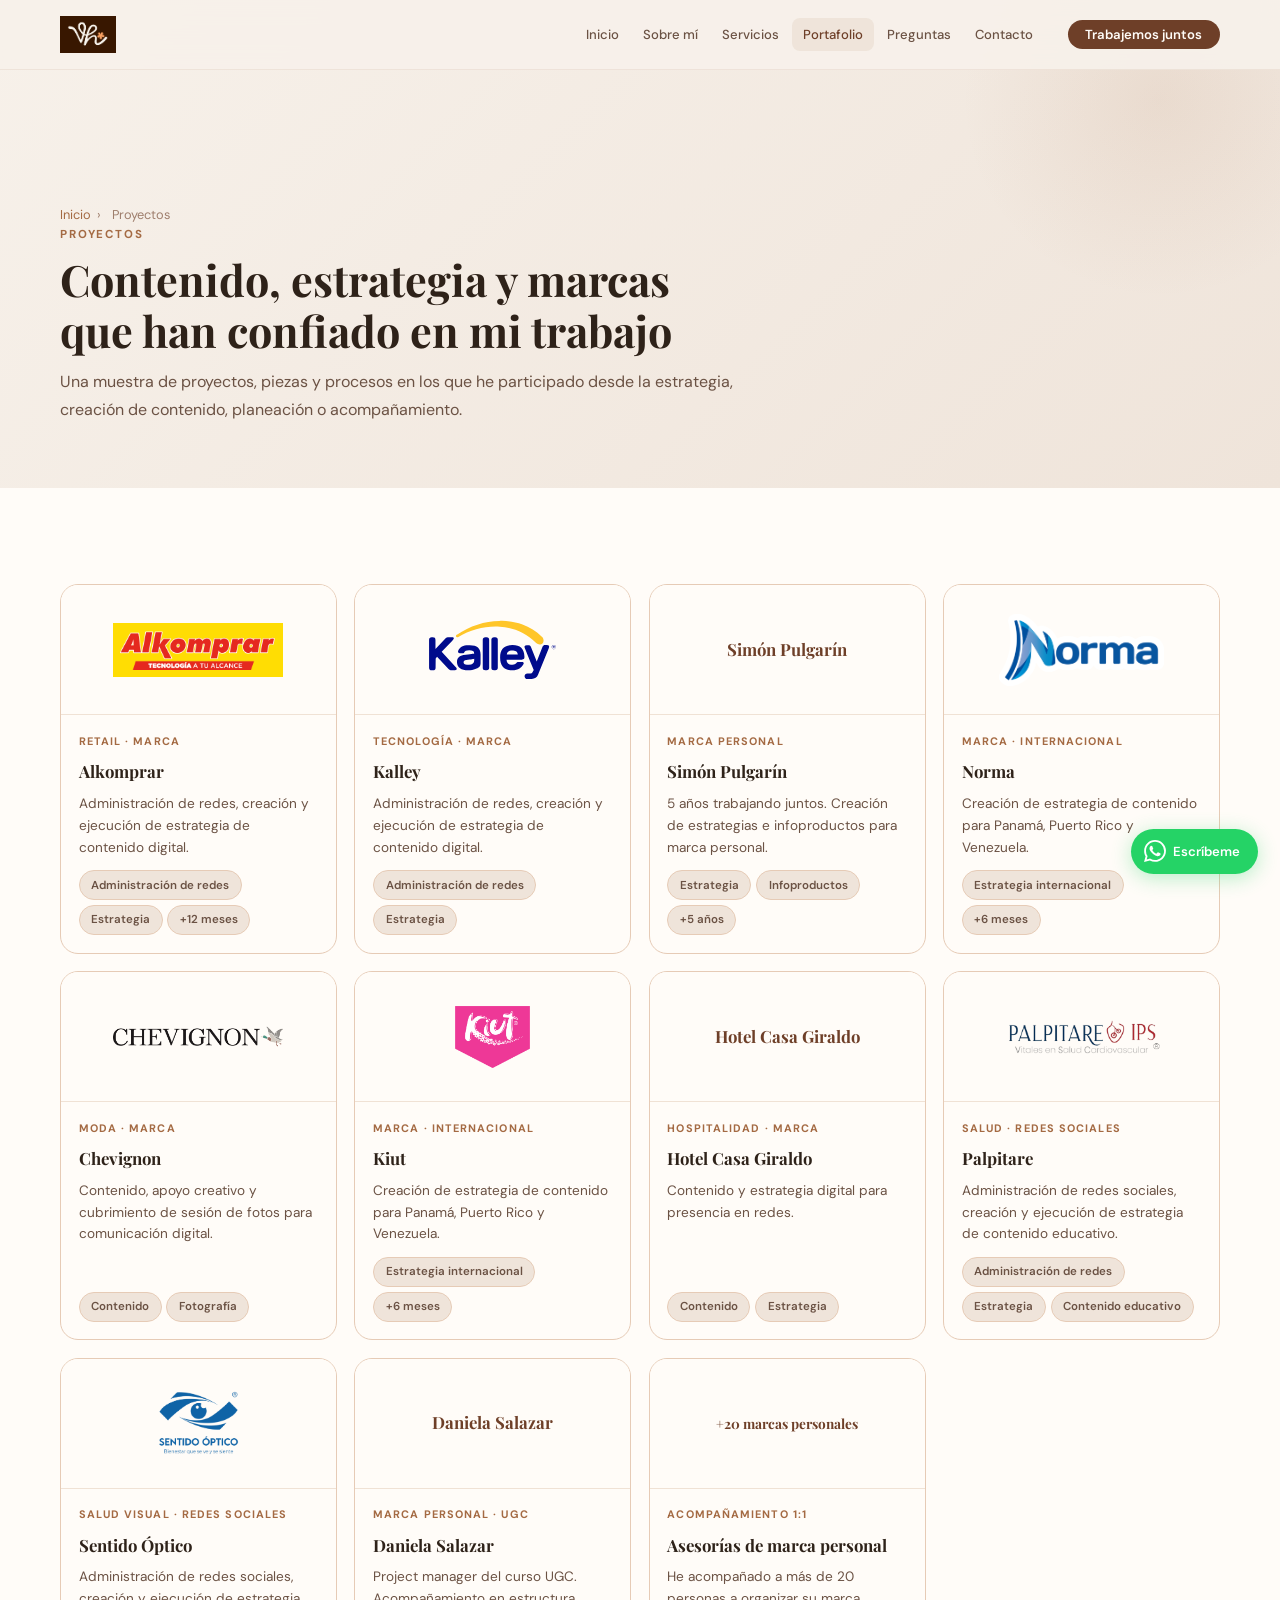
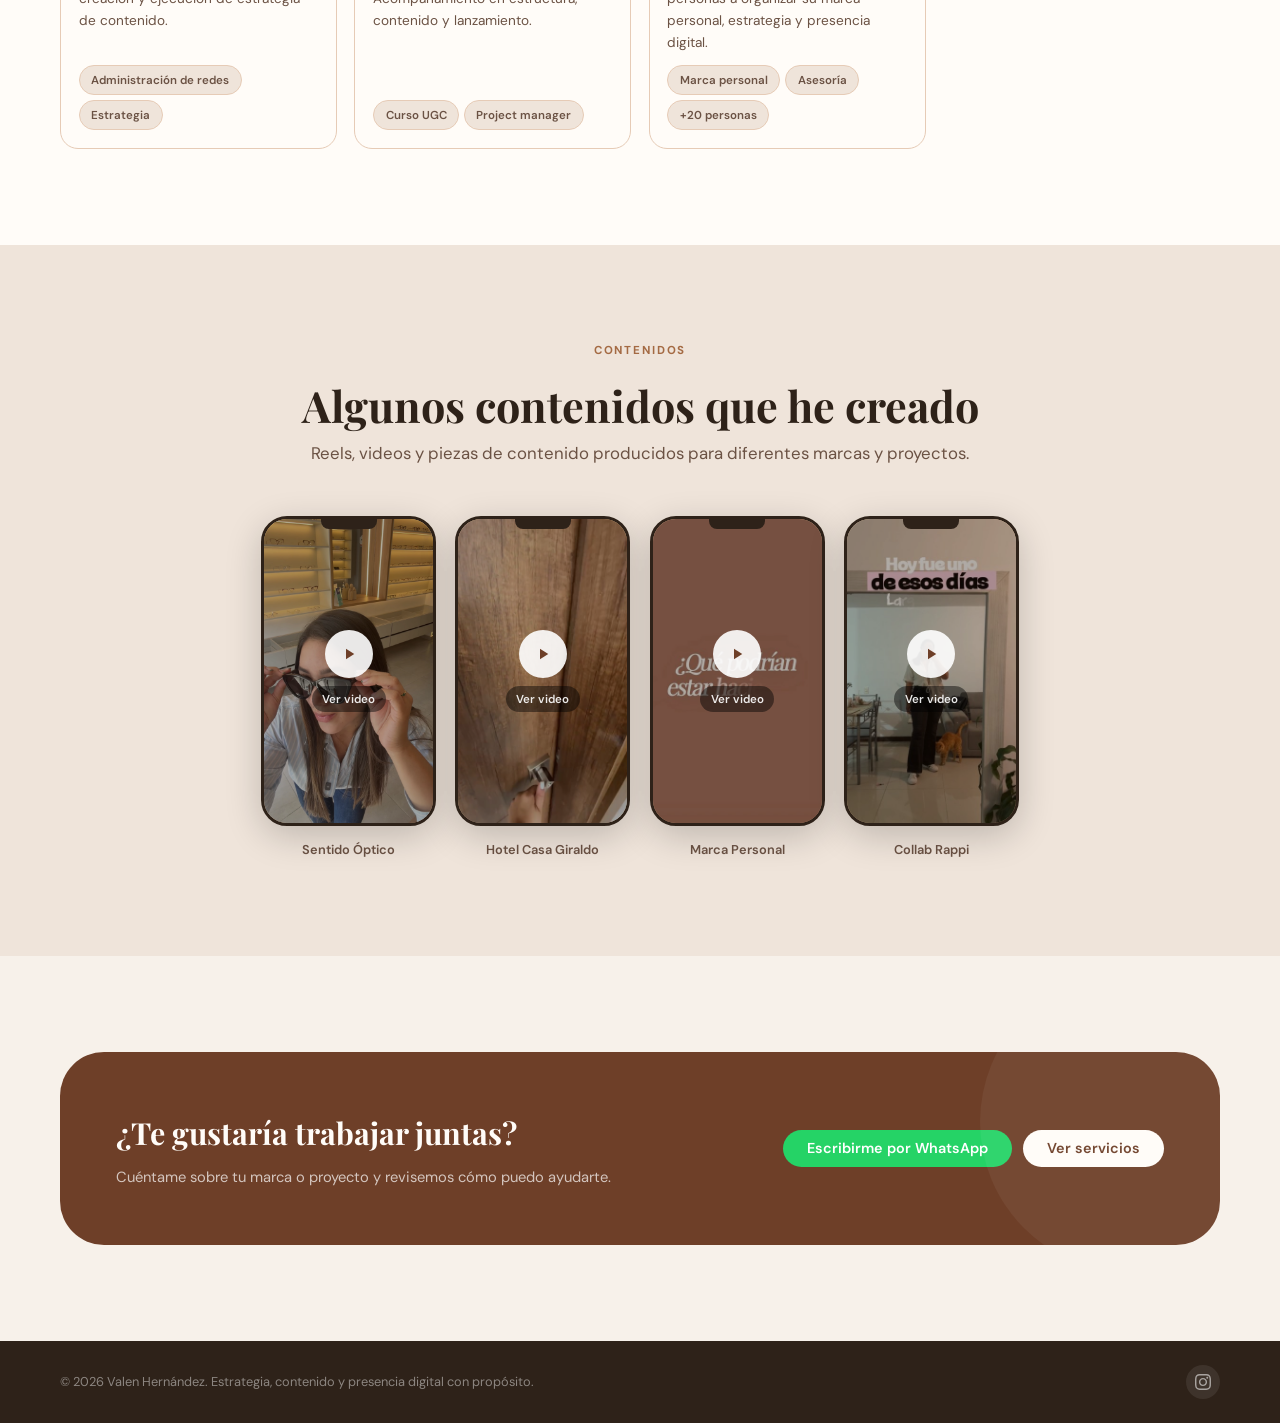
<file: portafolio.html>
<!DOCTYPE html>
<html lang="es">
<head>
  <meta charset="UTF-8" /><meta name="viewport" content="width=device-width, initial-scale=1.0" />
  <title>Proyectos · Valen Hernández</title>
  <meta name="description" content="Proyectos, marcas y procesos en los que he participado desde la estrategia, creación de contenido o acompañamiento." />
  <link rel="icon" href="assets/icons/favicon.png" />
  <link rel="preconnect" href="https://fonts.googleapis.com" /><link rel="preconnect" href="https://fonts.gstatic.com" crossorigin />
  <link href="https://fonts.googleapis.com/css2?family=Playfair+Display:ital,wght@0,400;0,600;0,700;1,400&family=DM+Sans:opsz,wght@9..40,300;9..40,400;9..40,500;9..40,600&display=swap" rel="stylesheet" />
  <link rel="stylesheet" href="styles.css" />
</head>
<body>
<header class="navbar" id="navbar"><div class="navbar__inner">
  <a href="index.html" class="navbar__logo"><img src="assets/logos/logo.png" alt="Valen Hernández" class="navbar__logo-img" /></a>
  <nav class="navbar__nav" aria-label="Navegación principal">
    <a href="index.html" class="nav-link">Inicio</a><a href="sobre-mi.html" class="nav-link">Sobre mí</a><a href="servicios.html" class="nav-link">Servicios</a><a href="portafolio.html" class="nav-link active">Portafolio</a><a href="faq.html" class="nav-link">Preguntas</a><a href="contacto.html" class="nav-link">Contacto</a>
  </nav>
  <a href="https://wa.me/573104704939?text=Hola%20Valen%2C%20quiero%20información%20sobre%20tus%20servicios" class="btn btn-primary btn-sm navbar__cta" target="_blank" rel="noopener">Trabajemos juntos</a>
  <button class="hamburger" id="hamburger" aria-label="Abrir menú" aria-expanded="false"><span></span><span></span><span></span></button>
</div></header>
<div class="mobile-menu" id="mobileMenu" aria-hidden="true">
  <a href="index.html" class="nav-link">Inicio</a><a href="sobre-mi.html" class="nav-link">Sobre mí</a><a href="servicios.html" class="nav-link">Servicios</a><a href="portafolio.html" class="nav-link">Proyectos</a><a href="faq.html" class="nav-link">Preguntas frecuentes</a><a href="contacto.html" class="nav-link">Contacto</a>
  <a href="https://wa.me/573104704939?text=Hola%20Valen%2C%20quiero%20información%20sobre%20tus%20servicios" class="btn btn-primary" target="_blank" rel="noopener">Escribirme por WhatsApp</a>
</div>
<main>

<!-- PAGE HERO -->
<section class="page-hero">
  <div class="container"><div class="page-hero__inner">
    <nav class="breadcrumb" aria-label="Breadcrumb"><a href="index.html">Inicio</a><span>›</span><span>Proyectos</span></nav>
    <span class="section-label page-hero__label">Proyectos</span>
    <h1 class="section-title page-hero__title">Contenido, estrategia y marcas que han confiado en mi trabajo</h1>
    <p class="page-hero__desc">Una muestra de proyectos, piezas y procesos en los que he participado desde la estrategia, creación de contenido, planeación o acompañamiento.</p>
  </div></div>
</section>

<!-- PORTFOLIO GRID -->
<section class="section section--bg-white" aria-label="Proyectos">
  <div class="container">
    <div class="portfolio-grid">

      <!-- Alkomprar -->
      <div class="portfolio-card reveal" data-modal="alkomprar">
        <div class="portfolio-card__thumb"><img src="assets/logos/alkomprar.png" alt="Alkomprar" /><div class="portfolio-card__overlay"><span>Ver más →</span></div></div>
        <div class="portfolio-card__body"><span class="portfolio-card__cat">Retail · Marca</span><h3 class="portfolio-card__name">Alkomprar</h3><p class="portfolio-card__desc">Administración de redes, creación y ejecución de estrategia de contenido digital.</p><div class="portfolio-card__chips"><span class="chip">Administración de redes</span><span class="chip">Estrategia</span><span class="chip">+12 meses</span></div></div>
      </div>

      <!-- Kalley -->
      <div class="portfolio-card reveal" data-modal="kalley">
        <div class="portfolio-card__thumb"><img src="assets/logos/kalley.svg" alt="Kalley" /><div class="portfolio-card__overlay"><span>Ver más →</span></div></div>
        <div class="portfolio-card__body"><span class="portfolio-card__cat">Tecnología · Marca</span><h3 class="portfolio-card__name">Kalley</h3><p class="portfolio-card__desc">Administración de redes, creación y ejecución de estrategia de contenido digital.</p><div class="portfolio-card__chips"><span class="chip">Administración de redes</span><span class="chip">Estrategia</span></div></div>
      </div>

      <!-- Simón Pulgarín -->
      <div class="portfolio-card reveal" data-modal="simon">
        <div class="portfolio-card__thumb portfolio-card__thumb--text">Simón Pulgarín<div class="portfolio-card__overlay"><span>Ver más →</span></div></div>
        <div class="portfolio-card__body"><span class="portfolio-card__cat">Marca personal</span><h3 class="portfolio-card__name">Simón Pulgarín</h3><p class="portfolio-card__desc">5 años trabajando juntos. Creación de estrategias e infoproductos para marca personal.</p><div class="portfolio-card__chips"><span class="chip">Estrategia</span><span class="chip">Infoproductos</span><span class="chip">+5 años</span></div></div>
      </div>

      <!-- Norma -->
      <div class="portfolio-card reveal" data-modal="norma">
        <div class="portfolio-card__thumb"><img src="assets/logos/norma.png" alt="Norma" /><div class="portfolio-card__overlay"><span>Ver más →</span></div></div>
        <div class="portfolio-card__body"><span class="portfolio-card__cat">Marca · Internacional</span><h3 class="portfolio-card__name">Norma</h3><p class="portfolio-card__desc">Creación de estrategia de contenido para Panamá, Puerto Rico y Venezuela.</p><div class="portfolio-card__chips"><span class="chip">Estrategia internacional</span><span class="chip">+6 meses</span></div></div>
      </div>

      <!-- Chevignon -->
      <div class="portfolio-card reveal" data-modal="chevignon">
        <div class="portfolio-card__thumb"><img src="assets/logos/chevignon.png" alt="Chevignon" /><div class="portfolio-card__overlay"><span>Ver más →</span></div></div>
        <div class="portfolio-card__body"><span class="portfolio-card__cat">Moda · Marca</span><h3 class="portfolio-card__name">Chevignon</h3><p class="portfolio-card__desc">Contenido, apoyo creativo y cubrimiento de sesión de fotos para comunicación digital.</p><div class="portfolio-card__chips"><span class="chip">Contenido</span><span class="chip">Fotografía</span></div></div>
      </div>

      <!-- Kiut -->
      <div class="portfolio-card reveal" data-modal="kiut">
        <div class="portfolio-card__thumb"><img src="assets/logos/kiut.png" alt="Kiut" /><div class="portfolio-card__overlay"><span>Ver más →</span></div></div>
        <div class="portfolio-card__body"><span class="portfolio-card__cat">Marca · Internacional</span><h3 class="portfolio-card__name">Kiut</h3><p class="portfolio-card__desc">Creación de estrategia de contenido para Panamá, Puerto Rico y Venezuela.</p><div class="portfolio-card__chips"><span class="chip">Estrategia internacional</span><span class="chip">+6 meses</span></div></div>
      </div>

      <!-- Hotel Casa Giraldo -->
      <div class="portfolio-card reveal" data-modal="casagiraldo">
        <div class="portfolio-card__thumb portfolio-card__thumb--text">Hotel Casa Giraldo<div class="portfolio-card__overlay"><span>Ver más →</span></div></div>
        <div class="portfolio-card__body"><span class="portfolio-card__cat">Hospitalidad · Marca</span><h3 class="portfolio-card__name">Hotel Casa Giraldo</h3><p class="portfolio-card__desc">Contenido y estrategia digital para presencia en redes.</p><div class="portfolio-card__chips"><span class="chip">Contenido</span><span class="chip">Estrategia</span></div></div>
      </div>

      <!-- Palpitare -->
      <div class="portfolio-card reveal" data-modal="palpitare">
        <div class="portfolio-card__thumb"><img src="assets/logos/palpitare.png" alt="Palpitare" /><div class="portfolio-card__overlay"><span>Ver más →</span></div></div>
        <div class="portfolio-card__body"><span class="portfolio-card__cat">Salud · Redes sociales</span><h3 class="portfolio-card__name">Palpitare</h3><p class="portfolio-card__desc">Administración de redes sociales, creación y ejecución de estrategia de contenido educativo.</p><div class="portfolio-card__chips"><span class="chip">Administración de redes</span><span class="chip">Estrategia</span><span class="chip">Contenido educativo</span></div></div>
      </div>

      <!-- Sentido Óptico -->
      <div class="portfolio-card reveal" data-modal="sentido">
        <div class="portfolio-card__thumb"><img src="assets/logos/sentido-optico.png" alt="Sentido Óptico" /><div class="portfolio-card__overlay"><span>Ver más →</span></div></div>
        <div class="portfolio-card__body"><span class="portfolio-card__cat">Salud visual · Redes sociales</span><h3 class="portfolio-card__name">Sentido Óptico</h3><p class="portfolio-card__desc">Administración de redes sociales, creación y ejecución de estrategia de contenido.</p><div class="portfolio-card__chips"><span class="chip">Administración de redes</span><span class="chip">Estrategia</span></div></div>
      </div>

      <!-- Daniela Salazar -->
      <div class="portfolio-card reveal" data-modal="daniela">
        <div class="portfolio-card__thumb portfolio-card__thumb--text">Daniela Salazar<div class="portfolio-card__overlay"><span>Ver más →</span></div></div>
        <div class="portfolio-card__body"><span class="portfolio-card__cat">Marca personal · UGC</span><h3 class="portfolio-card__name">Daniela Salazar</h3><p class="portfolio-card__desc">Project manager del curso UGC. Acompañamiento en estructura, contenido y lanzamiento.</p><div class="portfolio-card__chips"><span class="chip">Curso UGC</span><span class="chip">Project manager</span></div></div>
      </div>

      <!-- Asesorías marca personal -->
      <div class="portfolio-card reveal" data-modal="asesorias">
        <div class="portfolio-card__thumb portfolio-card__thumb--text" style="font-size:.85rem">+20 marcas personales<div class="portfolio-card__overlay"><span>Ver más →</span></div></div>
        <div class="portfolio-card__body"><span class="portfolio-card__cat">Acompañamiento 1:1</span><h3 class="portfolio-card__name">Asesorías de marca personal</h3><p class="portfolio-card__desc">He acompañado a más de 20 personas a organizar su marca personal, estrategia y presencia digital.</p><div class="portfolio-card__chips"><span class="chip">Marca personal</span><span class="chip">Asesoría</span><span class="chip">+20 personas</span></div></div>
      </div>

    </div>
  </div>
</section>

<!-- VIDEOS -->
<section class="section section--bg-warm" aria-label="Contenidos creados">
  <div class="container">
    <div class="section__head centered">
      <span class="section-label reveal">Contenidos</span>
      <h2 class="section-title reveal">Algunos contenidos que he creado</h2>
      <p class="section-subtitle reveal">Reels, videos y piezas de contenido producidos para diferentes marcas y proyectos.</p>
    </div>
    <div class="video-gallery">
      <div class="video-mockup reveal" data-video="assets/videos/video-sentido-optico.mp4">
        <div class="video-mockup__phone">
          <video class="video-mockup__video" src="assets/videos/video-sentido-optico.mp4" poster="assets/images/thumb-sentido-optico.jpg" muted loop playsinline preload="none"></video>
          <div class="video-mockup__overlay">
            <button class="video-mockup__play" aria-label="Reproducir video"><svg width="18" height="18" viewBox="0 0 24 24" fill="currentColor"><path d="M8 5v14l11-7z"/></svg></button>
            <span class="video-mockup__label">Ver video</span>
          </div>
        </div>
        <p class="video-mockup__client">Sentido Óptico</p>
      </div>
      <div class="video-mockup reveal" data-video="assets/videos/video-hotel.mp4">
        <div class="video-mockup__phone">
          <video class="video-mockup__video" src="assets/videos/video-hotel.mp4" poster="assets/images/thumb-hotel.jpg" muted loop playsinline preload="none"></video>
          <div class="video-mockup__overlay">
            <button class="video-mockup__play" aria-label="Reproducir video"><svg width="18" height="18" viewBox="0 0 24 24" fill="currentColor"><path d="M8 5v14l11-7z"/></svg></button>
            <span class="video-mockup__label">Ver video</span>
          </div>
        </div>
        <p class="video-mockup__client">Hotel Casa Giraldo</p>
      </div>
      <div class="video-mockup reveal" data-video="assets/videos/video-marca-personal.mp4">
        <div class="video-mockup__phone">
          <video class="video-mockup__video" src="assets/videos/video-marca-personal.mp4" poster="assets/images/thumb-marca-personal.jpg" muted loop playsinline preload="none"></video>
          <div class="video-mockup__overlay">
            <button class="video-mockup__play" aria-label="Reproducir video"><svg width="18" height="18" viewBox="0 0 24 24" fill="currentColor"><path d="M8 5v14l11-7z"/></svg></button>
            <span class="video-mockup__label">Ver video</span>
          </div>
        </div>
        <p class="video-mockup__client">Marca Personal</p>
      </div>
      <div class="video-mockup reveal" data-video="assets/videos/video-collab-rappi.mp4">
        <div class="video-mockup__phone">
          <video class="video-mockup__video" src="assets/videos/video-collab-rappi.mp4" poster="assets/images/thumb-collab-rappi.jpg" muted loop playsinline preload="none"></video>
          <div class="video-mockup__overlay">
            <button class="video-mockup__play" aria-label="Reproducir video"><svg width="18" height="18" viewBox="0 0 24 24" fill="currentColor"><path d="M8 5v14l11-7z"/></svg></button>
            <span class="video-mockup__label">Ver video</span>
          </div>
        </div>
        <p class="video-mockup__client">Collab Rappi</p>
      </div>
    </div>
  </div>
</section>

<!-- CTA -->
<section class="section"><div class="container"><div class="cta-banner reveal scale-in"><div class="cta-banner__text"><h2 class="cta-banner__title">¿Te gustaría trabajar juntas?</h2><p class="cta-banner__sub">Cuéntame sobre tu marca o proyecto y revisemos cómo puedo ayudarte.</p></div><div class="cta-banner__btns"><a href="https://wa.me/573104704939?text=Hola%20Valen%2C%20quiero%20información%20sobre%20tus%20servicios" class="btn btn-wa" target="_blank" rel="noopener">Escribirme por WhatsApp</a><a href="servicios.html" class="btn btn-white">Ver servicios</a></div></div></div></section>

</main>

<!-- PORTFOLIO MODALS -->
<div class="modal-overlay" id="portfolioModal" role="dialog" aria-modal="true" aria-label="Detalle del proyecto">
  <div class="modal" id="modalContent">
    <div class="modal__close"><button id="modalClose" aria-label="Cerrar">✕</button></div>
    <div class="modal__head">
      <div class="modal__logo" id="modalLogo"></div>
      <div class="modal__meta"><h2 class="modal__client-name" id="modalName"></h2><p class="modal__client-cat" id="modalCat"></p></div>
    </div>
    <div class="modal__body">
      <div><p class="modal__block-title">Lo que hice</p><div class="modal__chips" id="modalChips"></div></div>
      <div><p class="modal__block-title">Sobre el proyecto</p><p class="modal__desc" id="modalDesc"></p></div>
      <div id="modalBadgeWrap"></div>
      <div class="modal__media-placeholder" id="modalMedia">📁 Espacio para agregar piezas, capturas o resultados de este proyecto.</div>
      <a href="https://wa.me/573104704939?text=Hola%20Valen%2C%20me%20interesa%20trabajar%20contigo" class="btn btn-primary" target="_blank" rel="noopener" style="align-self:flex-start">Quiero trabajar contigo</a>
    </div>
  </div>
</div>

<!-- VIDEO MODAL -->
<div class="video-modal-overlay" id="videoModalOverlay">
  <div class="video-modal">
    <button class="video-modal__close" id="videoModalClose" aria-label="Cerrar">✕</button>
    <video id="videoModalPlayer" controls playsinline></video>
  </div>
</div>

<footer class="footer"><div class="container footer__inner"><p class="footer__copy">© 2026 Valen Hernández. Estrategia, contenido y presencia digital con propósito.</p><div class="footer__social"><a href="https://www.instagram.com/vaalenhernandez_" target="_blank" rel="noopener" aria-label="Instagram"><svg width="16" height="16" viewBox="0 0 24 24" fill="currentColor"><path d="M12 2.163c3.204 0 3.584.012 4.85.07 3.252.148 4.771 1.691 4.919 4.919.058 1.265.069 1.645.069 4.849 0 3.205-.012 3.584-.069 4.849-.149 3.225-1.664 4.771-4.919 4.919-1.266.058-1.644.07-4.85.07-3.204 0-3.584-.012-4.849-.07-3.26-.149-4.771-1.699-4.919-4.92-.058-1.265-.07-1.644-.07-4.849 0-3.204.013-3.583.07-4.849.149-3.227 1.664-4.771 4.919-4.919 1.266-.057 1.645-.069 4.849-.069zm0-2.163c-3.259 0-3.667.014-4.947.072-4.358.2-6.78 2.618-6.98 6.98-.059 1.281-.073 1.689-.073 4.948 0 3.259.014 3.668.072 4.948.2 4.358 2.618 6.78 6.98 6.98 1.281.058 1.689.072 4.948.072 3.259 0 3.668-.014 4.948-.072 4.354-.2 6.782-2.618 6.979-6.98.059-1.28.073-1.689.073-4.948 0-3.259-.014-3.667-.072-4.947-.196-4.354-2.617-6.78-6.979-6.98-1.281-.059-1.69-.073-4.949-.073zm0 5.838c-3.403 0-6.162 2.759-6.162 6.162s2.759 6.163 6.162 6.163 6.162-2.759 6.162-6.163c0-3.403-2.759-6.162-6.162-6.162zm0 10.162c-2.209 0-4-1.79-4-4 0-2.209 1.791-4 4-4s4 1.791 4 4c0 2.21-1.791 4-4 4zm6.406-11.845c-.796 0-1.441.645-1.441 1.44s.645 1.44 1.441 1.44c.795 0 1.439-.645 1.439-1.44s-.644-1.44-1.439-1.44z"/></svg></a></div></div></footer>
<a href="https://wa.me/573104704939?text=Hola%20Valen%2C%20quiero%20información%20sobre%20tus%20servicios" class="wa-float" target="_blank" rel="noopener" aria-label="WhatsApp"><svg width="22" height="22" viewBox="0 0 24 24" fill="currentColor"><path d="M17.472 14.382c-.297-.149-1.758-.867-2.03-.967-.273-.099-.471-.148-.67.15-.197.297-.767.966-.94 1.164-.173.199-.347.223-.644.075-.297-.15-1.255-.463-2.39-1.475-.883-.788-1.48-1.761-1.653-2.059-.173-.297-.018-.458.13-.606.134-.133.298-.347.446-.52.149-.174.198-.298.298-.497.099-.198.05-.371-.025-.52-.075-.149-.669-1.612-.916-2.207-.242-.579-.487-.5-.669-.51-.173-.008-.371-.01-.57-.01-.198 0-.52.074-.792.372-.272.297-1.04 1.016-1.04 2.479 0 1.462 1.065 2.875 1.213 3.074.149.198 2.096 3.2 5.077 4.487.709.306 1.262.489 1.694.625.712.227 1.36.195 1.871.118.571-.085 1.758-.719 2.006-1.413.248-.694.248-1.289.173-1.413-.074-.124-.272-.198-.57-.347m-5.421 7.403h-.004a9.87 9.87 0 01-5.031-1.378l-.361-.214-3.741.982.998-3.648-.235-.374a9.86 9.86 0 01-1.51-5.26c.001-5.45 4.436-9.884 9.888-9.884 2.64 0 5.122 1.03 6.988 2.898a9.825 9.825 0 012.893 6.994c-.003 5.45-4.437 9.884-9.885 9.884m8.413-18.297A11.815 11.815 0 0012.05 0C5.495 0 .16 5.335.157 11.892c0 2.096.547 4.142 1.588 5.945L.057 24l6.305-1.654a11.882 11.882 0 005.683 1.448h.005c6.554 0 11.89-5.335 11.893-11.893a11.821 11.821 0 00-3.48-8.413z"/></svg><span class="wa-float__label">Escríbeme</span></a>
<button class="back-top" id="backTop" aria-label="Volver arriba">↑</button>
<script src="script.js"></script>
</body></html>
</file>
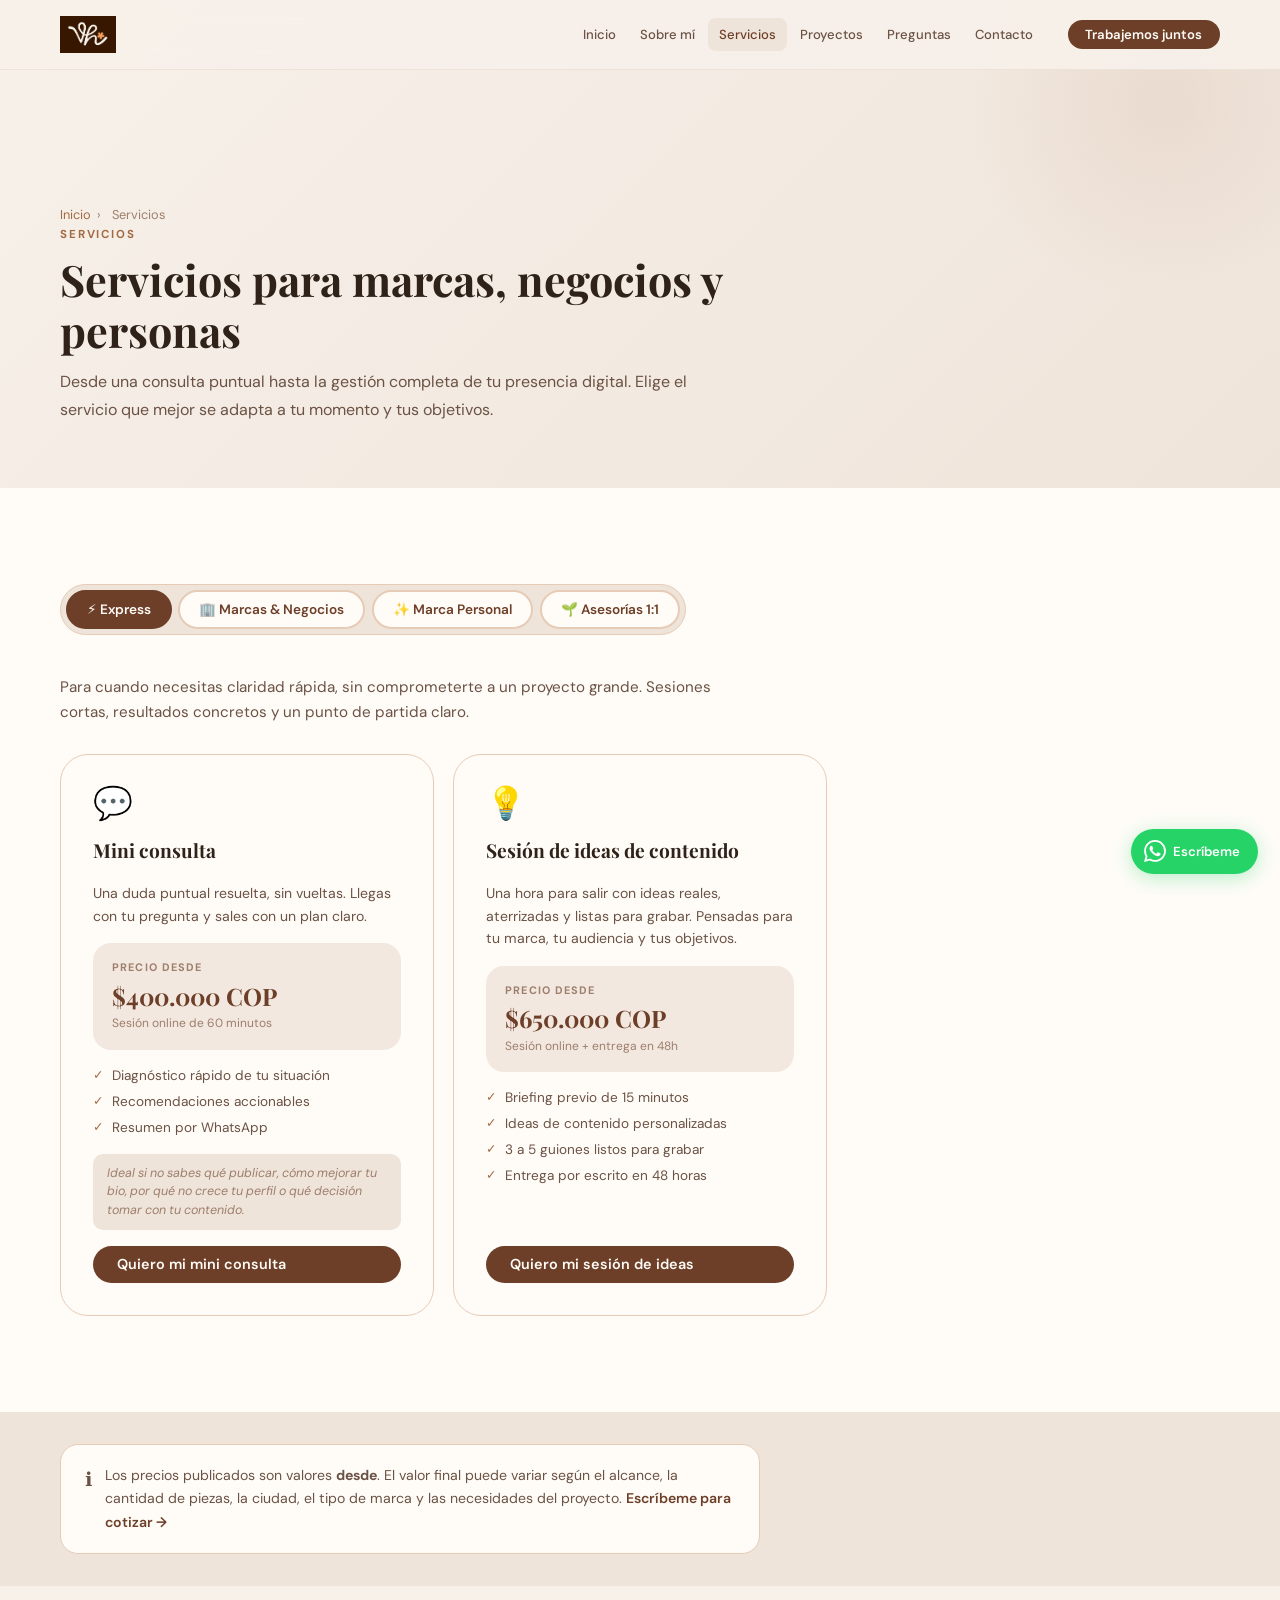
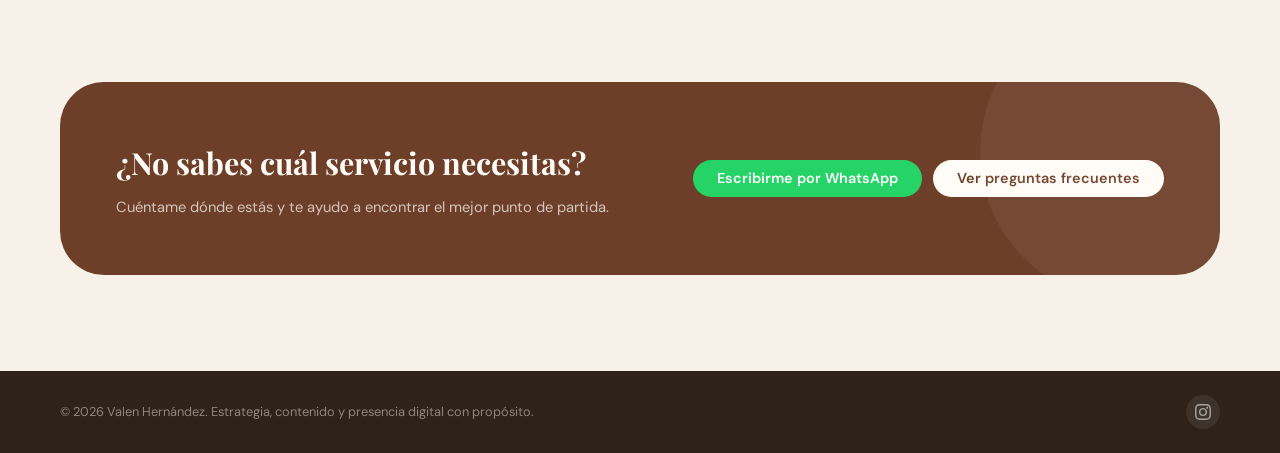
<file: servicios.html>
<!DOCTYPE html>
<html lang="es">
<head>
  <meta charset="UTF-8" /><meta name="viewport" content="width=device-width, initial-scale=1.0" />
  <title>Servicios · Valen Hernández</title>
  <meta name="description" content="Servicios de estrategia de contenido, administración de redes, creación de contenido y asesorías para marcas y emprendedores." />
  <link rel="icon" href="assets/icons/favicon.png" />
  <link rel="preconnect" href="https://fonts.googleapis.com" /><link rel="preconnect" href="https://fonts.gstatic.com" crossorigin />
  <link href="https://fonts.googleapis.com/css2?family=Playfair+Display:ital,wght@0,400;0,600;0,700;1,400&family=DM+Sans:opsz,wght@9..40,300;9..40,400;9..40,500;9..40,600&display=swap" rel="stylesheet" />
  <link rel="stylesheet" href="styles.css" />
</head>
<body>
<header class="navbar" id="navbar"><div class="navbar__inner">
  <a href="index.html" class="navbar__logo"><img src="assets/logos/logo.png" alt="Valen Hernández" class="navbar__logo-img" /></a>
  <nav class="navbar__nav"><a href="index.html" class="nav-link">Inicio</a><a href="sobre-mi.html" class="nav-link">Sobre mí</a><a href="servicios.html" class="nav-link active">Servicios</a><a href="portafolio.html" class="nav-link">Proyectos</a><a href="faq.html" class="nav-link">Preguntas</a><a href="contacto.html" class="nav-link">Contacto</a></nav>
  <a href="https://wa.me/573104704939?text=Hola%20Valen%2C%20quiero%20información%20sobre%20tus%20servicios" class="btn btn-primary btn-sm navbar__cta" target="_blank" rel="noopener">Trabajemos juntos</a>
  <button class="hamburger" id="hamburger" aria-label="Abrir menú" aria-expanded="false"><span></span><span></span><span></span></button>
</div></header>
<div class="mobile-menu" id="mobileMenu" aria-hidden="true">
  <a href="index.html" class="nav-link">Inicio</a><a href="sobre-mi.html" class="nav-link">Sobre mí</a><a href="servicios.html" class="nav-link">Servicios</a><a href="portafolio.html" class="nav-link">Proyectos</a><a href="faq.html" class="nav-link">Preguntas frecuentes</a><a href="contacto.html" class="nav-link">Contacto</a>
  <a href="https://wa.me/573104704939?text=Hola%20Valen%2C%20quiero%20información%20sobre%20tus%20servicios" class="btn btn-primary" target="_blank" rel="noopener">Escribirme por WhatsApp</a>
</div>
<main>

<section class="page-hero">
  <div class="container"><div class="page-hero__inner">
    <nav class="breadcrumb"><a href="index.html">Inicio</a><span>›</span><span>Servicios</span></nav>
    <span class="section-label page-hero__label">Servicios</span>
    <h1 class="section-title page-hero__title">Servicios para marcas, negocios y personas</h1>
    <p class="page-hero__desc">Desde una consulta puntual hasta la gestión completa de tu presencia digital. Elige el servicio que mejor se adapta a tu momento y tus objetivos.</p>
  </div></div>
</section>

<section class="section section--bg-white" id="servicios-tabs">
  <div class="container">
    <!-- TABS -->
    <div class="service-tabs" role="tablist" aria-label="Categorías de servicios">
      <button class="service-tab active" role="tab" aria-selected="true" data-tab="express" id="tab-express">⚡ Express</button>
      <button class="service-tab" role="tab" aria-selected="false" data-tab="marcas" id="tab-marcas">🏢 Marcas &amp; Negocios</button>
      <button class="service-tab" role="tab" aria-selected="false" data-tab="personal" id="tab-personal">✨ Marca Personal</button>
      <button class="service-tab" role="tab" aria-selected="false" data-tab="asesorias" id="tab-asesorias">🌱 Asesorías 1:1</button>
    </div>

    <!-- PANEL: EXPRESS -->
    <div class="service-panel active" id="panel-express" role="tabpanel" aria-labelledby="tab-express">
      <p style="font-size:.95rem;color:var(--text-mid);margin-bottom:1.8rem;max-width:680px">Para cuando necesitas claridad rápida, sin comprometerte a un proyecto grande. Sesiones cortas, resultados concretos y un punto de partida claro.</p>
      <div class="service-cards-grid">
        <div class="service-card" id="express">
          <div class="service-card__icon">💬</div>
          <h2 class="service-card__name">Mini consulta</h2>
          <p class="service-card__tagline">Una duda puntual resuelta, sin vueltas. Llegas con tu pregunta y sales con un plan claro.</p>
          <div class="price-block"><span class="price-from-label">Precio desde</span><span class="price-amount">$400.000 COP</span><span class="price-detail">Sesión online de 60 minutos</span></div>
          <ul class="service-card__includes">
            <li>Diagnóstico rápido de tu situación</li>
            <li>Recomendaciones accionables</li>
            <li>Resumen por WhatsApp</li>
          </ul>
          <p class="service-card__note">Ideal si no sabes qué publicar, cómo mejorar tu bio, por qué no crece tu perfil o qué decisión tomar con tu contenido.</p>
          <a href="mini-consulta.html" class="btn btn-primary">Quiero mi mini consulta</a>
        </div>
        <div class="service-card">
          <div class="service-card__icon">💡</div>
          <h2 class="service-card__name">Sesión de ideas de contenido</h2>
          <p class="service-card__tagline">Una hora para salir con ideas reales, aterrizadas y listas para grabar. Pensadas para tu marca, tu audiencia y tus objetivos.</p>
          <div class="price-block"><span class="price-from-label">Precio desde</span><span class="price-amount">$650.000 COP</span><span class="price-detail">Sesión online + entrega en 48h</span></div>
          <ul class="service-card__includes">
            <li>Briefing previo de 15 minutos</li>
            <li>Ideas de contenido personalizadas</li>
            <li>3 a 5 guiones listos para grabar</li>
            <li>Entrega por escrito en 48 horas</li>
          </ul>
          <a href="https://wa.me/573104704939?text=Hola%20Valen%2C%20quiero%20una%20sesión%20de%20ideas%20de%20contenido" class="btn btn-primary" target="_blank" rel="noopener">Quiero mi sesión de ideas</a>
        </div>
      </div>
    </div>

    <!-- PANEL: MARCAS -->
    <div class="service-panel" id="panel-marcas" role="tabpanel" aria-labelledby="tab-marcas">
      <p style="font-size:.95rem;color:var(--text-mid);margin-bottom:1.8rem;max-width:680px" id="marcas">Tu marca en buenas manos. Me encargo de estrategia, planeación, creación y análisis para transformar tus redes en un espacio coherente y con propósito.</p>
      <div class="service-cards-grid">
        <div class="service-card">
          <div class="service-card__icon">📱</div>
          <h2 class="service-card__name">Administración de redes sociales</h2>
          <p class="service-card__tagline">Tu marca publicando con frecuencia, coherencia y estrategia — sin que tengas que estar pendiente. El objetivo: que tus redes trabajen para ti y generen resultados reales.</p>
          <div class="price-block"><span class="price-from-label">Inversión mensual desde</span><span class="price-amount">$2.300.000 COP</span><span class="price-detail">2 plataformas · 20 posts/mes · 3 días stories/semana</span></div>
          <ul class="service-card__includes">
            <li>Evaluación y optimización del perfil</li>
            <li>Estrategia de contenido mensual</li>
            <li>Creación de reels, fotos, textos y stories</li>
            <li>Publicación y gestión diaria</li>
            <li>Seguimiento de métricas y ajustes</li>
            <li>Reporte mensual de resultados</li>
          </ul>
          <p class="service-card__note">Contrato mínimo de 3 meses.</p>
          <a href="https://wa.me/573104704939?text=Hola%20Valen%2C%20quiero%20delegar%20mis%20redes" class="btn btn-primary" target="_blank" rel="noopener">Quiero delegar mis redes</a>
        </div>
        <div class="service-card">
          <div class="service-card__icon">🎬</div>
          <h2 class="service-card__name">Creación de contenido</h2>
          <p class="service-card__tagline">Creo contenido que se siente, se ve y se recuerda. Piezas con historia, emoción e identidad.</p>
          <div class="price-block price-block--packages">
            <span class="price-from-label">Paquetes disponibles</span>
            <div class="price-packages">
              <div class="package-row"><span class="package-row__name">6 contenidos</span><span class="package-row__price">Desde $800.000</span></div>
              <div class="package-row"><span class="package-row__name">10 contenidos</span><span class="package-row__price">Desde $1.200.000</span></div>
              <div class="package-row"><span class="package-row__name">14 contenidos</span><span class="package-row__price">Desde $1.600.000</span></div>
              <div class="package-row package-row--highlight"><span class="package-row__name">20 contenidos ✦</span><span class="package-row__price">Desde $1.800.000</span></div>
            </div>
          </div>
          <ul class="service-card__includes">
            <li>Estrategia de comunicación</li>
            <li>Producción y edición de videos</li>
            <li>Contenido alineado a la estrategia</li>
            <li>Material listo para publicar</li>
            <li>Opcional: calendario de publicación</li>
          </ul>
          <p class="service-card__note">La marca debe facilitar productos, espacios, personas o recursos necesarios para producir las piezas.</p>
          <a href="https://wa.me/573104704939?text=Hola%20Valen%2C%20quiero%20crear%20contenido%20para%20mi%20marca" class="btn btn-primary" target="_blank" rel="noopener">Quiero crear contenido</a>
        </div>
        <div class="service-card">
          <div class="service-card__icon">🗺️</div>
          <h2 class="service-card__name">Estrategia + plan de acción</h2>
          <p class="service-card__tagline">Si tu marca necesita dirección, este servicio es el punto de partida.</p>
          <div class="price-block"><span class="price-from-label">Precio desde</span><span class="price-amount">$1.400.000 COP</span><span class="price-detail">2 sesiones online</span></div>
          <ul class="service-card__includes">
            <li>Diagnóstico de marca y competencia</li>
            <li>Definición de público objetivo</li>
            <li>Pilares de contenido</li>
            <li>Calendario estratégico</li>
            <li>Guía de implementación</li>
            <li>Recomendaciones accionables</li>
            <li>Seguimiento durante 1 mes</li>
          </ul>
          <a href="https://wa.me/573104704939?text=Hola%20Valen%2C%20quiero%20una%20estrategia%20para%20mi%20marca" class="btn btn-primary" target="_blank" rel="noopener">Quiero una estrategia</a>
        </div>
      </div>
    </div>

    <!-- PANEL: PERSONAL -->
    <div class="service-panel" id="panel-personal" role="tabpanel" aria-labelledby="tab-personal">
      <p style="font-size:.95rem;color:var(--text-mid);margin-bottom:1.8rem;max-width:680px" id="personal">Tu marca personal es tu carta de presentación digital. Servicios diseñados para ayudarte a posicionarte con claridad y construir una presencia auténtica.</p>
      <div class="service-cards-grid">
        <div class="service-card">
          <div class="service-card__icon">🔍</div>
          <h2 class="service-card__name">Evaluación y optimización de redes</h2>
          <p class="service-card__tagline">Analizo tu presencia digital para entender qué estás comunicando y cómo mejorarlo.</p>
          <div class="price-block"><span class="price-from-label">Precio desde</span><span class="price-amount">$350.000 COP</span><span class="price-detail">1 sesión online</span></div>
          <ul class="service-card__includes">
            <li>Análisis de perfil y biografía</li>
            <li>Evaluación de contenido y estilo visual</li>
            <li>Revisión de comunicación y tono</li>
            <li>Recomendaciones claras y fáciles de aplicar</li>
            <li>Sugerencias personalizadas para publicaciones</li>
          </ul>
          <a href="https://wa.me/573104704939?text=Hola%20Valen%2C%20quiero%20optimizar%20mi%20perfil" class="btn btn-primary" target="_blank" rel="noopener">Quiero optimizar mi perfil</a>
        </div>
        <div class="service-card">
          <div class="service-card__icon">📖</div>
          <h2 class="service-card__name">Manual de marca personal</h2>
          <p class="service-card__tagline">Construye una identidad sólida, coherente y atractiva que haga que las personas te recuerden.</p>
          <div class="price-block"><span class="price-from-label">Precio desde</span><span class="price-amount">$500.000 COP</span><span class="price-detail">1 sesión online</span></div>
          <ul class="service-card__includes">
            <li>Análisis inicial</li>
            <li>Definición de identidad visual</li>
            <li>Tono de voz y comunicación</li>
            <li>Pilares de contenido y storytelling</li>
            <li>Guía final entregable</li>
          </ul>
          <a href="https://wa.me/573104704939?text=Hola%20Valen%2C%20quiero%20mi%20manual%20de%20marca%20personal" class="btn btn-primary" target="_blank" rel="noopener">Quiero mi manual de marca personal</a>
        </div>
      </div>
    </div>

    <!-- PANEL: ASESORÍAS -->
    <div class="service-panel" id="panel-asesorias" role="tabpanel" aria-labelledby="tab-asesorias">
      <p style="font-size:.95rem;color:var(--text-mid);margin-bottom:1.8rem;max-width:680px" id="asesorias">Un espacio 1:1 para creadores de contenido que quieren una marca clara, dejar de improvisar y empezar a monetizar con marcas.</p>
      <div class="service-cards-grid" style="grid-template-columns: minmax(300px, 560px)">
        <div class="service-card">
          <div class="service-card__icon">🌱</div>
          <h2 class="service-card__name">Tu estrategia digital con propósito</h2>
          <p class="service-card__tagline">Trabajamos tu marca personal de arriba a abajo: quién eres, qué comunicas, qué publicar y cómo convertir tu contenido en oportunidades reales con marcas.</p>
          <div class="price-block"><span class="price-from-label">Inversión</span><span class="price-amount">$1.000.000 COP</span><span class="price-detail">2 sesiones online · 1 mes de acompañamiento</span></div>
          <ul class="service-card__includes">
            <li>Diagnóstico de tu marca personal</li>
            <li>Identidad de marca clara (nicho, propuesta de valor, tono)</li>
            <li>Pilares de contenido (3-4 ejes estratégicos)</li>
            <li>Sistema anti-bloqueo de ideas + banco de ideas inicial</li>
            <li>Plan de acción listo para ejecutar</li>
            <li>Guía de monetización con marcas</li>
            <li>1 mes de acompañamiento por WhatsApp</li>
          </ul>
          <a href="https://wa.me/573104704939?text=Hola%20Valen%2C%20quiero%20información%20sobre%20la%20asesoría%201%3A1%20de%20marca%20personal" class="btn btn-primary" target="_blank" rel="noopener">Quiero mi asesoría 1:1</a>
        </div>
      </div>
    </div>

  </div>
</section>

<!-- NOTA PRECIOS -->
<section class="section--bg-warm" style="padding:2rem 0">
  <div class="container">
    <div style="background:var(--white);border:1px solid var(--cream);border-radius:var(--radius-md);padding:1.2rem 1.5rem;max-width:700px;font-size:.88rem;color:var(--text-mid);display:flex;gap:.8rem;align-items:flex-start">
      <span style="font-size:1.2rem;flex-shrink:0">ℹ️</span>
      <p>Los precios publicados son valores <strong>desde</strong>. El valor final puede variar según el alcance, la cantidad de piezas, la ciudad, el tipo de marca y las necesidades del proyecto. <a href="https://wa.me/573104704939?text=Hola%20Valen%2C%20quiero%20cotizar%20un%20servicio" style="color:var(--brown);font-weight:600" target="_blank" rel="noopener">Escríbeme para cotizar →</a></p>
    </div>
  </div>
</section>

<!-- CTA -->
<section class="section"><div class="container"><div class="cta-banner reveal scale-in"><div class="cta-banner__text"><h2 class="cta-banner__title">¿No sabes cuál servicio necesitas?</h2><p class="cta-banner__sub">Cuéntame dónde estás y te ayudo a encontrar el mejor punto de partida.</p></div><div class="cta-banner__btns"><a href="https://wa.me/573104704939?text=Hola%20Valen%2C%20no%20sé%20qué%20servicio%20necesito%2C%20¿puedes%20ayudarme?" class="btn btn-wa" target="_blank" rel="noopener">Escribirme por WhatsApp</a><a href="faq.html" class="btn btn-white">Ver preguntas frecuentes</a></div></div></div></section>

</main>
<footer class="footer"><div class="container footer__inner"><p class="footer__copy">© 2026 Valen Hernández. Estrategia, contenido y presencia digital con propósito.</p><div class="footer__social"><a href="https://www.instagram.com/vaalenhernandez_" target="_blank" rel="noopener" aria-label="Instagram"><svg width="16" height="16" viewBox="0 0 24 24" fill="currentColor"><path d="M12 2.163c3.204 0 3.584.012 4.85.07 3.252.148 4.771 1.691 4.919 4.919.058 1.265.069 1.645.069 4.849 0 3.205-.012 3.584-.069 4.849-.149 3.225-1.664 4.771-4.919 4.919-1.266.058-1.644.07-4.85.07-3.204 0-3.584-.012-4.849-.07-3.26-.149-4.771-1.699-4.919-4.92-.058-1.265-.07-1.644-.07-4.849 0-3.204.013-3.583.07-4.849.149-3.227 1.664-4.771 4.919-4.919 1.266-.057 1.645-.069 4.849-.069zm0-2.163c-3.259 0-3.667.014-4.947.072-4.358.2-6.78 2.618-6.98 6.98-.059 1.281-.073 1.689-.073 4.948 0 3.259.014 3.668.072 4.948.2 4.358 2.618 6.78 6.98 6.98 1.281.058 1.689.072 4.948.072 3.259 0 3.668-.014 4.948-.072 4.354-.2 6.782-2.618 6.979-6.98.059-1.28.073-1.689.073-4.948 0-3.259-.014-3.667-.072-4.947-.196-4.354-2.617-6.78-6.979-6.98-1.281-.059-1.69-.073-4.949-.073zm0 5.838c-3.403 0-6.162 2.759-6.162 6.162s2.759 6.163 6.162 6.163 6.162-2.759 6.162-6.163c0-3.403-2.759-6.162-6.162-6.162zm0 10.162c-2.209 0-4-1.79-4-4 0-2.209 1.791-4 4-4s4 1.791 4 4c0 2.21-1.791 4-4 4zm6.406-11.845c-.796 0-1.441.645-1.441 1.44s.645 1.44 1.441 1.44c.795 0 1.439-.645 1.439-1.44s-.644-1.44-1.439-1.44z"/></svg></a></div></div></footer>
<a href="https://wa.me/573104704939?text=Hola%20Valen%2C%20quiero%20información%20sobre%20tus%20servicios" class="wa-float" target="_blank" rel="noopener" aria-label="WhatsApp"><svg width="22" height="22" viewBox="0 0 24 24" fill="currentColor"><path d="M17.472 14.382c-.297-.149-1.758-.867-2.03-.967-.273-.099-.471-.148-.67.15-.197.297-.767.966-.94 1.164-.173.199-.347.223-.644.075-.297-.15-1.255-.463-2.39-1.475-.883-.788-1.48-1.761-1.653-2.059-.173-.297-.018-.458.13-.606.134-.133.298-.347.446-.52.149-.174.198-.298.298-.497.099-.198.05-.371-.025-.52-.075-.149-.669-1.612-.916-2.207-.242-.579-.487-.5-.669-.51-.173-.008-.371-.01-.57-.01-.198 0-.52.074-.792.372-.272.297-1.04 1.016-1.04 2.479 0 1.462 1.065 2.875 1.213 3.074.149.198 2.096 3.2 5.077 4.487.709.306 1.262.489 1.694.625.712.227 1.36.195 1.871.118.571-.085 1.758-.719 2.006-1.413.248-.694.248-1.289.173-1.413-.074-.124-.272-.198-.57-.347m-5.421 7.403h-.004a9.87 9.87 0 01-5.031-1.378l-.361-.214-3.741.982.998-3.648-.235-.374a9.86 9.86 0 01-1.51-5.26c.001-5.45 4.436-9.884 9.888-9.884 2.64 0 5.122 1.03 6.988 2.898a9.825 9.825 0 012.893 6.994c-.003 5.45-4.437 9.884-9.885 9.884m8.413-18.297A11.815 11.815 0 0012.05 0C5.495 0 .16 5.335.157 11.892c0 2.096.547 4.142 1.588 5.945L.057 24l6.305-1.654a11.882 11.882 0 005.683 1.448h.005c6.554 0 11.89-5.335 11.893-11.893a11.821 11.821 0 00-3.48-8.413z"/></svg><span class="wa-float__label">Escríbeme</span></a>
<button class="back-top" id="backTop" aria-label="Volver arriba">↑</button>
<script src="script.js"></script>
</body></html>
</file>
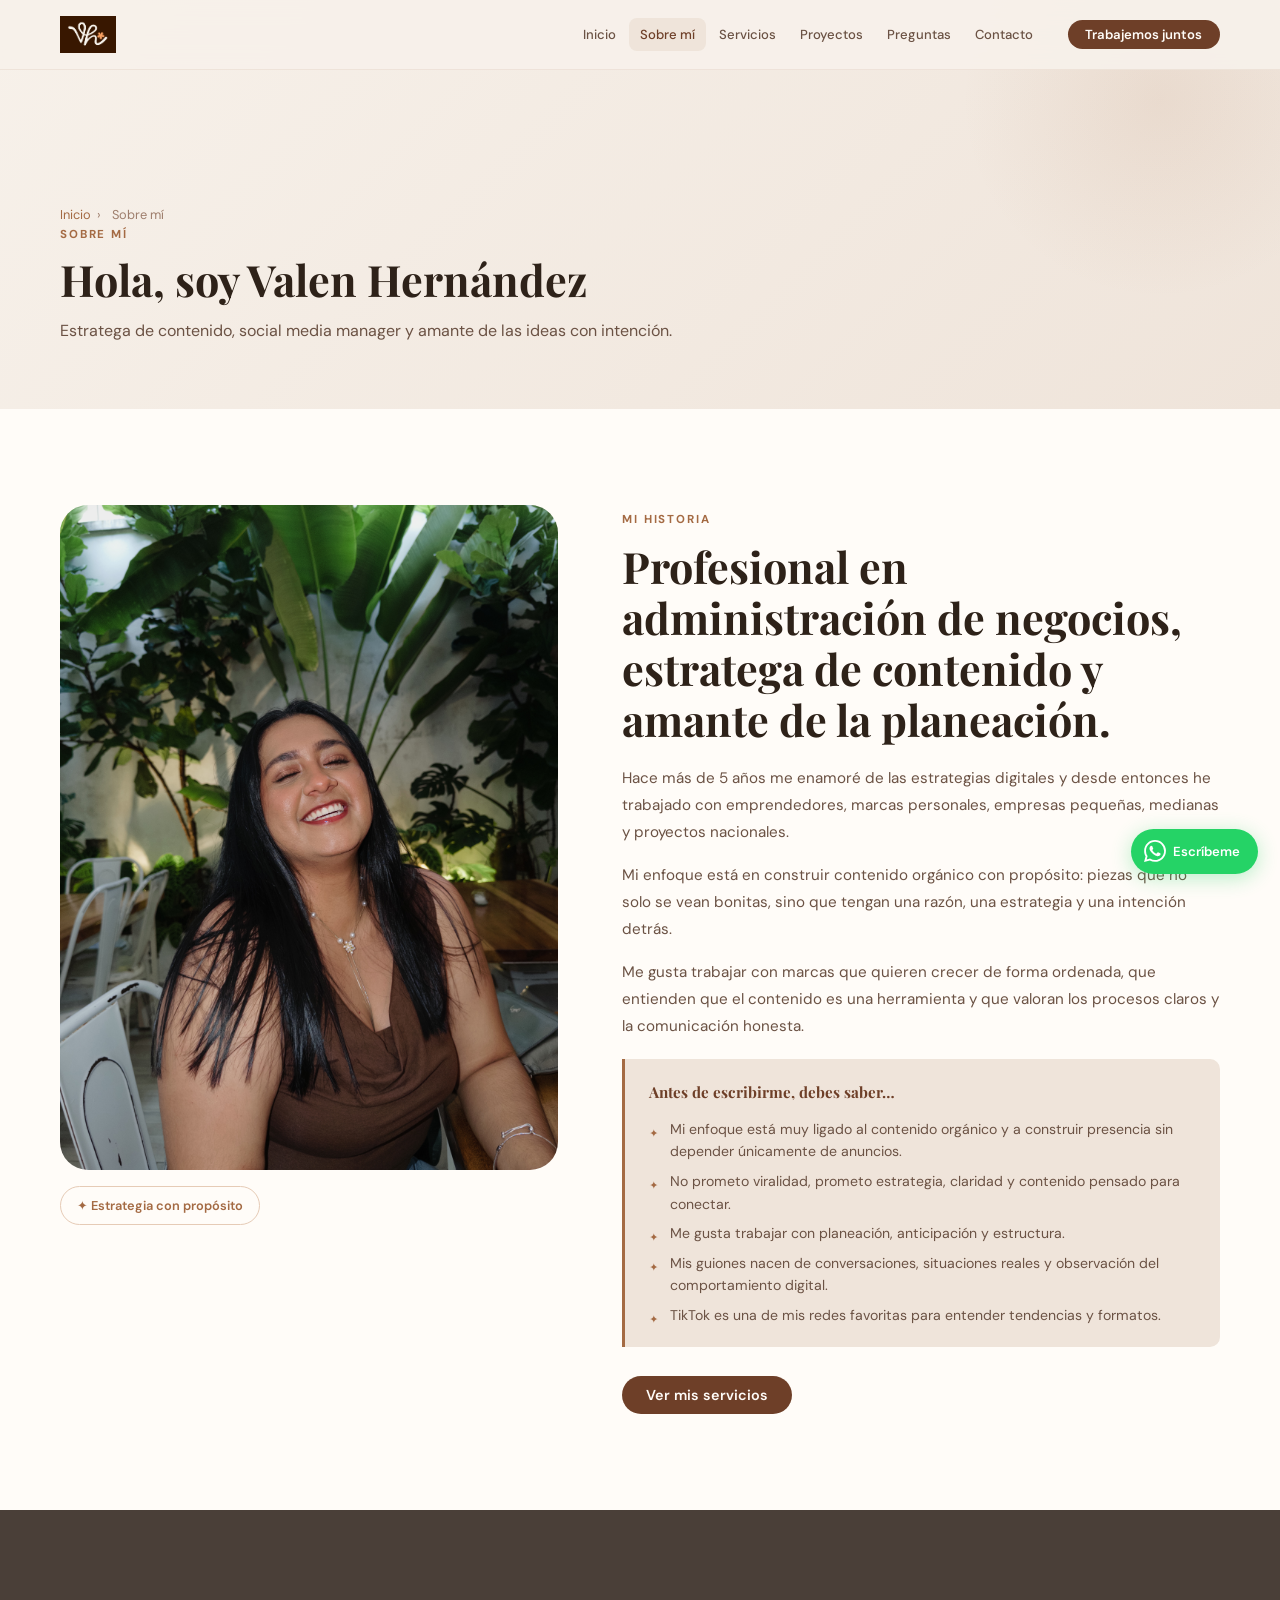
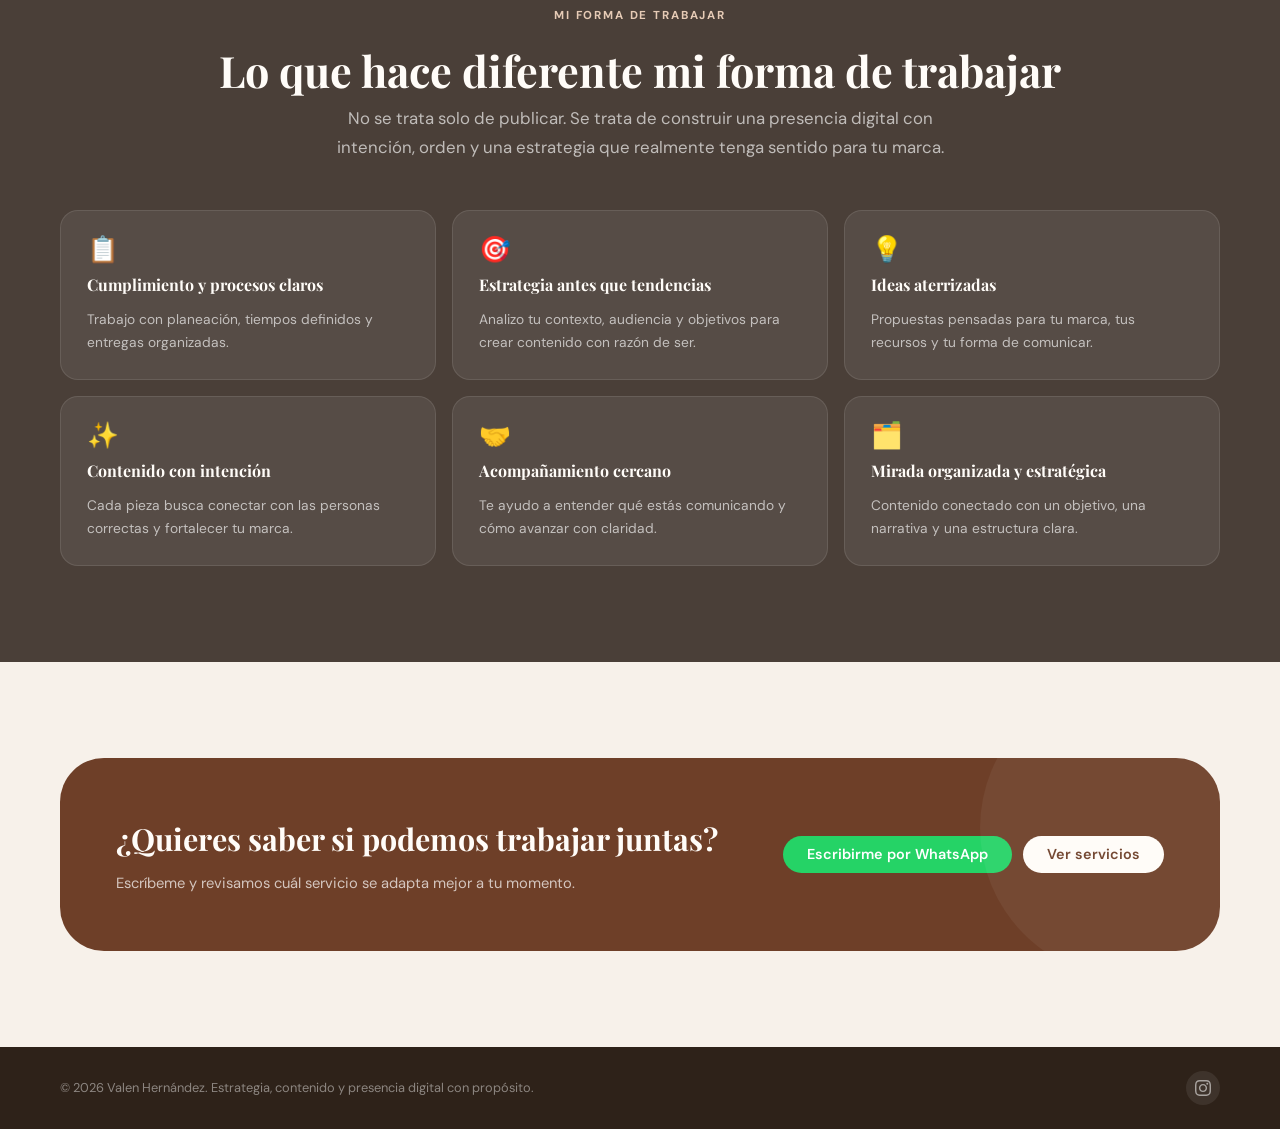
<file: sobre-mi.html>
<!DOCTYPE html>
<html lang="es">
<head>
  <meta charset="UTF-8" /><meta name="viewport" content="width=device-width, initial-scale=1.0" />
  <title>Sobre mí · Valen Hernández</title>
  <link rel="icon" href="assets/icons/favicon.png" />
  <link rel="preconnect" href="https://fonts.googleapis.com" /><link rel="preconnect" href="https://fonts.gstatic.com" crossorigin />
  <link href="https://fonts.googleapis.com/css2?family=Playfair+Display:ital,wght@0,400;0,600;0,700;1,400&family=DM+Sans:opsz,wght@9..40,300;9..40,400;9..40,500;9..40,600&display=swap" rel="stylesheet" />
  <link rel="stylesheet" href="styles.css" />
</head>
<body>
<header class="navbar" id="navbar"><div class="navbar__inner">
  <a href="index.html" class="navbar__logo"><img src="assets/logos/logo.png" alt="Valen Hernández" class="navbar__logo-img" /></a>
  <nav class="navbar__nav"><a href="index.html" class="nav-link">Inicio</a><a href="sobre-mi.html" class="nav-link active">Sobre mí</a><a href="servicios.html" class="nav-link">Servicios</a><a href="portafolio.html" class="nav-link">Proyectos</a><a href="faq.html" class="nav-link">Preguntas</a><a href="contacto.html" class="nav-link">Contacto</a></nav>
  <a href="https://wa.me/573104704939?text=Hola%20Valen%2C%20quiero%20información%20sobre%20tus%20servicios" class="btn btn-primary btn-sm navbar__cta" target="_blank" rel="noopener">Trabajemos juntos</a>
  <button class="hamburger" id="hamburger" aria-label="Abrir menú" aria-expanded="false"><span></span><span></span><span></span></button>
</div></header>
<div class="mobile-menu" id="mobileMenu" aria-hidden="true">
  <a href="index.html" class="nav-link">Inicio</a><a href="sobre-mi.html" class="nav-link">Sobre mí</a><a href="servicios.html" class="nav-link">Servicios</a><a href="portafolio.html" class="nav-link">Proyectos</a><a href="faq.html" class="nav-link">Preguntas frecuentes</a><a href="contacto.html" class="nav-link">Contacto</a>
  <a href="https://wa.me/573104704939?text=Hola%20Valen%2C%20quiero%20información%20sobre%20tus%20servicios" class="btn btn-primary" target="_blank" rel="noopener">Escribirme por WhatsApp</a>
</div>
<main>
<section class="page-hero">
  <div class="container"><div class="page-hero__inner">
    <nav class="breadcrumb"><a href="index.html">Inicio</a><span>›</span><span>Sobre mí</span></nav>
    <span class="section-label page-hero__label">Sobre mí</span>
    <h1 class="section-title page-hero__title">Hola, soy Valen Hernández</h1>
    <p class="page-hero__desc">Estratega de contenido, social media manager y amante de las ideas con intención.</p>
  </div></div>
</section>

<section class="section section--bg-white">
  <div class="container">
    <div class="about-grid">
      <div class="reveal from-left">
        <div class="about-photo">
          <img src="assets/images/foto-sobre-mi.jpg" alt="Valen Hernández" onload="this.nextElementSibling.style.display='none'" onerror="this.style.display='none'" />
          <div class="about-photo-placeholder"><span style="font-size:3rem">📸</span><p>Tu foto aquí<br><small>assets/images/foto-sobre-mi.jpg</small></p></div>
        </div>
        <div class="about-badge">✦ Estrategia con propósito</div>
      </div>
      <div class="reveal from-right">
        <span class="section-label">Mi historia</span>
        <h2 class="section-title" style="margin-bottom:1.2rem">Profesional en administración de negocios, estratega de contenido y amante de la planeación.</h2>
        <p class="about-text">Hace más de 5 años me enamoré de las estrategias digitales y desde entonces he trabajado con emprendedores, marcas personales, empresas pequeñas, medianas y proyectos nacionales.</p>
        <p class="about-text">Mi enfoque está en construir contenido orgánico con propósito: piezas que no solo se vean bonitas, sino que tengan una razón, una estrategia y una intención detrás.</p>
        <p class="about-text">Me gusta trabajar con marcas que quieren crecer de forma ordenada, que entienden que el contenido es una herramienta y que valoran los procesos claros y la comunicación honesta.</p>
        <div class="know-block">
          <h3 class="know-block__title">Antes de escribirme, debes saber…</h3>
          <ul class="know-list">
            <li>Mi enfoque está muy ligado al contenido orgánico y a construir presencia sin depender únicamente de anuncios.</li>
            <li>No prometo viralidad, prometo estrategia, claridad y contenido pensado para conectar.</li>
            <li>Me gusta trabajar con planeación, anticipación y estructura.</li>
            <li>Mis guiones nacen de conversaciones, situaciones reales y observación del comportamiento digital.</li>
            <li>TikTok es una de mis redes favoritas para entender tendencias y formatos.</li>
          </ul>
        </div>
        <a href="servicios.html" class="btn btn-primary">Ver mis servicios</a>
      </div>
    </div>
  </div>
</section>

<!-- DIFERENCIADORES -->
<section class="section section--bg-dark">
  <div class="container">
    <div class="section__head centered">
      <span class="section-label reveal">Mi forma de trabajar</span>
      <h2 class="section-title reveal">Lo que hace diferente mi forma de trabajar</h2>
      <p class="section-subtitle reveal">No se trata solo de publicar. Se trata de construir una presencia digital con intención, orden y una estrategia que realmente tenga sentido para tu marca.</p>
    </div>
    <div class="diff-grid">
      <div class="diff-card reveal"><div class="diff-card__icon">📋</div><h3 class="diff-card__title">Cumplimiento y procesos claros</h3><p class="diff-card__desc">Trabajo con planeación, tiempos definidos y entregas organizadas.</p></div>
      <div class="diff-card reveal"><div class="diff-card__icon">🎯</div><h3 class="diff-card__title">Estrategia antes que tendencias</h3><p class="diff-card__desc">Analizo tu contexto, audiencia y objetivos para crear contenido con razón de ser.</p></div>
      <div class="diff-card reveal"><div class="diff-card__icon">💡</div><h3 class="diff-card__title">Ideas aterrizadas</h3><p class="diff-card__desc">Propuestas pensadas para tu marca, tus recursos y tu forma de comunicar.</p></div>
      <div class="diff-card reveal"><div class="diff-card__icon">✨</div><h3 class="diff-card__title">Contenido con intención</h3><p class="diff-card__desc">Cada pieza busca conectar con las personas correctas y fortalecer tu marca.</p></div>
      <div class="diff-card reveal"><div class="diff-card__icon">🤝</div><h3 class="diff-card__title">Acompañamiento cercano</h3><p class="diff-card__desc">Te ayudo a entender qué estás comunicando y cómo avanzar con claridad.</p></div>
      <div class="diff-card reveal"><div class="diff-card__icon">🗂️</div><h3 class="diff-card__title">Mirada organizada y estratégica</h3><p class="diff-card__desc">Contenido conectado con un objetivo, una narrativa y una estructura clara.</p></div>
    </div>
  </div>
</section>

<!-- CTA -->
<section class="section"><div class="container"><div class="cta-banner reveal scale-in"><div class="cta-banner__text"><h2 class="cta-banner__title">¿Quieres saber si podemos trabajar juntas?</h2><p class="cta-banner__sub">Escríbeme y revisamos cuál servicio se adapta mejor a tu momento.</p></div><div class="cta-banner__btns"><a href="https://wa.me/573104704939?text=Hola%20Valen%2C%20quiero%20información%20sobre%20tus%20servicios" class="btn btn-wa" target="_blank" rel="noopener">Escribirme por WhatsApp</a><a href="servicios.html" class="btn btn-white">Ver servicios</a></div></div></div></section>
</main>
<footer class="footer"><div class="container footer__inner"><p class="footer__copy">© 2026 Valen Hernández. Estrategia, contenido y presencia digital con propósito.</p><div class="footer__social"><a href="https://www.instagram.com/vaalenhernandez_" target="_blank" rel="noopener" aria-label="Instagram"><svg width="16" height="16" viewBox="0 0 24 24" fill="currentColor"><path d="M12 2.163c3.204 0 3.584.012 4.85.07 3.252.148 4.771 1.691 4.919 4.919.058 1.265.069 1.645.069 4.849 0 3.205-.012 3.584-.069 4.849-.149 3.225-1.664 4.771-4.919 4.919-1.266.058-1.644.07-4.85.07-3.204 0-3.584-.012-4.849-.07-3.26-.149-4.771-1.699-4.919-4.92-.058-1.265-.07-1.644-.07-4.849 0-3.204.013-3.583.07-4.849.149-3.227 1.664-4.771 4.919-4.919 1.266-.057 1.645-.069 4.849-.069zm0-2.163c-3.259 0-3.667.014-4.947.072-4.358.2-6.78 2.618-6.98 6.98-.059 1.281-.073 1.689-.073 4.948 0 3.259.014 3.668.072 4.948.2 4.358 2.618 6.78 6.98 6.98 1.281.058 1.689.072 4.948.072 3.259 0 3.668-.014 4.948-.072 4.354-.2 6.782-2.618 6.979-6.98.059-1.28.073-1.689.073-4.948 0-3.259-.014-3.667-.072-4.947-.196-4.354-2.617-6.78-6.979-6.98-1.281-.059-1.69-.073-4.949-.073zm0 5.838c-3.403 0-6.162 2.759-6.162 6.162s2.759 6.163 6.162 6.163 6.162-2.759 6.162-6.163c0-3.403-2.759-6.162-6.162-6.162zm0 10.162c-2.209 0-4-1.79-4-4 0-2.209 1.791-4 4-4s4 1.791 4 4c0 2.21-1.791 4-4 4zm6.406-11.845c-.796 0-1.441.645-1.441 1.44s.645 1.44 1.441 1.44c.795 0 1.439-.645 1.439-1.44s-.644-1.44-1.439-1.44z"/></svg></a></div></div></footer>
<a href="https://wa.me/573104704939?text=Hola%20Valen%2C%20quiero%20información%20sobre%20tus%20servicios" class="wa-float" target="_blank" rel="noopener" aria-label="WhatsApp"><svg width="22" height="22" viewBox="0 0 24 24" fill="currentColor"><path d="M17.472 14.382c-.297-.149-1.758-.867-2.03-.967-.273-.099-.471-.148-.67.15-.197.297-.767.966-.94 1.164-.173.199-.347.223-.644.075-.297-.15-1.255-.463-2.39-1.475-.883-.788-1.48-1.761-1.653-2.059-.173-.297-.018-.458.13-.606.134-.133.298-.347.446-.52.149-.174.198-.298.298-.497.099-.198.05-.371-.025-.52-.075-.149-.669-1.612-.916-2.207-.242-.579-.487-.5-.669-.51-.173-.008-.371-.01-.57-.01-.198 0-.52.074-.792.372-.272.297-1.04 1.016-1.04 2.479 0 1.462 1.065 2.875 1.213 3.074.149.198 2.096 3.2 5.077 4.487.709.306 1.262.489 1.694.625.712.227 1.36.195 1.871.118.571-.085 1.758-.719 2.006-1.413.248-.694.248-1.289.173-1.413-.074-.124-.272-.198-.57-.347m-5.421 7.403h-.004a9.87 9.87 0 01-5.031-1.378l-.361-.214-3.741.982.998-3.648-.235-.374a9.86 9.86 0 01-1.51-5.26c.001-5.45 4.436-9.884 9.888-9.884 2.64 0 5.122 1.03 6.988 2.898a9.825 9.825 0 012.893 6.994c-.003 5.45-4.437 9.884-9.885 9.884m8.413-18.297A11.815 11.815 0 0012.05 0C5.495 0 .16 5.335.157 11.892c0 2.096.547 4.142 1.588 5.945L.057 24l6.305-1.654a11.882 11.882 0 005.683 1.448h.005c6.554 0 11.89-5.335 11.893-11.893a11.821 11.821 0 00-3.48-8.413z"/></svg><span class="wa-float__label">Escríbeme</span></a>
<button class="back-top" id="backTop" aria-label="Volver arriba">↑</button>
<script src="script.js"></script>
</body></html>
</file>
<file: styles.css>
/* =============================================
   VALEN HERNÁNDEZ · PORTFOLIO v2
   styles.css — shared across all pages
   ============================================= */

:root {
  --bg:         #F7F1EA;
  --bg-warm:    #EFE4DA;
  --bg-section: #F2E8DF;
  --bg-dark:    #4A3F38;
  --brown:      #6E3F28;
  --brown-mid:  #A46A43;
  --cream:      #E6CBB6;
  --cream-light:#F0E2D5;
  --text:       #2E2219;
  --text-mid:   #6B5244;
  --text-light: #9E7E6C;
  --white:      #FFFCF8;
  --accent:     #A46A43;
  --green:      #25D366;

  --radius-sm:  10px;
  --radius-md:  18px;
  --radius-lg:  28px;
  --radius-xl:  44px;

  --shadow-sm:  0 2px 12px rgba(59,45,39,.07);
  --shadow-md:  0 8px 32px rgba(59,45,39,.12);
  --shadow-lg:  0 24px 64px rgba(59,45,39,.16);

  --font-heading: 'Playfair Display', Georgia, serif;
  --font-body:    'DM Sans', system-ui, sans-serif;

  --nav-h: 70px;
  --max-w: 1160px;
  --gap:   clamp(16px, 3vw, 40px);
}

/* --- RESET --- */
*, *::before, *::after { box-sizing: border-box; margin: 0; padding: 0; }
html { scroll-behavior: smooth; }
body {
  font-family: var(--font-body);
  background: var(--bg);
  color: var(--text);
  line-height: 1.65;
  overflow-x: hidden;
}
img { max-width: 100%; height: auto; display: block; }
a   { color: inherit; text-decoration: none; }
button { cursor: pointer; border: none; background: none; font-family: inherit; }
ul { list-style: none; }

.container {
  width: min(var(--max-w), 100% - 40px);
  margin-inline: auto;
}

/* --- TYPOGRAPHY UTILITIES --- */
.section-label {
  display: inline-block;
  font-size: .72rem;
  font-weight: 700;
  letter-spacing: .16em;
  text-transform: uppercase;
  color: var(--brown-mid);
  margin-bottom: .75rem;
}
.section-title {
  font-family: var(--font-heading);
  font-size: clamp(1.75rem, 3.5vw, 2.7rem);
  font-weight: 700;
  line-height: 1.18;
  color: var(--text);
}
.section-title em { font-style: italic; color: var(--brown); }
.section-subtitle {
  font-size: clamp(.95rem, 1.5vw, 1.05rem);
  color: var(--text-mid);
  line-height: 1.75;
  max-width: 660px;
}
.text-center { text-align: center; }
.text-center .section-subtitle { margin-inline: auto; }

/* --- BUTTONS --- */
.btn {
  display: inline-flex;
  align-items: center;
  gap: .45rem;
  padding: .72rem 1.5rem;
  border-radius: 50px;
  font-family: var(--font-body);
  font-size: .9rem;
  font-weight: 600;
  transition: transform .22s, box-shadow .22s, background .22s, color .22s, border-color .22s;
  cursor: pointer;
  white-space: nowrap;
  line-height: 1;
}
.btn:hover  { transform: translateY(-2px); box-shadow: var(--shadow-md); }
.btn:active { transform: translateY(0); box-shadow: none; }

.btn-primary   { background: var(--brown); color: var(--white); }
.btn-primary:hover { background: #5a3220; }
.btn-outline   { background: transparent; color: var(--brown); border: 1.5px solid var(--brown); }
.btn-outline:hover { background: var(--brown); color: var(--white); }
.btn-cream     { background: var(--cream-light); color: var(--brown); border: 1.5px solid var(--cream); }
.btn-cream:hover { background: var(--brown); color: var(--white); border-color: var(--brown); }
.btn-white     { background: var(--white); color: var(--brown); }
.btn-white:hover { background: var(--cream-light); }
.btn-wa        { background: var(--green); color: #fff; }
.btn-wa:hover  { background: #1da851; }
.btn-sm        { padding: .5rem 1.1rem; font-size: .82rem; }

/* --- CHIP --- */
.chip {
  display: inline-flex;
  align-items: center;
  padding: .28rem .72rem;
  border-radius: 50px;
  font-size: .72rem;
  font-weight: 600;
  background: var(--bg-warm);
  border: 1px solid var(--cream);
  color: var(--text-mid);
}

/* =============================================
   SCROLL REVEAL
   ============================================= */
.reveal {
  opacity: 0;
  transform: translateY(28px);
  transition: opacity .6s ease, transform .6s ease;
}
.reveal.from-left  { transform: translateX(-28px); }
.reveal.from-right { transform: translateX(28px); }
.reveal.scale-in   { transform: scale(.95); }
.reveal.visible    { opacity: 1; transform: none; }

/* =============================================
   NAVBAR
   ============================================= */
.navbar {
  position: fixed;
  top: 0; left: 0; right: 0;
  z-index: 900;
  height: var(--nav-h);
  background: rgba(247,241,234,.94);
  backdrop-filter: blur(14px);
  -webkit-backdrop-filter: blur(14px);
  border-bottom: 1px solid rgba(164,106,67,.10);
  transition: box-shadow .3s;
}
.navbar.scrolled { box-shadow: var(--shadow-sm); }

.navbar__inner {
  display: flex;
  align-items: center;
  height: 100%;
  gap: 1rem;
  width: min(var(--max-w), 100% - 40px);
  margin-inline: auto;
}
.navbar__logo { display: flex; align-items: center; flex-shrink: 0; }
.navbar__logo-img { height: 38px; width: auto; display: block; object-fit: contain; }
.logo-name  { font-family: var(--font-heading); font-size: 1.05rem; font-weight: 700; color: var(--brown); }
.logo-role  { font-size: .65rem; color: var(--text-light); letter-spacing: .05em; }

.navbar__nav { display: flex; align-items: center; gap: .1rem; margin-left: auto; }
.nav-link {
  font-size: .82rem; font-weight: 500; color: var(--text-mid);
  padding: .38rem .7rem; border-radius: 8px;
  transition: background .18s, color .18s; white-space: nowrap;
}
.nav-link:hover, .nav-link.active { background: var(--bg-warm); color: var(--brown); }
.navbar__cta { margin-left: .5rem; flex-shrink: 0; }

.hamburger {
  display: none; flex-direction: column; justify-content: center;
  gap: 5px; width: 36px; height: 36px; margin-left: auto; flex-shrink: 0;
}
.hamburger span {
  display: block; width: 22px; height: 2px; background: var(--brown);
  border-radius: 2px; transition: transform .3s, opacity .3s, width .3s;
}
.hamburger.open span:nth-child(1) { transform: translateY(7px) rotate(45deg); }
.hamburger.open span:nth-child(2) { opacity: 0; width: 0; }
.hamburger.open span:nth-child(3) { transform: translateY(-7px) rotate(-45deg); }

.mobile-menu {
  position: fixed;
  inset: var(--nav-h) 0 0 0;
  background: var(--white);
  z-index: 850;
  display: flex; flex-direction: column;
  padding: 1.5rem; gap: .3rem;
  transform: translateX(100%);
  transition: transform .38s cubic-bezier(.4,0,.2,1);
  overflow-y: auto;
}
.mobile-menu.open { transform: translateX(0); }
.mobile-menu .nav-link { font-size: 1.05rem; padding: .85rem 1rem; border-radius: var(--radius-sm); border-bottom: 1px solid var(--cream-light); }
.mobile-menu .btn { margin-top: 1rem; width: 100%; justify-content: center; }

/* =============================================
   BREADCRUMB
   ============================================= */
.breadcrumb {
  padding: calc(var(--nav-h) + 16px) 0 0;
  font-size: .8rem; color: var(--text-light);
}
.breadcrumb a { color: var(--brown-mid); }
.breadcrumb a:hover { text-decoration: underline; }
.breadcrumb span { margin-inline: .35rem; }

/* =============================================
   PAGE HERO (subpages)
   ============================================= */
.page-hero {
  padding: calc(var(--nav-h) + 48px) 0 64px;
  background: linear-gradient(135deg, var(--bg) 0%, var(--bg-warm) 100%);
  position: relative; overflow: hidden;
}
.page-hero::before {
  content: '';
  position: absolute;
  width: 400px; height: 400px;
  border-radius: 50%;
  background: radial-gradient(circle, rgba(164,106,67,.1) 0%, transparent 70%);
  top: -100px; right: -80px; pointer-events: none;
}
.page-hero__inner { max-width: 680px; }
.page-hero__label { display: block; margin-bottom: .6rem; }
.page-hero__title { margin-bottom: .8rem; }
.page-hero__desc  { font-size: 1rem; color: var(--text-mid); line-height: 1.75; }

/* =============================================
   SECTION WRAPPER
   ============================================= */
.section { padding: 96px 0; }
.section--bg-warm    { background: var(--bg-warm); }
.section--bg-white   { background: var(--white); }
.section--bg-dark    { background: var(--bg-dark); }
.section--bg-section { background: var(--bg-section); }

.section__head { margin-bottom: 3rem; display: flex; flex-direction: column; gap: .5rem; }
.section__head.centered { align-items: center; text-align: center; }

/* =============================================
   HOME — HERO
   ============================================= */
.hero {
  min-height: 100vh;
  display: flex; align-items: center;
  padding-top: var(--nav-h);
  background: linear-gradient(135deg, var(--bg) 55%, var(--bg-warm) 100%);
  position: relative; overflow: hidden;
}
.hero::after {
  content: '';
  position: absolute;
  width: 560px; height: 560px; border-radius: 50%;
  background: radial-gradient(circle, rgba(164,106,67,.09) 0%, transparent 70%);
  top: -80px; right: -120px; pointer-events: none;
}
.hero__grid {
  display: grid;
  grid-template-columns: 1fr 1fr;
  gap: clamp(2rem, 6vw, 5rem);
  align-items: center;
  padding-block: 64px;
}
.hero__eyebrow {
  display: inline-flex; align-items: center; gap: .4rem;
  font-size: .82rem; font-weight: 600; color: var(--brown-mid);
  background: var(--cream-light); border: 1px solid var(--cream);
  border-radius: 50px; padding: .35rem .9rem; margin-bottom: 1.1rem;
}
.hero__title {
  font-family: var(--font-heading);
  font-size: clamp(2.1rem, 4.5vw, 3.5rem);
  font-weight: 700; line-height: 1.12; color: var(--text); margin-bottom: 1.1rem;
}
.hero__title em { font-style: italic; color: var(--brown); }
.hero__desc {
  font-size: clamp(.95rem, 1.5vw, 1.05rem); color: var(--text-mid);
  line-height: 1.78; max-width: 500px; margin-bottom: 2rem;
}
.hero__btns { display: flex; flex-wrap: wrap; gap: .8rem; }

.hero__photo-col { position: relative; }
.hero__photo-frame {
  border-radius: var(--radius-lg); overflow: hidden;
  aspect-ratio: 4/5; background: var(--cream); position: relative;
}
.hero__photo-frame img { width: 100%; height: 100%; object-fit: cover; }
.hero__photo-placeholder {
  position: absolute; inset: 0;
  display: flex; flex-direction: column; align-items: center; justify-content: center;
  gap: .5rem; color: var(--text-light); font-size: .82rem;
  text-align: center; padding: 1rem; background: var(--cream);
}
.hero__badge {
  position: absolute; bottom: 24px; left: -16px;
  background: var(--white); border-radius: var(--radius-md);
  padding: .9rem 1.2rem; box-shadow: var(--shadow-md);
  display: flex; flex-direction: column; gap: .15rem;
}
.hero__badge-num  { font-family: var(--font-heading); font-size: 1.4rem; font-weight: 700; color: var(--brown); line-height: 1; }
.hero__badge-text { font-size: .72rem; color: var(--text-mid); }
.hero__deco {
  position: absolute; top: -20px; right: -20px;
  width: 100px; height: 100px; border-radius: 50%;
  background: var(--cream); opacity: .5; z-index: -1;
}

/* =============================================
   CLIENTS CAROUSEL
   ============================================= */
.clients-section { padding: 56px 0; background: var(--white); overflow: hidden; }
.clients-section__label {
  text-align: center; font-size: .7rem; font-weight: 700;
  letter-spacing: .16em; text-transform: uppercase;
  color: var(--text-light); margin-bottom: 1.5rem;
}
.carousel-track-wrap {
  overflow: hidden;
  -webkit-mask-image: linear-gradient(to right, transparent 0%, black 10%, black 90%, transparent 100%);
  mask-image: linear-gradient(to right, transparent 0%, black 10%, black 90%, transparent 100%);
}
.carousel-track {
  display: flex; align-items: center; gap: 1rem;
  width: max-content;
  animation: carouselScroll 34s linear infinite;
}
.carousel-track:hover { animation-play-state: paused; }

@keyframes carouselScroll {
  0%   { transform: translateX(0); }
  100% { transform: translateX(-50%); }
}

.carousel-item {
  display: flex; align-items: center; justify-content: center;
  padding: .85rem 1.4rem;
  background: var(--bg-warm); border: 1px solid var(--cream);
  border-radius: var(--radius-md);
  min-width: 130px; min-height: 64px;
  flex-shrink: 0;
  transition: transform .2s, box-shadow .2s, background .2s;
}
.carousel-item:hover { transform: translateY(-3px); box-shadow: var(--shadow-sm); background: var(--white); }
.carousel-item img {
  height: 36px; width: auto; max-width: 120px;
  object-fit: contain;
  filter: grayscale(15%); opacity: .9;
  display: block;
}
.carousel-item--text {
  font-family: var(--font-heading); font-size: .88rem;
  font-weight: 700; color: var(--text-mid); white-space: nowrap;
}

/* =============================================
   PATH CARDS (home)
   ============================================= */
.paths-grid {
  display: grid;
  grid-template-columns: repeat(3, 1fr);
  gap: 1.1rem;
}
.path-card {
  background: var(--white); border: 1px solid var(--cream);
  border-radius: var(--radius-lg); padding: 2rem 1.6rem;
  display: flex; flex-direction: column; gap: .9rem;
  transition: transform .28s, box-shadow .28s, border-color .28s;
  position: relative; overflow: hidden;
}
.path-card::before {
  content: ''; position: absolute; top: 0; left: 0; right: 0; height: 3px;
  background: var(--brown); transform: scaleX(0); transition: transform .28s; transform-origin: left;
}
.path-card:hover { transform: translateY(-6px); box-shadow: var(--shadow-md); }
.path-card:hover::before { transform: scaleX(1); }
.path-card--featured { background: var(--brown); border-color: var(--brown); }
.path-card--featured::before { background: var(--cream); }
.path-card--featured .path-card__title { color: var(--white); }
.path-card--featured .path-card__desc  { color: rgba(255,255,255,.8); }
.path-card--featured .btn-cream { background: rgba(255,255,255,.15); color: var(--white); border-color: rgba(255,255,255,.3); }
.path-card--featured .btn-cream:hover { background: var(--white); color: var(--brown); }
.path-card__icon  { font-size: 2rem; line-height: 1; }
.path-card__title { font-family: var(--font-heading); font-size: 1.2rem; font-weight: 700; color: var(--text); line-height: 1.25; }
.path-card__desc  { font-size: .88rem; color: var(--text-mid); line-height: 1.65; flex: 1; }

/* =============================================
   PORTFOLIO CARDS
   ============================================= */
.portfolio-grid {
  display: grid;
  grid-template-columns: repeat(auto-fill, minmax(260px, 1fr));
  gap: 1.1rem;
}
.portfolio-card {
  background: var(--white); border: 1px solid var(--cream);
  border-radius: var(--radius-md); overflow: hidden;
  display: flex; flex-direction: column;
  cursor: pointer; transition: transform .28s, box-shadow .28s;
}
.portfolio-card:hover { transform: translateY(-5px); box-shadow: var(--shadow-md); }

.portfolio-card__thumb {
  height: 130px; background: var(--white);
  display: flex; align-items: center; justify-content: center;
  padding: 1.2rem 1.5rem; position: relative; overflow: hidden;
  border-bottom: 1px solid var(--cream-light);
}
.portfolio-card__thumb img {
  max-height: 72px; max-width: 170px;
  width: auto; height: auto; object-fit: contain;
}
.portfolio-card__thumb--text {
  font-family: var(--font-heading); font-size: 1.05rem;
  font-weight: 700; color: var(--brown); text-align: center;
}
.portfolio-card__overlay {
  position: absolute; inset: 0;
  background: rgba(110,63,40,.78);
  display: flex; align-items: center; justify-content: center;
  opacity: 0; transition: opacity .25s;
}
.portfolio-card:hover .portfolio-card__overlay { opacity: 1; }
.portfolio-card__overlay span { color: #fff; font-size: .82rem; font-weight: 600; }

.portfolio-card__body { padding: 1.1rem; display: flex; flex-direction: column; gap: .45rem; flex: 1; }
.portfolio-card__cat  { font-size: .68rem; font-weight: 700; text-transform: uppercase; letter-spacing: .1em; color: var(--brown-mid); }
.portfolio-card__name { font-family: var(--font-heading); font-size: 1.05rem; font-weight: 700; color: var(--text); }
.portfolio-card__desc { font-size: .85rem; color: var(--text-mid); line-height: 1.6; flex: 1; }
.portfolio-card__chips { display: flex; flex-wrap: wrap; gap: .3rem; margin-top: .3rem; }

/* =============================================
   PORTFOLIO MODAL
   ============================================= */
.modal-overlay {
  position: fixed; inset: 0; z-index: 1000;
  background: rgba(20,12,8,.72); backdrop-filter: blur(8px);
  display: flex; align-items: center; justify-content: center;
  padding: 1rem; opacity: 0; pointer-events: none; transition: opacity .3s;
}
.modal-overlay.open { opacity: 1; pointer-events: all; }

.modal {
  background: var(--white); border-radius: var(--radius-lg);
  width: min(720px, 100%); max-height: 90vh; overflow-y: auto;
  transform: translateY(20px) scale(.97);
  transition: transform .35s cubic-bezier(.34,1.4,.64,1);
  position: relative;
}
.modal-overlay.open .modal { transform: none; }

.modal__close {
  position: sticky; top: 0; z-index: 10;
  display: flex; justify-content: flex-end;
  padding: 1rem 1rem 0; background: var(--white);
}
.modal__close button {
  width: 36px; height: 36px; border-radius: 50%;
  background: var(--bg-warm); color: var(--text-mid); font-size: 1rem;
  display: flex; align-items: center; justify-content: center; transition: background .2s;
}
.modal__close button:hover { background: var(--cream); }

.modal__head {
  padding: .5rem 2rem 1.5rem;
  display: flex; align-items: center; gap: 1.2rem;
  border-bottom: 1px solid var(--cream-light);
}
.modal__logo {
  width: 80px; height: 64px; border-radius: var(--radius-sm);
  background: var(--bg-warm); display: flex; align-items: center; justify-content: center;
  flex-shrink: 0; overflow: hidden;
}
.modal__logo img { max-width: 68px; max-height: 48px; object-fit: contain; }
.modal__logo--text {
  font-family: var(--font-heading); font-size: .88rem; font-weight: 700;
  color: var(--brown); text-align: center; padding: .5rem; line-height: 1.3;
}
.modal__client-name { font-family: var(--font-heading); font-size: 1.5rem; font-weight: 700; color: var(--text); }
.modal__client-cat  { font-size: .8rem; color: var(--text-light); margin-top: .2rem; }

.modal__body { padding: 1.5rem 2rem 2rem; display: flex; flex-direction: column; gap: 1.5rem; }
.modal__block-title {
  font-size: .7rem; font-weight: 700; letter-spacing: .14em;
  text-transform: uppercase; color: var(--brown-mid); margin-bottom: .6rem;
}
.modal__chips   { display: flex; flex-wrap: wrap; gap: .4rem; }
.modal-chip {
  background: var(--cream-light); color: var(--brown-mid);
  border: 1px solid var(--cream); border-radius: 50px;
  padding: .25rem .85rem; font-size: .75rem; font-weight: 600;
}
.modal__desc    { font-size: .92rem; color: var(--text-mid); line-height: 1.75; }
.modal__badge   {
  background: var(--cream-light); border: 1px solid var(--cream);
  border-radius: var(--radius-sm); padding: .9rem 1.1rem;
  font-size: .88rem; color: var(--text-mid);
  display: flex; align-items: center; gap: .6rem;
}
.modal__media-placeholder {
  background: var(--bg-warm); border-radius: var(--radius-md);
  padding: 2rem; text-align: center; color: var(--text-light);
  font-size: .85rem; border: 1.5px dashed var(--cream);
}

/* =============================================
   DIFFERENTIATORS
   ============================================= */
.diff-grid {
  display: grid;
  grid-template-columns: repeat(3, 1fr);
  gap: 1rem;
}
.diff-card {
  background: var(--white); border: 1px solid var(--cream);
  border-radius: var(--radius-md); padding: 1.6rem;
  display: flex; flex-direction: column; gap: .6rem;
  transition: transform .25s, box-shadow .25s, border-color .25s;
}
.diff-card:hover { transform: translateY(-4px); box-shadow: var(--shadow-sm); border-color: var(--brown-mid); }
.diff-card__icon  { font-size: 1.6rem; line-height: 1; }
.diff-card__title { font-family: var(--font-heading); font-size: 1rem; font-weight: 700; color: var(--text); }
.diff-card__desc  { font-size: .86rem; color: var(--text-mid); line-height: 1.65; }

.section--bg-dark .section-label   { color: var(--cream); }
.section--bg-dark .section-title   { color: var(--white); }
.section--bg-dark .section-subtitle{ color: rgba(255,255,255,.65); }
.section--bg-dark .diff-card { background: rgba(255,255,255,.07); border-color: rgba(255,255,255,.1); }
.section--bg-dark .diff-card:hover  { border-color: var(--cream); }
.section--bg-dark .diff-card__title { color: var(--white); }
.section--bg-dark .diff-card__desc  { color: rgba(255,255,255,.65); }

/* =============================================
   PROCESS
   ============================================= */
.process-list {
  display: flex; gap: 0; position: relative;
  counter-reset: step; flex-wrap: wrap;
}
.process-step {
  flex: 1; min-width: 150px; padding: 1.6rem 1.2rem;
  text-align: center; position: relative;
  display: flex; flex-direction: column; align-items: center; gap: .5rem;
}
.process-step::after {
  content: ''; position: absolute; top: 2.2rem; right: 0;
  width: 1px; height: 40px; background: var(--cream);
}
.process-step:last-child::after { display: none; }
.process-step__num {
  width: 44px; height: 44px; border-radius: 50%;
  background: var(--brown); color: var(--white);
  font-family: var(--font-heading); font-size: 1.1rem; font-weight: 700;
  display: flex; align-items: center; justify-content: center; flex-shrink: 0;
}
.process-step__title { font-weight: 700; font-size: .92rem; color: var(--text); }
.process-step__desc  { font-size: .8rem; color: var(--text-mid); line-height: 1.55; }

/* =============================================
   CTA BANNER
   ============================================= */
.cta-banner {
  background: var(--brown); border-radius: var(--radius-xl);
  padding: clamp(2rem, 5vw, 3.5rem);
  display: flex; align-items: center; justify-content: space-between;
  gap: 2rem; flex-wrap: wrap; position: relative; overflow: hidden;
}
.cta-banner::before {
  content: ''; position: absolute;
  width: 300px; height: 300px; border-radius: 50%;
  background: rgba(255,255,255,.05);
  top: -80px; right: -60px; pointer-events: none;
}
.cta-banner__text { display: flex; flex-direction: column; gap: .4rem; }
.cta-banner__title { font-family: var(--font-heading); font-size: clamp(1.3rem, 2.5vw, 1.9rem); font-weight: 700; color: var(--white); }
.cta-banner__sub   { font-size: .92rem; color: rgba(255,255,255,.7); }
.cta-banner__btns  { display: flex; flex-wrap: wrap; gap: .7rem; flex-shrink: 0; }

/* =============================================
   SERVICES — TABS
   ============================================= */
.service-tabs {
  display: flex; gap: .4rem; flex-wrap: wrap;
  background: var(--bg-warm); border: 1px solid var(--cream);
  border-radius: 50px; padding: .3rem;
  width: fit-content; margin-bottom: 2.5rem;
}
.service-tab {
  padding: .55rem 1.2rem; border-radius: 50px;
  font-size: .85rem; font-weight: 600; color: var(--brown);
  border: 2px solid var(--cream); background: var(--white);
  transition: background .2s, color .2s, border-color .2s; cursor: pointer;
}
.service-tab.active, .service-tab:hover { background: var(--brown); color: var(--white); border-color: var(--brown); }
.service-panel { display: none; }
.service-panel.active { display: block; animation: fadeIn .3s ease; }

@keyframes fadeIn { from { opacity: 0; transform: translateY(8px); } to { opacity: 1; transform: none; } }

.service-cards-grid {
  display: grid;
  grid-template-columns: repeat(auto-fill, minmax(300px, 1fr));
  gap: 1.2rem;
}
.service-card {
  background: var(--white); border: 1px solid var(--cream);
  border-radius: var(--radius-lg); padding: 2rem;
  display: flex; flex-direction: column; gap: 1rem;
  transition: transform .28s, box-shadow .28s;
}
.service-card:hover { transform: translateY(-4px); box-shadow: var(--shadow-md); }
.service-card__icon { font-size: 2rem; line-height: 1; }
.service-card__name { font-family: var(--font-heading); font-size: 1.2rem; font-weight: 700; color: var(--text); }
.service-card__tagline { font-size: .88rem; color: var(--text-mid); line-height: 1.6; }

/* Pricing blocks */
.price-block {
  background: var(--bg-section); border-radius: var(--radius-md);
  padding: 1rem 1.2rem; display: flex; flex-direction: column; gap: .4rem;
}
.price-from-label { font-size: .68rem; font-weight: 700; text-transform: uppercase; letter-spacing: .1em; color: var(--text-light); }
.price-amount { font-family: var(--font-heading); font-size: 1.5rem; font-weight: 700; color: var(--brown); line-height: 1; }
.price-detail { font-size: .75rem; color: var(--text-light); }

.price-block--packages { gap: .6rem; }
.price-packages { display: flex; flex-direction: column; gap: .5rem; }
.package-row {
  display: grid; grid-template-columns: 1fr auto; gap: .3rem .5rem;
  padding: .55rem .8rem; background: var(--white);
  border: 1px solid var(--cream); border-radius: var(--radius-sm);
}
.package-row--highlight { background: var(--cream-light); border-color: var(--accent); }
.package-row__name   { font-size: .82rem; font-weight: 700; color: var(--text); }
.package-row__price  { font-size: .88rem; font-weight: 700; color: var(--brown); white-space: nowrap; text-align: right; }
.package-row__detail { font-size: .7rem; color: var(--text-light); grid-column: 1 / -1; }

.service-card__includes { display: flex; flex-direction: column; gap: .35rem; flex: 1; }
.service-card__includes li {
  font-size: .85rem; color: var(--text-mid);
  padding-left: 1.2rem; position: relative; line-height: 1.5;
}
.service-card__includes li::before { content: '✓'; position: absolute; left: 0; color: var(--accent); font-weight: 700; font-size: .78rem; }
.service-card__note {
  font-size: .78rem; color: var(--text-light); font-style: italic;
  background: var(--bg-warm); border-radius: var(--radius-sm); padding: .6rem .9rem; line-height: 1.5;
}

/* =============================================
   VIDEO GALLERY — Phone mockups
   ============================================= */
.video-gallery { display: flex; gap: 1.2rem; flex-wrap: wrap; justify-content: center; }
.video-mockup {
  width: 175px; flex-shrink: 0;
  display: flex; flex-direction: column; align-items: center; gap: .8rem; cursor: pointer;
}
.video-mockup__phone {
  width: 175px; height: 310px; border-radius: 26px;
  border: 3.5px solid var(--text); background: linear-gradient(160deg, #c4a882 0%, #8c6c52 100%);
  position: relative; overflow: hidden;
  box-shadow: 0 10px 36px rgba(0,0,0,.2), inset 0 0 0 1px rgba(255,255,255,.12);
  transition: transform .3s, box-shadow .3s;
}
.video-mockup:hover .video-mockup__phone {
  transform: translateY(-7px) scale(1.02);
  box-shadow: 0 24px 56px rgba(0,0,0,.25);
}
.video-mockup__phone::before {
  content: ''; position: absolute;
  top: 0; left: 50%; transform: translateX(-50%);
  width: 56px; height: 10px; background: var(--text);
  border-radius: 0 0 8px 8px; z-index: 10;
}
.video-mockup__video { width: 100%; height: 100%; object-fit: cover; }
.video-mockup__overlay {
  position: absolute; inset: 0;
  background: rgba(30,15,5,.35);
  display: flex; flex-direction: column;
  align-items: center; justify-content: center; gap: .5rem;
  transition: background .2s;
}
.video-mockup:hover .video-mockup__overlay { background: rgba(30,15,5,.18); }
.video-mockup__play {
  width: 48px; height: 48px; border-radius: 50%;
  background: rgba(255,255,255,.9); color: var(--brown);
  display: flex; align-items: center; justify-content: center;
  transition: transform .2s, background .2s; border: none; cursor: pointer;
}
.video-mockup:hover .video-mockup__play { transform: scale(1.12); background: var(--white); }
.video-mockup__label {
  font-size: .72rem; font-weight: 600; color: rgba(255,255,255,.9);
  background: rgba(0,0,0,.45); border-radius: 50px; padding: .22rem .65rem;
}
.video-mockup__placeholder {
  position: absolute; inset: 0;
  display: flex; flex-direction: column;
  align-items: center; justify-content: center; gap: .5rem;
  color: var(--text-light); font-size: .72rem; text-align: center; padding: .8rem;
}
.video-mockup__placeholder span { font-size: 2rem; opacity: .3; }
.video-mockup__client { font-size: .8rem; font-weight: 600; color: var(--text-mid); text-align: center; }

/* Video modal */
.video-modal-overlay {
  position: fixed; inset: 0; z-index: 1100;
  background: rgba(10,5,3,.88);
  display: flex; align-items: center; justify-content: center; padding: 1rem;
  opacity: 0; pointer-events: none; transition: opacity .3s;
}
.video-modal-overlay.open { opacity: 1; pointer-events: all; }
.video-modal {
  position: relative; width: min(360px, 90vw); aspect-ratio: 9/16;
  border-radius: var(--radius-lg); overflow: hidden; background: #000;
  transform: scale(.9); transition: transform .35s cubic-bezier(.34,1.4,.64,1);
}
.video-modal-overlay.open .video-modal { transform: scale(1); }
.video-modal video { width: 100%; height: 100%; object-fit: contain; }
.video-modal__close {
  position: absolute; top: 12px; right: 12px; z-index: 2;
  width: 36px; height: 36px; border-radius: 50%;
  background: rgba(255,255,255,.15); color: #fff; font-size: 1rem;
  display: flex; align-items: center; justify-content: center; transition: background .2s;
}
.video-modal__close:hover { background: rgba(255,255,255,.3); }

/* =============================================
   TESTIMONIALS
   ============================================= */
.testimonials-grid { display: grid; grid-template-columns: repeat(3,1fr); gap: 1.1rem; }
.testimonial-card {
  background: var(--white); border: 1px solid var(--cream);
  border-radius: var(--radius-lg); padding: 1.8rem;
  display: flex; flex-direction: column; gap: 1.2rem;
  position: relative; transition: transform .25s, box-shadow .25s;
}
.testimonial-card:hover { transform: translateY(-4px); box-shadow: var(--shadow-sm); }
.testimonial-card::before {
  content: '\201C'; font-family: var(--font-heading); font-size: 5rem;
  color: var(--cream); position: absolute; top: .4rem; left: 1.2rem;
  line-height: 1; pointer-events: none;
}
.testimonial-card__text {
  font-size: .92rem; color: var(--text-mid); line-height: 1.75;
  font-style: italic; padding-top: 1.5rem;
}
.testimonial-card__footer { padding-top: .8rem; border-top: 1px solid var(--cream-light); }
.testimonial-card__name { font-weight: 700; font-size: .88rem; color: var(--text); display: block; }
.testimonial-card__role { font-size: .78rem; color: var(--text-light); }

/* =============================================
   FAQ
   ============================================= */
.faq-list { display: flex; flex-direction: column; gap: .5rem; max-width: 800px; margin-inline: auto; }
.faq-item { background: var(--white); border: 1px solid var(--cream); border-radius: var(--radius-md); overflow: hidden; }
.faq-btn {
  width: 100%; padding: 1.1rem 1.4rem;
  display: flex; align-items: center; justify-content: space-between; gap: 1rem;
  text-align: left; font-size: .92rem; font-weight: 600; color: var(--text);
  transition: background .18s, color .18s;
}
.faq-btn:hover { background: var(--bg-warm); }
.faq-btn[aria-expanded="true"] { color: var(--brown); }
.faq-icon {
  width: 22px; height: 22px; border-radius: 50%; border: 1.5px solid var(--text-light);
  flex-shrink: 0; position: relative; transition: transform .3s, border-color .2s;
}
.faq-icon::before, .faq-icon::after {
  content: ''; position: absolute; background: var(--text-mid); border-radius: 1px;
  left: 50%; top: 50%; transform: translate(-50%,-50%);
  transition: transform .3s, opacity .3s, background .2s;
}
.faq-icon::before { width: 10px; height: 1.5px; }
.faq-icon::after  { width: 1.5px; height: 10px; }
.faq-btn[aria-expanded="true"] .faq-icon { border-color: var(--brown); }
.faq-btn[aria-expanded="true"] .faq-icon::after { transform: translate(-50%,-50%) rotate(90deg); opacity: 0; }
.faq-btn[aria-expanded="true"] .faq-icon::before,
.faq-btn[aria-expanded="true"] .faq-icon::after { background: var(--brown); }
.faq-answer {
  max-height: 0; overflow: hidden;
  transition: max-height .35s ease, padding .3s; padding: 0 1.4rem;
}
.faq-answer.open { max-height: 400px; padding: 0 1.4rem 1.2rem; }
.faq-answer p { font-size: .9rem; color: var(--text-mid); line-height: 1.7; }

/* =============================================
   CONTACT
   ============================================= */
.contact-grid { display: grid; grid-template-columns: 1.2fr 1fr; gap: var(--gap); align-items: start; }
.contact-links { display: flex; flex-direction: column; gap: .7rem; margin-top: 1.5rem; }
.contact-link {
  display: flex; align-items: center; gap: .9rem; padding: 1rem 1.2rem;
  border-radius: var(--radius-md); font-size: .9rem; font-weight: 600;
  transition: transform .2s, box-shadow .2s; max-width: 340px;
}
.contact-link:hover { transform: translateX(4px); box-shadow: var(--shadow-sm); }
.contact-link__icon { width: 40px; height: 40px; border-radius: 50%; display: flex; align-items: center; justify-content: center; flex-shrink: 0; }
.contact-link--wa   { background: #e7f7ed; color: #1a6932; }
.contact-link--wa   .contact-link__icon { background: #25D366; color: #fff; }
.contact-link--ig   { background: #fce9f3; color: #9b1063; }
.contact-link--ig   .contact-link__icon { background: linear-gradient(45deg,#f09433,#e6683c,#dc2743,#cc2366,#bc1888); color: #fff; }
.contact-link--mail { background: var(--bg); color: var(--brown); }
.contact-link--mail .contact-link__icon { background: var(--brown); color: #fff; }

.social-pills { display: flex; flex-wrap: wrap; gap: .5rem; margin-top: 1rem; }
.social-pill {
  padding: .4rem .9rem; border-radius: 50px;
  background: var(--white); border: 1px solid var(--cream);
  font-size: .78rem; font-weight: 500; color: var(--text-mid);
  transition: background .2s, color .2s;
}
.social-pill:hover { background: var(--brown); color: var(--white); }

.contact-card {
  background: var(--white); border: 1px solid var(--cream);
  border-radius: var(--radius-xl); padding: 2.5rem;
  text-align: center; box-shadow: var(--shadow-md);
  display: flex; flex-direction: column; align-items: center; gap: .5rem;
}
.contact-card__avatar { width: 88px; height: 88px; border-radius: 50%; overflow: hidden; background: var(--cream); margin-bottom: .5rem; }
.contact-card__avatar img { width: 100%; height: 100%; object-fit: cover; }
.contact-card__name { font-family: var(--font-heading); font-size: 1.2rem; font-weight: 700; color: var(--text); }
.contact-card__role { font-size: .82rem; color: var(--text-light); }
.contact-card__data { width: 100%; margin-top: .8rem; padding-top: 1rem; border-top: 1px solid var(--cream-light); display: flex; flex-direction: column; gap: .4rem; font-size: .82rem; color: var(--text-mid); }

/* =============================================
   ABOUT PAGE
   ============================================= */
.about-grid { display: grid; grid-template-columns: 1fr 1.2fr; gap: clamp(2rem, 5vw, 4rem); align-items: start; }
.about-photo { border-radius: var(--radius-lg); overflow: hidden; aspect-ratio: 3/4; background: var(--cream); position: relative; }
.about-photo img { width: 100%; height: 100%; object-fit: cover; }
.about-photo-placeholder { position: absolute; inset: 0; display: flex; flex-direction: column; align-items: center; justify-content: center; gap: .5rem; color: var(--text-light); font-size: .82rem; text-align: center; padding: 1rem; }
.about-badge { display: inline-flex; align-items: center; gap: .5rem; margin-top: 1rem; background: var(--white); border: 1px solid var(--cream); border-radius: 50px; padding: .5rem 1rem; font-size: .8rem; font-weight: 600; color: var(--brown-mid); }
.about-text { font-size: .95rem; color: var(--text-mid); line-height: 1.78; margin-bottom: 1rem; }
.know-block { background: var(--bg-warm); border-left: 3px solid var(--accent); border-radius: 0 var(--radius-sm) var(--radius-sm) 0; padding: 1.3rem 1.5rem; margin: 1.2rem 0 1.8rem; }
.know-block__title { font-family: var(--font-heading); font-size: .95rem; font-weight: 700; color: var(--brown); margin-bottom: .8rem; }
.know-list { display: flex; flex-direction: column; gap: .45rem; }
.know-list li { font-size: .88rem; color: var(--text-mid); padding-left: 1.3rem; position: relative; line-height: 1.6; }
.know-list li::before { content: '✦'; position: absolute; left: 0; color: var(--accent); font-size: .68rem; top: .45rem; }

/* =============================================
   FOOTER
   ============================================= */
.footer { background: var(--text); padding: 1.5rem 0; }
.footer__inner { display: flex; align-items: center; justify-content: space-between; flex-wrap: wrap; gap: 1rem; }
.footer__copy { font-size: .8rem; color: rgba(255,255,255,.45); }
.footer__social { display: flex; gap: .7rem; }
.footer__social a { width: 34px; height: 34px; border-radius: 50%; background: rgba(255,255,255,.08); color: rgba(255,255,255,.55); display: flex; align-items: center; justify-content: center; transition: background .2s, color .2s; }
.footer__social a:hover { background: var(--accent); color: #fff; }

/* =============================================
   FLOATING ELEMENTS
   ============================================= */
.wa-float {
  position: fixed; bottom: 26px; right: 22px; z-index: 800;
  display: flex; align-items: center; gap: .45rem;
  background: #25D366; color: #fff; border-radius: 50px;
  padding: .72rem 1.1rem .72rem .85rem;
  font-size: .82rem; font-weight: 600;
  box-shadow: 0 4px 20px rgba(37,211,102,.32);
  transition: transform .22s, box-shadow .22s;
}
.wa-float:hover { transform: translateY(-3px); box-shadow: 0 8px 28px rgba(37,211,102,.44); }
.wa-float__label { white-space: nowrap; }

.back-top {
  position: fixed; bottom: 26px; left: 22px; z-index: 800;
  width: 42px; height: 42px; border-radius: 50%;
  background: var(--white); border: 1.5px solid var(--cream);
  color: var(--brown); display: flex; align-items: center; justify-content: center;
  font-size: 1rem; box-shadow: var(--shadow-sm);
  opacity: 0; pointer-events: none;
  transition: opacity .3s, transform .3s; transform: translateY(8px);
}
.back-top.visible { opacity: 1; pointer-events: all; transform: translateY(0); }
.back-top:hover { background: var(--brown); color: var(--white); }

/* =============================================
   RESPONSIVE
   ============================================= */
@media (max-width: 1024px) {
  .navbar__nav { display: none; }
  .navbar__cta { display: none; }
  .hamburger   { display: flex; }

  .hero__grid  { grid-template-columns: 1fr; text-align: center; padding-block: 48px; }
  .hero__desc  { margin-inline: auto; }
  .hero__btns  { justify-content: center; }
  .hero__photo-col { max-width: 380px; margin-inline: auto; }
  .hero__badge { left: 0; }

  .paths-grid  { grid-template-columns: 1fr 1fr; }
  .paths-grid .path-card:nth-child(3) { grid-column: 1/-1; max-width: 400px; margin-inline: auto; width: 100%; }
  .diff-grid   { grid-template-columns: 1fr 1fr; }
  .portfolio-grid { grid-template-columns: repeat(2, 1fr); }
  .testimonials-grid { grid-template-columns: 1fr 1fr; }
  .testimonials-grid .testimonial-card:nth-child(3) { grid-column: 1/-1; max-width: 480px; margin-inline: auto; width: 100%; }
  .contact-grid   { grid-template-columns: 1fr; }
  .contact-card   { display: none; }
  .about-grid     { grid-template-columns: 1fr; }
  .about-photo    { max-width: 360px; margin-inline: auto; }
  .process-step::after { display: none; }
  .service-cards-grid { grid-template-columns: 1fr 1fr; }
}

@media (max-width: 680px) {
  :root { --nav-h: 62px; }
  .hero__title { font-size: clamp(1.9rem, 6vw, 2.4rem); }
  .paths-grid  { grid-template-columns: 1fr; }
  .paths-grid .path-card:nth-child(3) { grid-column: auto; max-width: 100%; }
  .diff-grid   { grid-template-columns: 1fr; }
  .portfolio-grid { grid-template-columns: 1fr; }
  .testimonials-grid { grid-template-columns: 1fr; }
  .testimonials-grid .testimonial-card:nth-child(3) { grid-column: auto; max-width: 100%; }
  .service-tab { font-size: .78rem; padding: .45rem .8rem; }
  .service-cards-grid { grid-template-columns: 1fr; }
  .video-gallery { gap: .8rem; }
  .video-mockup { width: 145px; }
  .video-mockup__phone { width: 145px; height: 258px; }
  .cta-banner  { flex-direction: column; }
  .cta-banner__btns { width: 100%; }
  .cta-banner__btns .btn { flex: 1; justify-content: center; }
  .process-list { flex-direction: column; }
  .process-step { flex-direction: row; text-align: left; align-items: flex-start; }
  .footer__inner { flex-direction: column; text-align: center; }
  .wa-float__label { display: none; }
  .wa-float { padding: .85rem; border-radius: 50%; }
  .modal__head { flex-direction: column; align-items: flex-start; gap: .8rem; }
  .modal__body { padding: 1.2rem 1.2rem 1.5rem; }
}

@media (prefers-reduced-motion: reduce) {
  .reveal { opacity: 1; transform: none; transition: none; }
  .carousel-track { animation: none; }
  * { transition-duration: .01ms !important; animation-duration: .01ms !important; }
}
</file>
